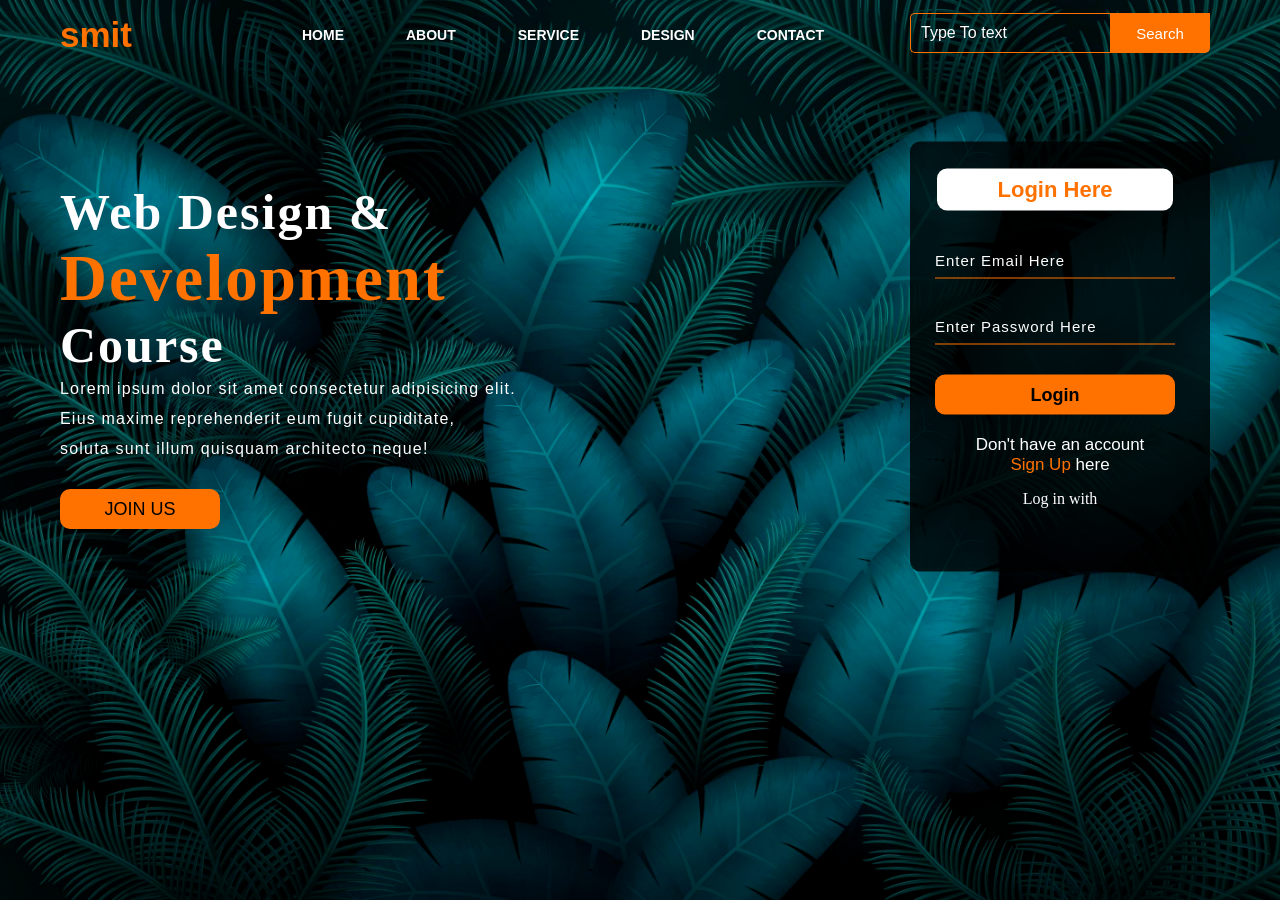
<file: web-template/html/in.html>
<!DOCTYPE html>
<html lang="en">

<head>
    <meta charset="UTF-8">
    <meta name="viewport" content="width=device-width, initial-scale=1.0">
    <title>Webpage Design</title>
    <link rel="stylesheet" href="sm.css">

</head>

<body>
    <div class="main">
        <div class="navbar">
            <div class="icon">
                <h2 class="logo">smit</h2>
            </div>
            <div class="menu">
                <ul>
                    <li><a href="#">HOME</a></li>
                    <li><a href="#">ABOUT</a></li>
                    <li><a href="#">SERVICE</a></li>
                    <li><a href="#">DESIGN</a></li>
                    <li><a href="#">CONTACT</a></li>
                </ul>
            </div>

            <div class="search">
                <input class="srch" type="search" name="" id="" placeholder="Type To text">
                <a href="#"><button class="btn">Search</button></a>
            </div>

        </div>
        <div class="content">
            <h1>Web Design & <br> <span>Development</span> <br> Course</h1>
            <p class="par">Lorem ipsum dolor sit amet consectetur adipisicing elit. <br> Eius maxime reprehenderit eum
                fugit
                cupiditate,<br> soluta sunt illum quisquam architecto neque!</p>

            <button class="cn"><a href="#">JOIN US</a></button>

            <div class="form">
                <h2>Login Here</h2>
                <input type="email" name="email" id="" placeholder="Enter Email Here">
                <input type="password" name="" id="" placeholder="Enter Password Here">
                <button class="btnn"><a href="#">Login</a></button>

                <p class="link">Don't have an account<br>
                    <a href="#">Sign Up</a> here
                </p>
                <p class="liw">Log in with</p>
            </div>
        </div>
    </div>
</body>

</html>
</file>
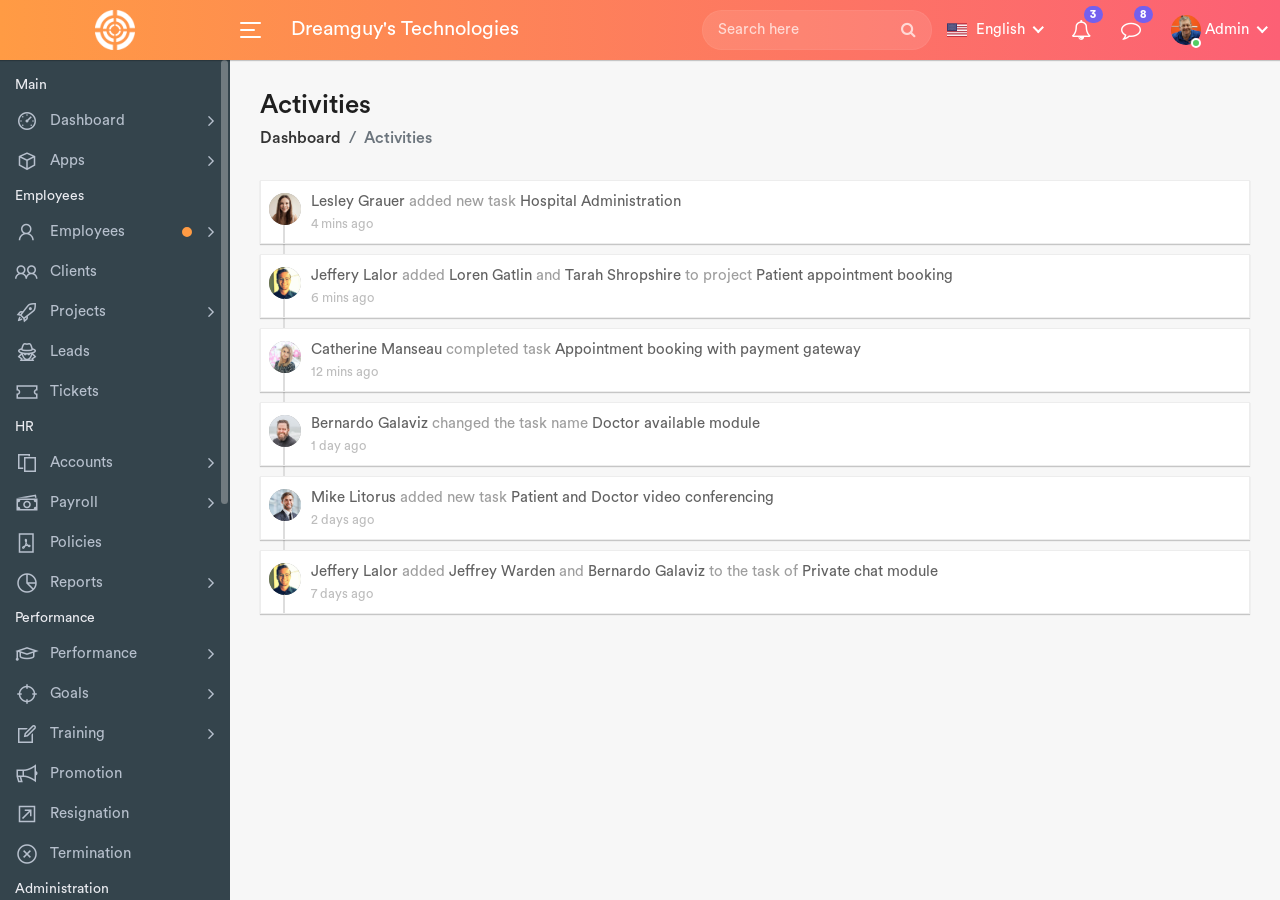
<file: web-template/orange/activities.html>
﻿<!DOCTYPE html>
<html lang="en">
    <head>
        <meta charset="utf-8">
        <meta name="viewport" content="width=device-width, initial-scale=1.0, user-scalable=0">
        <meta name="description" content="Smarthr - Bootstrap Admin Template">
		<meta name="keywords" content="admin, estimates, bootstrap, business, corporate, creative, management, minimal, modern, accounts, invoice, html5, responsive, CRM, Projects">
        <meta name="author" content="Dreamguys - Bootstrap Admin Template">
        <meta name="robots" content="noindex, nofollow">
        <title>Activities - HRMS admin template</title>
		
		<!-- Favicon -->
        <link rel="shortcut icon" type="image/x-icon" href="assets\img\favicon.png">
		
		<!-- Bootstrap CSS -->
        <link rel="stylesheet" href="assets\css\bootstrap.min.css">
		
		<!-- Fontawesome CSS -->
        <link rel="stylesheet" href="assets\css\font-awesome.min.css">
		
		<!-- Lineawesome CSS -->
        <link rel="stylesheet" href="assets\css\line-awesome.min.css">
		
		<!-- Main CSS -->
        <link rel="stylesheet" href="assets\css\style.css">
		
		<!-- HTML5 shim and Respond.js IE8 support of HTML5 elements and media queries -->
		<!--[if lt IE 9]>
			<script src="assets/js/html5shiv.min.js"></script>
			<script src="assets/js/respond.min.js"></script>
		<![endif]-->
    </head>
    <body>
	
		<!-- Main Wrapper -->
        <div class="main-wrapper">
		
			<!-- Header -->
            <div class="header">
			
				<!-- Logo -->
                <div class="header-left">
                    <a href="index.html" class="logo">
						<img src="assets\img\logo.png" width="40" height="40" alt="">
					</a>
                </div>
				<!-- /Logo -->
				
				<a id="toggle_btn" href="javascript:void(0);">
					<span class="bar-icon">
						<span></span>
						<span></span>
						<span></span>
					</span>
				</a>
				
				<!-- Header Title -->
                <div class="page-title-box">
					<h3>Dreamguy's Technologies</h3>
                </div>
				<!-- /Header Title -->
				
				<a id="mobile_btn" class="mobile_btn" href="#sidebar"><i class="fa fa-bars"></i></a>
				
				<!-- Header Menu -->
				<ul class="nav user-menu">
				
					<!-- Search -->
					<li class="nav-item">
						<div class="top-nav-search">
							<a href="javascript:void(0);" class="responsive-search">
								<i class="fa fa-search"></i>
						   </a>
							<form action="search.html">
								<input class="form-control" type="text" placeholder="Search here">
								<button class="btn" type="submit"><i class="fa fa-search"></i></button>
							</form>
						</div>
					</li>
					<!-- /Search -->
					
					<!-- Flag -->
					<li class="nav-item dropdown has-arrow flag-nav">
						<a class="nav-link dropdown-toggle" data-toggle="dropdown" href="#" role="button">
							<img src="assets\img\flags\us.png" alt="" height="20"> <span>English</span>
						</a>
						<div class="dropdown-menu dropdown-menu-right">
							<a href="javascript:void(0);" class="dropdown-item">
								<img src="assets\img\flags\us.png" alt="" height="16"> English
							</a>
							<a href="javascript:void(0);" class="dropdown-item">
								<img src="assets\img\flags\fr.png" alt="" height="16"> French
							</a>
							<a href="javascript:void(0);" class="dropdown-item">
								<img src="assets\img\flags\es.png" alt="" height="16"> Spanish
							</a>
							<a href="javascript:void(0);" class="dropdown-item">
								<img src="assets\img\flags\de.png" alt="" height="16"> German
							</a>
						</div>
					</li>
					<!-- /Flag -->
					
					<!-- Notifications -->
					<li class="nav-item dropdown">
						<a href="#" class="dropdown-toggle nav-link" data-toggle="dropdown">
							<i class="fa fa-bell-o"></i> <span class="badge badge-pill">3</span>
						</a>
						<div class="dropdown-menu notifications">
							<div class="topnav-dropdown-header">
								<span class="notification-title">Notifications</span>
								<a href="javascript:void(0)" class="clear-noti"> Clear All </a>
							</div>
							<div class="noti-content">
								<ul class="notification-list">
									<li class="notification-message">
										<a href="activities.html">
											<div class="media">
												<span class="avatar">
													<img alt="" src="assets\img\profiles\avatar-02.jpg">
												</span>
												<div class="media-body">
													<p class="noti-details"><span class="noti-title">John Doe</span> added new task <span class="noti-title">Patient appointment booking</span></p>
													<p class="noti-time"><span class="notification-time">4 mins ago</span></p>
												</div>
											</div>
										</a>
									</li>
									<li class="notification-message">
										<a href="activities.html">
											<div class="media">
												<span class="avatar">
													<img alt="" src="assets\img\profiles\avatar-03.jpg">
												</span>
												<div class="media-body">
													<p class="noti-details"><span class="noti-title">Tarah Shropshire</span> changed the task name <span class="noti-title">Appointment booking with payment gateway</span></p>
													<p class="noti-time"><span class="notification-time">6 mins ago</span></p>
												</div>
											</div>
										</a>
									</li>
									<li class="notification-message">
										<a href="activities.html">
											<div class="media">
												<span class="avatar">
													<img alt="" src="assets\img\profiles\avatar-06.jpg">
												</span>
												<div class="media-body">
													<p class="noti-details"><span class="noti-title">Misty Tison</span> added <span class="noti-title">Domenic Houston</span> and <span class="noti-title">Claire Mapes</span> to project <span class="noti-title">Doctor available module</span></p>
													<p class="noti-time"><span class="notification-time">8 mins ago</span></p>
												</div>
											</div>
										</a>
									</li>
									<li class="notification-message">
										<a href="activities.html">
											<div class="media">
												<span class="avatar">
													<img alt="" src="assets\img\profiles\avatar-17.jpg">
												</span>
												<div class="media-body">
													<p class="noti-details"><span class="noti-title">Rolland Webber</span> completed task <span class="noti-title">Patient and Doctor video conferencing</span></p>
													<p class="noti-time"><span class="notification-time">12 mins ago</span></p>
												</div>
											</div>
										</a>
									</li>
									<li class="notification-message">
										<a href="activities.html">
											<div class="media">
												<span class="avatar">
													<img alt="" src="assets\img\profiles\avatar-13.jpg">
												</span>
												<div class="media-body">
													<p class="noti-details"><span class="noti-title">Bernardo Galaviz</span> added new task <span class="noti-title">Private chat module</span></p>
													<p class="noti-time"><span class="notification-time">2 days ago</span></p>
												</div>
											</div>
										</a>
									</li>
								</ul>
							</div>
							<div class="topnav-dropdown-footer">
								<a href="activities.html">View all Notifications</a>
							</div>
						</div>
					</li>
					<!-- /Notifications -->
					
					<!-- Message Notifications -->
					<li class="nav-item dropdown">
						<a href="#" class="dropdown-toggle nav-link" data-toggle="dropdown">
							<i class="fa fa-comment-o"></i> <span class="badge badge-pill">8</span>
						</a>
						<div class="dropdown-menu notifications">
							<div class="topnav-dropdown-header">
								<span class="notification-title">Messages</span>
								<a href="javascript:void(0)" class="clear-noti"> Clear All </a>
							</div>
							<div class="noti-content">
								<ul class="notification-list">
									<li class="notification-message">
										<a href="chat.html">
											<div class="list-item">
												<div class="list-left">
													<span class="avatar">
														<img alt="" src="assets\img\profiles\avatar-09.jpg">
													</span>
												</div>
												<div class="list-body">
													<span class="message-author">Richard Miles </span>
													<span class="message-time">12:28 AM</span>
													<div class="clearfix"></div>
													<span class="message-content">Lorem ipsum dolor sit amet, consectetur adipiscing</span>
												</div>
											</div>
										</a>
									</li>
									<li class="notification-message">
										<a href="chat.html">
											<div class="list-item">
												<div class="list-left">
													<span class="avatar">
														<img alt="" src="assets\img\profiles\avatar-02.jpg">
													</span>
												</div>
												<div class="list-body">
													<span class="message-author">John Doe</span>
													<span class="message-time">6 Mar</span>
													<div class="clearfix"></div>
													<span class="message-content">Lorem ipsum dolor sit amet, consectetur adipiscing</span>
												</div>
											</div>
										</a>
									</li>
									<li class="notification-message">
										<a href="chat.html">
											<div class="list-item">
												<div class="list-left">
													<span class="avatar">
														<img alt="" src="assets\img\profiles\avatar-03.jpg">
													</span>
												</div>
												<div class="list-body">
													<span class="message-author"> Tarah Shropshire </span>
													<span class="message-time">5 Mar</span>
													<div class="clearfix"></div>
													<span class="message-content">Lorem ipsum dolor sit amet, consectetur adipiscing</span>
												</div>
											</div>
										</a>
									</li>
									<li class="notification-message">
										<a href="chat.html">
											<div class="list-item">
												<div class="list-left">
													<span class="avatar">
														<img alt="" src="assets\img\profiles\avatar-05.jpg">
													</span>
												</div>
												<div class="list-body">
													<span class="message-author">Mike Litorus</span>
													<span class="message-time">3 Mar</span>
													<div class="clearfix"></div>
													<span class="message-content">Lorem ipsum dolor sit amet, consectetur adipiscing</span>
												</div>
											</div>
										</a>
									</li>
									<li class="notification-message">
										<a href="chat.html">
											<div class="list-item">
												<div class="list-left">
													<span class="avatar">
														<img alt="" src="assets\img\profiles\avatar-08.jpg">
													</span>
												</div>
												<div class="list-body">
													<span class="message-author"> Catherine Manseau </span>
													<span class="message-time">27 Feb</span>
													<div class="clearfix"></div>
													<span class="message-content">Lorem ipsum dolor sit amet, consectetur adipiscing</span>
												</div>
											</div>
										</a>
									</li>
								</ul>
							</div>
							<div class="topnav-dropdown-footer">
								<a href="chat.html">View all Messages</a>
							</div>
						</div>
					</li>
					<!-- /Message Notifications -->

					<li class="nav-item dropdown has-arrow main-drop">
						<a href="#" class="dropdown-toggle nav-link" data-toggle="dropdown">
							<span class="user-img"><img src="assets\img\profiles\avatar-21.jpg" alt="">
							<span class="status online"></span></span>
							<span>Admin</span>
						</a>
						<div class="dropdown-menu">
							<a class="dropdown-item" href="profile.html">My Profile</a>
							<a class="dropdown-item" href="settings.html">Settings</a>
							<a class="dropdown-item" href="login.html">Logout</a>
						</div>
					</li>
				</ul>
				<!-- /Header Menu -->
				
				<!-- Mobile Menu -->
				<div class="dropdown mobile-user-menu">
					<a href="#" class="nav-link dropdown-toggle" data-toggle="dropdown" aria-expanded="false"><i class="fa fa-ellipsis-v"></i></a>
					<div class="dropdown-menu dropdown-menu-right">
						<a class="dropdown-item" href="profile.html">My Profile</a>
						<a class="dropdown-item" href="settings.html">Settings</a>
						<a class="dropdown-item" href="login.html">Logout</a>
					</div>
				</div>
				<!-- /Mobile Menu -->
				
            </div>
			<!-- /Header -->
			
			<!-- Sidebar -->
            <div class="sidebar" id="sidebar">
                <div class="sidebar-inner slimscroll">
					<div id="sidebar-menu" class="sidebar-menu">
						<ul>
							<li class="menu-title"> 
								<span>Main</span>
							</li>
							<li class="submenu">
								<a href="#"><i class="la la-dashboard"></i> <span> Dashboard</span> <span class="menu-arrow"></span></a>
								<ul style="display: none;">
									<li><a href="index.html">Admin Dashboard</a></li>
									<li><a href="employee-dashboard.html">Employee Dashboard</a></li>
								</ul>
							</li>
							<li class="submenu">
								<a href="#"><i class="la la-cube"></i> <span> Apps</span> <span class="menu-arrow"></span></a>
								<ul style="display: none;">
									<li><a href="chat.html">Chat</a></li>
									<li class="submenu">
										<a href="#"><span> Calls</span> <span class="menu-arrow"></span></a>
										<ul style="display: none;">
											<li><a href="voice-call.html">Voice Call</a></li>
											<li><a href="video-call.html">Video Call</a></li>
											<li><a href="outgoing-call.html">Outgoing Call</a></li>
											<li><a href="incoming-call.html">Incoming Call</a></li>
										</ul>
									</li>
									<li><a href="events.html">Calendar</a></li>
									<li><a href="contacts.html">Contacts</a></li>
									<li><a href="inbox.html">Email</a></li>
									<li><a href="file-manager.html">File Manager</a></li>
								</ul>
							</li>
							<li class="menu-title"> 
								<span>Employees</span>
							</li>
							<li class="submenu">
								<a href="#" class="noti-dot"><i class="la la-user"></i> <span> Employees</span> <span class="menu-arrow"></span></a>
								<ul style="display: none;">
									<li><a href="employees.html">All Employees</a></li>
									<li><a href="holidays.html">Holidays</a></li>
									<li><a href="leaves.html">Leaves (Admin) <span class="badge badge-pill bg-primary float-right">1</span></a></li>
									<li><a href="leaves-employee.html">Leaves (Employee)</a></li>
									<li><a href="leave-settings.html">Leave Settings</a></li>
									<li><a href="attendance.html">Attendance (Admin)</a></li>
									<li><a href="attendance-employee.html">Attendance (Employee)</a></li>
									<li><a href="departments.html">Departments</a></li>
									<li><a href="designations.html">Designations</a></li>
									<li><a href="timesheet.html">Timesheet</a></li>
									<li><a href="overtime.html">Overtime</a></li>
								</ul>
							</li>
							<li> 
								<a href="clients.html"><i class="la la-users"></i> <span>Clients</span></a>
							</li>
							<li class="submenu">
								<a href="#"><i class="la la-rocket"></i> <span> Projects</span> <span class="menu-arrow"></span></a>
								<ul style="display: none;">
									<li><a href="projects.html">Projects</a></li>
									<li><a href="tasks.html">Tasks</a></li>
									<li><a href="task-board.html">Task Board</a></li>
								</ul>
							</li>
							<li> 
								<a href="leads.html"><i class="la la-user-secret"></i> <span>Leads</span></a>
							</li>
							<li> 
								<a href="tickets.html"><i class="la la-ticket"></i> <span>Tickets</span></a>
							</li>
							<li class="menu-title"> 
								<span>HR</span>
							</li>
							<li class="submenu">
								<a href="#"><i class="la la-files-o"></i> <span> Accounts </span> <span class="menu-arrow"></span></a>
								<ul style="display: none;">
									<li><a href="estimates.html">Estimates</a></li>
									<li><a href="invoices.html">Invoices</a></li>
									<li><a href="payments.html">Payments</a></li>
									<li><a href="expenses.html">Expenses</a></li>
									<li><a href="provident-fund.html">Provident Fund</a></li>
									<li><a href="taxes.html">Taxes</a></li>
								</ul>
							</li>
							<li class="submenu">
								<a href="#"><i class="la la-money"></i> <span> Payroll </span> <span class="menu-arrow"></span></a>
								<ul style="display: none;">
									<li><a href="salary.html"> Employee Salary </a></li>
									<li><a href="salary-view.html"> Payslip </a></li>
									<li><a href="payroll-items.html"> Payroll Items </a></li>
								</ul>
							</li>
							<li> 
								<a href="policies.html"><i class="la la-file-pdf-o"></i> <span>Policies</span></a>
							</li>
							<li class="submenu">
								<a href="#"><i class="la la-pie-chart"></i> <span> Reports </span> <span class="menu-arrow"></span></a>
								<ul style="display: none;">
									<li><a href="expense-reports.html"> Expense Report </a></li>
									<li><a href="invoice-reports.html"> Invoice Report </a></li>
								</ul>
							</li>
							<li class="menu-title"> 
								<span>Performance</span>
							</li>
							<li class="submenu">
								<a href="#"><i class="la la-graduation-cap"></i> <span> Performance </span> <span class="menu-arrow"></span></a>
								<ul style="display: none;">
									<li><a href="performance-indicator.html"> Performance Indicator </a></li>
									<li><a href="performance.html"> Performance Review </a></li>
									<li><a href="performance-appraisal.html"> Performance Appraisal </a></li>
								</ul>
							</li>
							<li class="submenu">
								<a href="#"><i class="la la-crosshairs"></i> <span> Goals </span> <span class="menu-arrow"></span></a>
								<ul style="display: none;">
									<li><a href="goal-tracking.html"> Goal List </a></li>
									<li><a href="goal-type.html"> Goal Type </a></li>
								</ul>
							</li>
							<li class="submenu">
								<a href="#"><i class="la la-edit"></i> <span> Training </span> <span class="menu-arrow"></span></a>
								<ul style="display: none;">
									<li><a href="training.html"> Training List </a></li>
									<li><a href="trainers.html"> Trainers</a></li>
									<li><a href="training-type.html"> Training Type </a></li>
								</ul>
							</li>
							<li><a href="promotion.html"><i class="la la-bullhorn"></i> <span>Promotion</span></a></li>
							<li><a href="resignation.html"><i class="la la-external-link-square"></i> <span>Resignation</span></a></li>
							<li><a href="termination.html"><i class="la la-times-circle"></i> <span>Termination</span></a></li>
							<li class="menu-title"> 
								<span>Administration</span>
							</li>
							<li> 
								<a href="assets.html"><i class="la la-object-ungroup"></i> <span>Assets</span></a>
							</li>
							<li class="submenu">
								<a href="#"><i class="la la-briefcase"></i> <span> Jobs </span> <span class="menu-arrow"></span></a>
								<ul style="display: none;">
									<li><a href="jobs.html"> Manage Jobs </a></li>
									<li><a href="job-applicants.html"> Applied Candidates </a></li>
								</ul>
							</li>
							<li> 
								<a href="knowledgebase.html"><i class="la la-question"></i> <span>Knowledgebase</span></a>
							</li>
							<li class="active"> 
								<a href="activities.html"><i class="la la-bell"></i> <span>Activities</span></a>
							</li>
							<li> 
								<a href="users.html"><i class="la la-user-plus"></i> <span>Users</span></a>
							</li>
							<li> 
								<a href="settings.html"><i class="la la-cog"></i> <span>Settings</span></a>
							</li>
							<li class="menu-title"> 
								<span>Pages</span>
							</li>
							<li class="submenu">
								<a href="#"><i class="la la-user"></i> <span> Profile </span> <span class="menu-arrow"></span></a>
								<ul style="display: none;">
									<li><a href="profile.html"> Employee Profile </a></li>
									<li><a href="client-profile.html"> Client Profile </a></li>
								</ul>
							</li>
							<li class="submenu">
								<a href="#"><i class="la la-key"></i> <span> Authentication </span> <span class="menu-arrow"></span></a>
								<ul style="display: none;">
									<li><a href="login.html"> Login </a></li>
									<li><a href="register.html"> Register </a></li>
									<li><a href="forgot-password.html"> Forgot Password </a></li>
									<li><a href="otp.html"> OTP </a></li>
									<li><a href="lock-screen.html"> Lock Screen </a></li>
								</ul>
							</li>
							<li class="submenu">
								<a href="#"><i class="la la-exclamation-triangle"></i> <span> Error Pages </span> <span class="menu-arrow"></span></a>
								<ul style="display: none;">
									<li><a href="error-404.html">404 Error </a></li>
									<li><a href="error-500.html">500 Error </a></li>
								</ul>
							</li>
							<li class="submenu">
								<a href="#"><i class="la la-columns"></i> <span> Pages </span> <span class="menu-arrow"></span></a>
								<ul style="display: none;">
									<li><a href="search.html"> Search </a></li>
									<li><a href="faq.html"> FAQ </a></li>
									<li><a href="terms.html"> Terms </a></li>
									<li><a href="privacy-policy.html"> Privacy Policy </a></li>
									<li><a href="blank-page.html"> Blank Page </a></li>
								</ul>
							</li>
							<li class="menu-title"> 
								<span>UI Interface</span>
							</li>
							<li> 
								<a href="components.html"><i class="la la-puzzle-piece"></i> <span>Components</span></a>
							</li>
							<li class="submenu">
								<a href="#"><i class="la la-object-group"></i> <span> Forms </span> <span class="menu-arrow"></span></a>
								<ul style="display: none;">
									<li><a href="form-basic-inputs.html">Basic Inputs </a></li>
									<li><a href="form-input-groups.html">Input Groups </a></li>
									<li><a href="form-horizontal.html">Horizontal Form </a></li>
									<li><a href="form-vertical.html"> Vertical Form </a></li>
									<li><a href="form-mask.html"> Form Mask </a></li>
									<li><a href="form-validation.html"> Form Validation </a></li>
								</ul>
							</li>
							<li class="submenu">
								<a href="#"><i class="la la-table"></i> <span> Tables </span> <span class="menu-arrow"></span></a>
								<ul style="display: none;">
									<li><a href="tables-basic.html">Basic Tables </a></li>
									<li><a href="data-tables.html">Data Table </a></li>
								</ul>
							</li>
							<li class="menu-title"> 
								<span>Extras</span>
							</li>
							<li> 
								<a href="#"><i class="la la-file-text"></i> <span>Documentation</span></a>
							</li>
							<li> 
								<a href="javascript:void(0);"><i class="la la-info"></i> <span>Change Log</span> <span class="badge badge-primary ml-auto">v3.2</span></a>
							</li>
							<li class="submenu">
								<a href="javascript:void(0);"><i class="la la-share-alt"></i> <span>Multi Level</span> <span class="menu-arrow"></span></a>
								<ul style="display: none;">
									<li class="submenu">
										<a href="javascript:void(0);"> <span>Level 1</span> <span class="menu-arrow"></span></a>
										<ul style="display: none;">
											<li><a href="javascript:void(0);"><span>Level 2</span></a></li>
											<li class="submenu">
												<a href="javascript:void(0);"> <span> Level 2</span> <span class="menu-arrow"></span></a>
												<ul style="display: none;">
													<li><a href="javascript:void(0);">Level 3</a></li>
													<li><a href="javascript:void(0);">Level 3</a></li>
												</ul>
											</li>
											<li><a href="javascript:void(0);"> <span>Level 2</span></a></li>
										</ul>
									</li>
									<li>
										<a href="javascript:void(0);"> <span>Level 1</span></a>
									</li>
								</ul>
							</li>
						</ul>
					</div>
                </div>
            </div>
			<!-- /Sidebar -->
			
			<!-- Page Wrapper -->
            <div class="page-wrapper">
			
				<!-- Page Content -->
                <div class="content">
					
					<!-- Page Header -->
					<div class="page-header">
						<div class="row">
							<div class="col-sm-12">
								<h3 class="page-title">Activities</h3>
								<ul class="breadcrumb">
									<li class="breadcrumb-item"><a href="index.html">Dashboard</a></li>
									<li class="breadcrumb-item active">Activities</li>
								</ul>
							</div>
						</div>
					</div>
					<!-- /Page Header -->
					
					<div class="row">
						<div class="col-md-12">
							<div class="activity">
								<div class="activity-box">
									<ul class="activity-list">
										<li>
											<div class="activity-user">
												<a href="profile.html" title="Lesley Grauer" data-toggle="tooltip" class="avatar">
													<img src="assets\img\profiles\avatar-01.jpg" alt="">
												</a>
											</div>
											<div class="activity-content">
												<div class="timeline-content">
													<a href="profile.html" class="name">Lesley Grauer</a> added new task <a href="#">Hospital Administration</a>
													<span class="time">4 mins ago</span>
												</div>
											</div>
										</li>
										<li>
											<div class="activity-user">
												<a href="profile.html" class="avatar" title="Jeffery Lalor" data-toggle="tooltip">
													<img src="assets\img\profiles\avatar-16.jpg" alt="">
												</a>
											</div>
											<div class="activity-content">
												<div class="timeline-content">
													<a href="profile.html" class="name">Jeffery Lalor</a> added <a href="profile.html" class="name">Loren Gatlin</a> and <a href="profile.html" class="name">Tarah Shropshire</a> to project <a href="#">Patient appointment booking</a>
													<span class="time">6 mins ago</span>
												</div>
											</div>
										</li>
										<li>
											<div class="activity-user">
												<a href="profile.html" title="Catherine Manseau" data-toggle="tooltip" class="avatar">
													<img src="assets\img\profiles\avatar-08.jpg" alt="">
												</a>
											</div>
											<div class="activity-content">
												<div class="timeline-content">
													<a href="profile.html" class="name">Catherine Manseau</a> completed task <a href="#">Appointment booking with payment gateway</a>
													<span class="time">12 mins ago</span>
												</div>
											</div>
										</li>
										<li>
											<div class="activity-user">
												<a href="#" title="Bernardo Galaviz" data-toggle="tooltip" class="avatar">
													<img src="assets\img\profiles\avatar-13.jpg" alt="">
												</a>
											</div>
											<div class="activity-content">
												<div class="timeline-content">
													<a href="profile.html" class="name">Bernardo Galaviz</a> changed the task name <a href="#">Doctor available module</a>
													<span class="time">1 day ago</span>
												</div>
											</div>
										</li>
										<li>
											<div class="activity-user">
												<a href="profile.html" title="Mike Litorus" data-toggle="tooltip" class="avatar">
													<img src="assets\img\profiles\avatar-05.jpg" alt="">
												</a>
											</div>
											<div class="activity-content">
												<div class="timeline-content">
													<a href="profile.html" class="name">Mike Litorus</a> added new task <a href="#">Patient and Doctor video conferencing</a>
													<span class="time">2 days ago</span>
												</div>
											</div>
										</li>
										<li>
											<div class="activity-user">
												<a href="profile.html" title="Jeffery Lalor" data-toggle="tooltip" class="avatar">
													<img src="assets\img\profiles\avatar-16.jpg" alt="">
												</a>
											</div>
											<div class="activity-content">
												<div class="timeline-content">
													<a href="profile.html" class="name">Jeffery Lalor</a> added <a href="profile.html" class="name">Jeffrey Warden</a> and <a href="profile.html" class="name">Bernardo Galaviz</a> to the task of <a href="#">Private chat module</a>
													<span class="time">7 days ago</span>
												</div>
											</div>
										</li>
									</ul>
								</div>
							</div>
						</div>
					</div>
                </div>
				<!-- /Page Content -->

            </div>
			<!-- /Page Wrapper -->

        </div>
		<!-- /Main Wrapper -->

		<!-- jQuery -->
        <script src="assets\js\jquery-3.2.1.min.js"></script>

		<!-- Bootstrap Core JS -->
        <script src="assets\js\popper.min.js"></script>
        <script src="assets\js\bootstrap.min.js"></script>

		<!-- Slimscroll JS -->
		<script src="assets\js\jquery.slimscroll.min.js"></script>

		<!-- Custom JS -->
		<script src="assets\js\app.js"></script>

    </body>
</html>
</file>
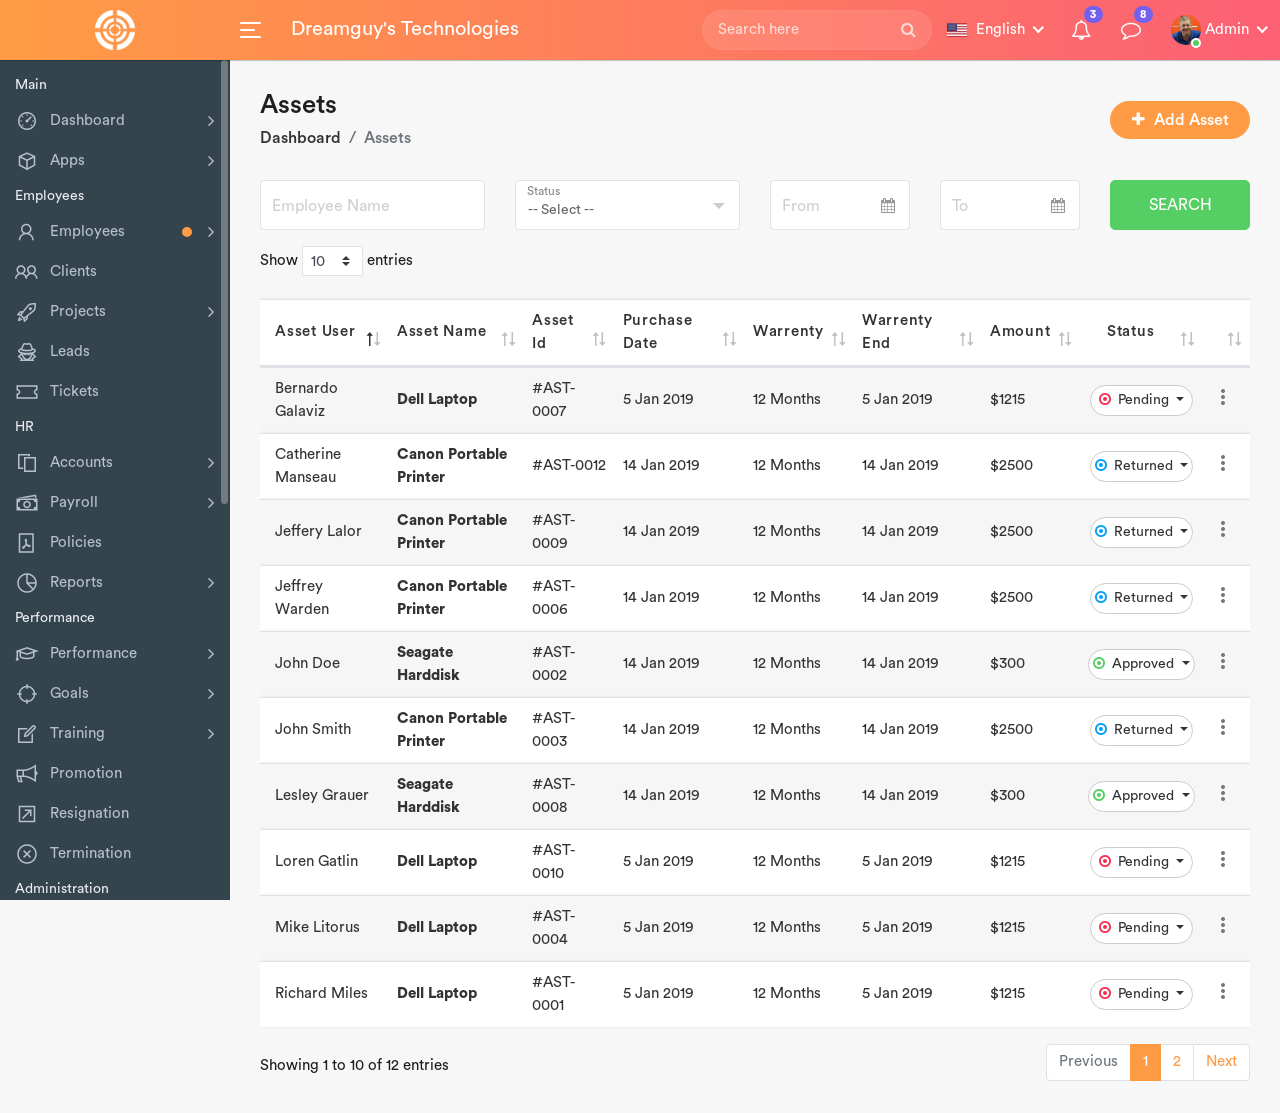
<file: web-template/orange/assets.html>
﻿<!DOCTYPE html>
<html lang="en">
    <head>
        <meta charset="utf-8">
        <meta name="viewport" content="width=device-width, initial-scale=1.0, user-scalable=0">
        <meta name="description" content="Smarthr - Bootstrap Admin Template">
		<meta name="keywords" content="admin, estimates, bootstrap, business, corporate, creative, management, minimal, modern, accounts, invoice, html5, responsive, CRM, Projects">
        <meta name="author" content="Dreamguys - Bootstrap Admin Template">
        <meta name="robots" content="noindex, nofollow">
        <title>Assets - HRMS admin template</title>
		
		<!-- Favicon -->
        <link rel="shortcut icon" type="image/x-icon" href="assets\img\favicon.png">
		
		<!-- Bootstrap CSS -->
        <link rel="stylesheet" href="assets\css\bootstrap.min.css">
		
		<!-- Fontawesome CSS -->
        <link rel="stylesheet" href="assets\css\font-awesome.min.css">
		
		<!-- Lineawesome CSS -->
		<link rel="stylesheet" href="assets\css\line-awesome.min.css">
		
		<!-- Datatable CSS -->
		<link rel="stylesheet" href="assets\css\dataTables.bootstrap4.min.css">
		
		<!-- Select2 CSS -->
		<link rel="stylesheet" href="assets\css\select2.min.css">
		
		<!-- Datetimepicker CSS -->
		<link rel="stylesheet" href="assets\css\bootstrap-datetimepicker.min.css">
		
		<!-- Main CSS -->
        <link rel="stylesheet" href="assets\css\style.css">
		
		<!-- HTML5 shim and Respond.js IE8 support of HTML5 elements and media queries -->
		<!--[if lt IE 9]>
			<script src="assets/js/html5shiv.min.js"></script>
			<script src="assets/js/respond.min.js"></script>
		<![endif]-->
    </head>
    <body>
		<!-- Main Wrapper -->
        <div class="main-wrapper">
		
			<!-- Header -->
            <div class="header">
			
				<!-- Logo -->
                <div class="header-left">
                    <a href="index.html" class="logo">
						<img src="assets\img\logo.png" width="40" height="40" alt="">
					</a>
                </div>
				<!-- /Logo -->
				
				<a id="toggle_btn" href="javascript:void(0);">
					<span class="bar-icon">
						<span></span>
						<span></span>
						<span></span>
					</span>
				</a>
				
				<!-- Header Title -->
                <div class="page-title-box">
					<h3>Dreamguy's Technologies</h3>
                </div>
				<!-- /Header Title -->
				
				<a id="mobile_btn" class="mobile_btn" href="#sidebar"><i class="fa fa-bars"></i></a>
				
				<!-- Header Menu -->
				<ul class="nav user-menu">
				
					<!-- Search -->
					<li class="nav-item">
						<div class="top-nav-search">
							<a href="javascript:void(0);" class="responsive-search">
								<i class="fa fa-search"></i>
						   </a>
							<form action="search.html">
								<input class="form-control" type="text" placeholder="Search here">
								<button class="btn" type="submit"><i class="fa fa-search"></i></button>
							</form>
						</div>
					</li>
					<!-- /Search -->
				
					<!-- Flag -->
					<li class="nav-item dropdown has-arrow flag-nav">
						<a class="nav-link dropdown-toggle" data-toggle="dropdown" href="#" role="button">
							<img src="assets\img\flags\us.png" alt="" height="20"> <span>English</span>
						</a>
						<div class="dropdown-menu dropdown-menu-right">
							<a href="javascript:void(0);" class="dropdown-item">
								<img src="assets\img\flags\us.png" alt="" height="16"> English
							</a>
							<a href="javascript:void(0);" class="dropdown-item">
								<img src="assets\img\flags\fr.png" alt="" height="16"> French
							</a>
							<a href="javascript:void(0);" class="dropdown-item">
								<img src="assets\img\flags\es.png" alt="" height="16"> Spanish
							</a>
							<a href="javascript:void(0);" class="dropdown-item">
								<img src="assets\img\flags\de.png" alt="" height="16"> German
							</a>
						</div>
					</li>
					<!-- /Flag -->
				
					<!-- Notifications -->
					<li class="nav-item dropdown">
						<a href="#" class="dropdown-toggle nav-link" data-toggle="dropdown">
							<i class="fa fa-bell-o"></i> <span class="badge badge-pill">3</span>
						</a>
						<div class="dropdown-menu notifications">
							<div class="topnav-dropdown-header">
								<span class="notification-title">Notifications</span>
								<a href="javascript:void(0)" class="clear-noti"> Clear All </a>
							</div>
							<div class="noti-content">
								<ul class="notification-list">
									<li class="notification-message">
										<a href="activities.html">
											<div class="media">
												<span class="avatar">
													<img alt="" src="assets\img\profiles\avatar-02.jpg">
												</span>
												<div class="media-body">
													<p class="noti-details"><span class="noti-title">John Doe</span> added new task <span class="noti-title">Patient appointment booking</span></p>
													<p class="noti-time"><span class="notification-time">4 mins ago</span></p>
												</div>
											</div>
										</a>
									</li>
									<li class="notification-message">
										<a href="activities.html">
											<div class="media">
												<span class="avatar">
													<img alt="" src="assets\img\profiles\avatar-03.jpg">
												</span>
												<div class="media-body">
													<p class="noti-details"><span class="noti-title">Tarah Shropshire</span> changed the task name <span class="noti-title">Appointment booking with payment gateway</span></p>
													<p class="noti-time"><span class="notification-time">6 mins ago</span></p>
												</div>
											</div>
										</a>
									</li>
									<li class="notification-message">
										<a href="activities.html">
											<div class="media">
												<span class="avatar">
													<img alt="" src="assets\img\profiles\avatar-06.jpg">
												</span>
												<div class="media-body">
													<p class="noti-details"><span class="noti-title">Misty Tison</span> added <span class="noti-title">Domenic Houston</span> and <span class="noti-title">Claire Mapes</span> to project <span class="noti-title">Doctor available module</span></p>
													<p class="noti-time"><span class="notification-time">8 mins ago</span></p>
												</div>
											</div>
										</a>
									</li>
									<li class="notification-message">
										<a href="activities.html">
											<div class="media">
												<span class="avatar">
													<img alt="" src="assets\img\profiles\avatar-17.jpg">
												</span>
												<div class="media-body">
													<p class="noti-details"><span class="noti-title">Rolland Webber</span> completed task <span class="noti-title">Patient and Doctor video conferencing</span></p>
													<p class="noti-time"><span class="notification-time">12 mins ago</span></p>
												</div>
											</div>
										</a>
									</li>
									<li class="notification-message">
										<a href="activities.html">
											<div class="media">
												<span class="avatar">
													<img alt="" src="assets\img\profiles\avatar-13.jpg">
												</span>
												<div class="media-body">
													<p class="noti-details"><span class="noti-title">Bernardo Galaviz</span> added new task <span class="noti-title">Private chat module</span></p>
													<p class="noti-time"><span class="notification-time">2 days ago</span></p>
												</div>
											</div>
										</a>
									</li>
								</ul>
							</div>
							<div class="topnav-dropdown-footer">
								<a href="activities.html">View all Notifications</a>
							</div>
						</div>
					</li>
					<!-- /Notifications -->
					
					<!-- Message Notifications -->
					<li class="nav-item dropdown">
						<a href="#" class="dropdown-toggle nav-link" data-toggle="dropdown">
							<i class="fa fa-comment-o"></i> <span class="badge badge-pill">8</span>
						</a>
						<div class="dropdown-menu notifications">
							<div class="topnav-dropdown-header">
								<span class="notification-title">Messages</span>
								<a href="javascript:void(0)" class="clear-noti"> Clear All </a>
							</div>
							<div class="noti-content">
								<ul class="notification-list">
									<li class="notification-message">
										<a href="chat.html">
											<div class="list-item">
												<div class="list-left">
													<span class="avatar">
														<img alt="" src="assets\img\profiles\avatar-09.jpg">
													</span>
												</div>
												<div class="list-body">
													<span class="message-author">Richard Miles </span>
													<span class="message-time">12:28 AM</span>
													<div class="clearfix"></div>
													<span class="message-content">Lorem ipsum dolor sit amet, consectetur adipiscing</span>
												</div>
											</div>
										</a>
									</li>
									<li class="notification-message">
										<a href="chat.html">
											<div class="list-item">
												<div class="list-left">
													<span class="avatar">
														<img alt="" src="assets\img\profiles\avatar-02.jpg">
													</span>
												</div>
												<div class="list-body">
													<span class="message-author">John Doe</span>
													<span class="message-time">6 Mar</span>
													<div class="clearfix"></div>
													<span class="message-content">Lorem ipsum dolor sit amet, consectetur adipiscing</span>
												</div>
											</div>
										</a>
									</li>
									<li class="notification-message">
										<a href="chat.html">
											<div class="list-item">
												<div class="list-left">
													<span class="avatar">
														<img alt="" src="assets\img\profiles\avatar-03.jpg">
													</span>
												</div>
												<div class="list-body">
													<span class="message-author"> Tarah Shropshire </span>
													<span class="message-time">5 Mar</span>
													<div class="clearfix"></div>
													<span class="message-content">Lorem ipsum dolor sit amet, consectetur adipiscing</span>
												</div>
											</div>
										</a>
									</li>
									<li class="notification-message">
										<a href="chat.html">
											<div class="list-item">
												<div class="list-left">
													<span class="avatar">
														<img alt="" src="assets\img\profiles\avatar-05.jpg">
													</span>
												</div>
												<div class="list-body">
													<span class="message-author">Mike Litorus</span>
													<span class="message-time">3 Mar</span>
													<div class="clearfix"></div>
													<span class="message-content">Lorem ipsum dolor sit amet, consectetur adipiscing</span>
												</div>
											</div>
										</a>
									</li>
									<li class="notification-message">
										<a href="chat.html">
											<div class="list-item">
												<div class="list-left">
													<span class="avatar">
														<img alt="" src="assets\img\profiles\avatar-08.jpg">
													</span>
												</div>
												<div class="list-body">
													<span class="message-author"> Catherine Manseau </span>
													<span class="message-time">27 Feb</span>
													<div class="clearfix"></div>
													<span class="message-content">Lorem ipsum dolor sit amet, consectetur adipiscing</span>
												</div>
											</div>
										</a>
									</li>
								</ul>
							</div>
							<div class="topnav-dropdown-footer">
								<a href="chat.html">View all Messages</a>
							</div>
						</div>
					</li>
					<!-- /Message Notifications -->

					<li class="nav-item dropdown has-arrow main-drop">
						<a href="#" class="dropdown-toggle nav-link" data-toggle="dropdown">
							<span class="user-img"><img src="assets\img\profiles\avatar-21.jpg" alt="">
							<span class="status online"></span></span>
							<span>Admin</span>
						</a>
						<div class="dropdown-menu">
							<a class="dropdown-item" href="profile.html">My Profile</a>
							<a class="dropdown-item" href="settings.html">Settings</a>
							<a class="dropdown-item" href="login.html">Logout</a>
						</div>
					</li>
				</ul>
				<!-- /Header Menu -->
				
				<!-- Mobile Menu -->
				<div class="dropdown mobile-user-menu">
					<a href="#" class="nav-link dropdown-toggle" data-toggle="dropdown" aria-expanded="false"><i class="fa fa-ellipsis-v"></i></a>
					<div class="dropdown-menu dropdown-menu-right">
						<a class="dropdown-item" href="profile.html">My Profile</a>
						<a class="dropdown-item" href="settings.html">Settings</a>
						<a class="dropdown-item" href="login.html">Logout</a>
					</div>
				</div>
				<!-- /Mobile Menu -->
				
            </div>
			<!-- /Header -->
			
			<!-- Sidebar -->
            <div class="sidebar" id="sidebar">
                <div class="sidebar-inner slimscroll">
					<div id="sidebar-menu" class="sidebar-menu">
						<ul>
							<li class="menu-title"> 
								<span>Main</span>
							</li>
							<li class="submenu">
								<a href="#"><i class="la la-dashboard"></i> <span> Dashboard</span> <span class="menu-arrow"></span></a>
								<ul style="display: none;">
									<li><a href="index.html">Admin Dashboard</a></li>
									<li><a href="employee-dashboard.html">Employee Dashboard</a></li>
								</ul>
							</li>
							<li class="submenu">
								<a href="#"><i class="la la-cube"></i> <span> Apps</span> <span class="menu-arrow"></span></a>
								<ul style="display: none;">
									<li><a href="chat.html">Chat</a></li>
									<li class="submenu">
										<a href="#"><span> Calls</span> <span class="menu-arrow"></span></a>
										<ul style="display: none;">
											<li><a href="voice-call.html">Voice Call</a></li>
											<li><a href="video-call.html">Video Call</a></li>
											<li><a href="outgoing-call.html">Outgoing Call</a></li>
											<li><a href="incoming-call.html">Incoming Call</a></li>
										</ul>
									</li>
									<li><a href="events.html">Calendar</a></li>
									<li><a href="contacts.html">Contacts</a></li>
									<li><a href="inbox.html">Email</a></li>
									<li><a href="file-manager.html">File Manager</a></li>
								</ul>
							</li>
							<li class="menu-title"> 
								<span>Employees</span>
							</li>
							<li class="submenu">
								<a href="#" class="noti-dot"><i class="la la-user"></i> <span> Employees</span> <span class="menu-arrow"></span></a>
								<ul style="display: none;">
									<li><a href="employees.html">All Employees</a></li>
									<li><a href="holidays.html">Holidays</a></li>
									<li><a href="leaves.html">Leaves (Admin) <span class="badge badge-pill bg-primary float-right">1</span></a></li>
									<li><a href="leaves-employee.html">Leaves (Employee)</a></li>
									<li><a href="leave-settings.html">Leave Settings</a></li>
									<li><a href="attendance.html">Attendance (Admin)</a></li>
									<li><a href="attendance-employee.html">Attendance (Employee)</a></li>
									<li><a href="departments.html">Departments</a></li>
									<li><a href="designations.html">Designations</a></li>
									<li><a href="timesheet.html">Timesheet</a></li>
									<li><a href="overtime.html">Overtime</a></li>
								</ul>
							</li>
							<li> 
								<a href="clients.html"><i class="la la-users"></i> <span>Clients</span></a>
							</li>
							<li class="submenu">
								<a href="#"><i class="la la-rocket"></i> <span> Projects</span> <span class="menu-arrow"></span></a>
								<ul style="display: none;">
									<li><a href="projects.html">Projects</a></li>
									<li><a href="tasks.html">Tasks</a></li>
									<li><a href="task-board.html">Task Board</a></li>
								</ul>
							</li>
							<li> 
								<a href="leads.html"><i class="la la-user-secret"></i> <span>Leads</span></a>
							</li>
							<li> 
								<a href="tickets.html"><i class="la la-ticket"></i> <span>Tickets</span></a>
							</li>
							<li class="menu-title"> 
								<span>HR</span>
							</li>
							<li class="submenu">
								<a href="#"><i class="la la-files-o"></i> <span> Accounts </span> <span class="menu-arrow"></span></a>
								<ul style="display: none;">
									<li><a href="estimates.html">Estimates</a></li>
									<li><a href="invoices.html">Invoices</a></li>
									<li><a href="payments.html">Payments</a></li>
									<li><a href="expenses.html">Expenses</a></li>
									<li><a href="provident-fund.html">Provident Fund</a></li>
									<li><a href="taxes.html">Taxes</a></li>
								</ul>
							</li>
							<li class="submenu">
								<a href="#"><i class="la la-money"></i> <span> Payroll </span> <span class="menu-arrow"></span></a>
								<ul style="display: none;">
									<li><a href="salary.html"> Employee Salary </a></li>
									<li><a href="salary-view.html"> Payslip </a></li>
									<li><a href="payroll-items.html"> Payroll Items </a></li>
								</ul>
							</li>
							<li> 
								<a href="policies.html"><i class="la la-file-pdf-o"></i> <span>Policies</span></a>
							</li>
							<li class="submenu">
								<a href="#"><i class="la la-pie-chart"></i> <span> Reports </span> <span class="menu-arrow"></span></a>
								<ul style="display: none;">
									<li><a href="expense-reports.html"> Expense Report </a></li>
									<li><a href="invoice-reports.html"> Invoice Report </a></li>
								</ul>
							</li>
							<li class="menu-title"> 
								<span>Performance</span>
							</li>
							<li class="submenu">
								<a href="#"><i class="la la-graduation-cap"></i> <span> Performance </span> <span class="menu-arrow"></span></a>
								<ul style="display: none;">
									<li><a href="performance-indicator.html"> Performance Indicator </a></li>
									<li><a href="performance.html"> Performance Review </a></li>
									<li><a href="performance-appraisal.html"> Performance Appraisal </a></li>
								</ul>
							</li>
							<li class="submenu">
								<a href="#"><i class="la la-crosshairs"></i> <span> Goals </span> <span class="menu-arrow"></span></a>
								<ul style="display: none;">
									<li><a href="goal-tracking.html"> Goal List </a></li>
									<li><a href="goal-type.html"> Goal Type </a></li>
								</ul>
							</li>
							<li class="submenu">
								<a href="#"><i class="la la-edit"></i> <span> Training </span> <span class="menu-arrow"></span></a>
								<ul style="display: none;">
									<li><a href="training.html"> Training List </a></li>
									<li><a href="trainers.html"> Trainers</a></li>
									<li><a href="training-type.html"> Training Type </a></li>
								</ul>
							</li>
							<li><a href="promotion.html"><i class="la la-bullhorn"></i> <span>Promotion</span></a></li>
							<li><a href="resignation.html"><i class="la la-external-link-square"></i> <span>Resignation</span></a></li>
							<li><a href="termination.html"><i class="la la-times-circle"></i> <span>Termination</span></a></li>
							<li class="menu-title"> 
								<span>Administration</span>
							</li>
							<li class="active"> 
								<a href="assets.html"><i class="la la-object-ungroup"></i> <span>Assets</span></a>
							</li>
							<li class="submenu">
								<a href="#"><i class="la la-briefcase"></i> <span> Jobs </span> <span class="menu-arrow"></span></a>
								<ul style="display: none;">
									<li><a href="jobs.html"> Manage Jobs </a></li>
									<li><a href="job-applicants.html"> Applied Candidates </a></li>
								</ul>
							</li>
							<li> 
								<a href="knowledgebase.html"><i class="la la-question"></i> <span>Knowledgebase</span></a>
							</li>
							<li> 
								<a href="activities.html"><i class="la la-bell"></i> <span>Activities</span></a>
							</li>
							<li> 
								<a href="users.html"><i class="la la-user-plus"></i> <span>Users</span></a>
							</li>
							<li> 
								<a href="settings.html"><i class="la la-cog"></i> <span>Settings</span></a>
							</li>
							<li class="menu-title"> 
								<span>Pages</span>
							</li>
							<li class="submenu">
								<a href="#"><i class="la la-user"></i> <span> Profile </span> <span class="menu-arrow"></span></a>
								<ul style="display: none;">
									<li><a href="profile.html"> Employee Profile </a></li>
									<li><a href="client-profile.html"> Client Profile </a></li>
								</ul>
							</li>
							<li class="submenu">
								<a href="#"><i class="la la-key"></i> <span> Authentication </span> <span class="menu-arrow"></span></a>
								<ul style="display: none;">
									<li><a href="login.html"> Login </a></li>
									<li><a href="register.html"> Register </a></li>
									<li><a href="forgot-password.html"> Forgot Password </a></li>
									<li><a href="otp.html"> OTP </a></li>
									<li><a href="lock-screen.html"> Lock Screen </a></li>
								</ul>
							</li>
							<li class="submenu">
								<a href="#"><i class="la la-exclamation-triangle"></i> <span> Error Pages </span> <span class="menu-arrow"></span></a>
								<ul style="display: none;">
									<li><a href="error-404.html">404 Error </a></li>
									<li><a href="error-500.html">500 Error </a></li>
								</ul>
							</li>
							<li class="submenu">
								<a href="#"><i class="la la-columns"></i> <span> Pages </span> <span class="menu-arrow"></span></a>
								<ul style="display: none;">
									<li><a href="search.html"> Search </a></li>
									<li><a href="faq.html"> FAQ </a></li>
									<li><a href="terms.html"> Terms </a></li>
									<li><a href="privacy-policy.html"> Privacy Policy </a></li>
									<li><a href="blank-page.html"> Blank Page </a></li>
								</ul>
							</li>
							<li class="menu-title"> 
								<span>UI Interface</span>
							</li>
							<li> 
								<a href="components.html"><i class="la la-puzzle-piece"></i> <span>Components</span></a>
							</li>
							<li class="submenu">
								<a href="#"><i class="la la-object-group"></i> <span> Forms </span> <span class="menu-arrow"></span></a>
								<ul style="display: none;">
									<li><a href="form-basic-inputs.html">Basic Inputs </a></li>
									<li><a href="form-input-groups.html">Input Groups </a></li>
									<li><a href="form-horizontal.html">Horizontal Form </a></li>
									<li><a href="form-vertical.html"> Vertical Form </a></li>
									<li><a href="form-mask.html"> Form Mask </a></li>
									<li><a href="form-validation.html"> Form Validation </a></li>
								</ul>
							</li>
							<li class="submenu">
								<a href="#"><i class="la la-table"></i> <span> Tables </span> <span class="menu-arrow"></span></a>
								<ul style="display: none;">
									<li><a href="tables-basic.html">Basic Tables </a></li>
									<li><a href="data-tables.html">Data Table </a></li>
								</ul>
							</li>
							<li class="menu-title"> 
								<span>Extras</span>
							</li>
							<li> 
								<a href="#"><i class="la la-file-text"></i> <span>Documentation</span></a>
							</li>
							<li> 
								<a href="javascript:void(0);"><i class="la la-info"></i> <span>Change Log</span> <span class="badge badge-primary ml-auto">v3.2</span></a>
							</li>
							<li class="submenu">
								<a href="javascript:void(0);"><i class="la la-share-alt"></i> <span>Multi Level</span> <span class="menu-arrow"></span></a>
								<ul style="display: none;">
									<li class="submenu">
										<a href="javascript:void(0);"> <span>Level 1</span> <span class="menu-arrow"></span></a>
										<ul style="display: none;">
											<li><a href="javascript:void(0);"><span>Level 2</span></a></li>
											<li class="submenu">
												<a href="javascript:void(0);"> <span> Level 2</span> <span class="menu-arrow"></span></a>
												<ul style="display: none;">
													<li><a href="javascript:void(0);">Level 3</a></li>
													<li><a href="javascript:void(0);">Level 3</a></li>
												</ul>
											</li>
											<li><a href="javascript:void(0);"> <span>Level 2</span></a></li>
										</ul>
									</li>
									<li>
										<a href="javascript:void(0);"> <span>Level 1</span></a>
									</li>
								</ul>
							</li>
						</ul>
					</div>
                </div>
            </div>
			<!-- /Sidebar -->
			
			<!-- Page Wrapper -->
            <div class="page-wrapper">
			
				<!-- Page Content -->
                <div class="content container-fluid">
				
					<!-- Page Header -->
					<div class="page-header">
						<div class="row align-items-center">
							<div class="col">
								<h3 class="page-title">Assets</h3>
								<ul class="breadcrumb">
									<li class="breadcrumb-item"><a href="index.html">Dashboard</a></li>
									<li class="breadcrumb-item active">Assets</li>
								</ul>
							</div>
							<div class="col-auto float-right ml-auto">
								<a href="#" class="btn add-btn" data-toggle="modal" data-target="#add_asset"><i class="fa fa-plus"></i> Add Asset</a>
							</div>
						</div>
					</div>
					<!-- /Page Header -->
					
					<!-- Search Filter -->
					<div class="row filter-row">
						<div class="col-sm-6 col-md-3">  
							<div class="form-group form-focus">
								<input type="text" class="form-control floating">
								<label class="focus-label">Employee Name</label>
							</div>
						</div>
						<div class="col-sm-6 col-md-3"> 
							<div class="form-group form-focus select-focus">
								<select class="select floating"> 
									<option value=""> -- Select -- </option>
									<option value="0"> Pending </option>
									<option value="1"> Approved </option>
									<option value="2"> Returned </option>
								</select>
								<label class="focus-label">Status</label>
							</div>
						</div>
						<div class="col-sm-12 col-md-4">  
						   <div class="row">  
							   <div class="col-md-6 col-sm-6">  
									<div class="form-group form-focus">
										<div class="cal-icon">
											<input class="form-control floating datetimepicker" type="text">
										</div>
										<label class="focus-label">From</label>
									</div>
								</div>
							   <div class="col-md-6 col-sm-6">  
									<div class="form-group form-focus">
										<div class="cal-icon">
											<input class="form-control floating datetimepicker" type="text">
										</div>
										<label class="focus-label">To</label>
									</div>
								</div>
							</div>
						</div>
						<div class="col-sm-6 col-md-2">  
							<a href="#" class="btn btn-success btn-block"> Search </a>  
						</div>     
                    </div>
					<!-- /Search Filter -->
					
					<div class="row">
						<div class="col-md-12">
							<div class="table-responsive">
								<table class="table table-striped custom-table mb-0 datatable">
									<thead>
										<tr>
											<th>Asset User</th>
											<th>Asset Name</th>
											<th>Asset Id</th>
											<th>Purchase Date</th>
											<th>Warrenty</th>
											<th>Warrenty End</th>
											<th>Amount</th>
											<th class="text-center">Status</th>
											<th class="text-right"></th>
										</tr>
									</thead>
									<tbody>
										<tr>
											<td>Richard Miles</td>
											<td>
												<strong>Dell Laptop</strong>
											</td>
											<td>#AST-0001</td>
											<td>5 Jan 2019</td>
											<td>12 Months</td>
											<td>5 Jan 2019</td>
											<td>$1215</td>
											<td class="text-center">
												<div class="dropdown action-label">
													<a class="btn btn-white btn-sm btn-rounded dropdown-toggle" href="#" data-toggle="dropdown" aria-expanded="false">
														<i class="fa fa-dot-circle-o text-danger"></i> Pending
													</a>
													<div class="dropdown-menu dropdown-menu-right">
														<a class="dropdown-item" href="#"><i class="fa fa-dot-circle-o text-danger"></i> Pending</a>
														<a class="dropdown-item" href="#"><i class="fa fa-dot-circle-o text-success"></i> Approved</a>
														<a class="dropdown-item" href="#"><i class="fa fa-dot-circle-o text-info"></i> Returned</a>
													</div>
												</div>
											</td>
											<td class="text-right">
												<div class="dropdown dropdown-action">
													<a href="#" class="action-icon dropdown-toggle" data-toggle="dropdown" aria-expanded="false"><i class="material-icons">more_vert</i></a>
													<div class="dropdown-menu dropdown-menu-right">
														<a class="dropdown-item" href="#" data-toggle="modal" data-target="#edit_asset"><i class="fa fa-pencil m-r-5"></i> Edit</a>
														<a class="dropdown-item" href="#" data-toggle="modal" data-target="#delete_asset"><i class="fa fa-trash-o m-r-5"></i> Delete</a>
													</div>
												</div>
											</td>
										</tr>
										<tr>
											<td>John Doe</td>
											<td>
												<strong>Seagate Harddisk</strong>
											</td>
											<td>#AST-0002</td>
											<td>14 Jan 2019</td>
											<td>12 Months</td>
											<td>14 Jan 2019</td>
											<td>$300</td>
											<td class="text-center">
												<div class="dropdown action-label">
													<a class="btn btn-white btn-sm btn-rounded dropdown-toggle" href="#" data-toggle="dropdown" aria-expanded="false">
														<i class="fa fa-dot-circle-o text-success"></i> Approved
													</a>
													<div class="dropdown-menu dropdown-menu-right">
														<a class="dropdown-item" href="#"><i class="fa fa-dot-circle-o text-danger"></i> Pending</a>
														<a class="dropdown-item" href="#"><i class="fa fa-dot-circle-o text-success"></i> Approved</a>
														<a class="dropdown-item" href="#"><i class="fa fa-dot-circle-o text-info"></i> Returned</a>
													</div>
												</div>
											</td>
											<td class="text-right">
												<div class="dropdown dropdown-action">
													<a href="#" class="action-icon dropdown-toggle" data-toggle="dropdown" aria-expanded="false"><i class="material-icons">more_vert</i></a>
													<div class="dropdown-menu dropdown-menu-right">
														<a class="dropdown-item" href="#" data-toggle="modal" data-target="#edit_asset"><i class="fa fa-pencil m-r-5"></i> Edit</a>
														<a class="dropdown-item" href="#" data-toggle="modal" data-target="#delete_asset"><i class="fa fa-trash-o m-r-5"></i> Delete</a>
													</div>
												</div>
											</td>
										</tr>
										<tr>
											<td>John Smith</td>
											<td>
												<strong>Canon Portable Printer</strong>
											</td>
											<td>#AST-0003</td>
											<td>14 Jan 2019</td>
											<td>12 Months</td>
											<td>14 Jan 2019</td>
											<td>$2500</td>
											<td class="text-center">
												<div class="dropdown action-label">
													<a class="btn btn-white btn-sm btn-rounded dropdown-toggle" href="#" data-toggle="dropdown" aria-expanded="false">
														<i class="fa fa-dot-circle-o text-info"></i> Returned
													</a>
													<div class="dropdown-menu dropdown-menu-right">
														<a class="dropdown-item" href="#"><i class="fa fa-dot-circle-o text-danger"></i> Pending</a>
														<a class="dropdown-item" href="#"><i class="fa fa-dot-circle-o text-success"></i> Approved</a>
														<a class="dropdown-item" href="#"><i class="fa fa-dot-circle-o text-info"></i> Returned</a>
													</div>
												</div>
											</td>
											<td class="text-right">
												<div class="dropdown dropdown-action">
													<a href="#" class="action-icon dropdown-toggle" data-toggle="dropdown" aria-expanded="false"><i class="material-icons">more_vert</i></a>
													<div class="dropdown-menu dropdown-menu-right">
														<a class="dropdown-item" href="#" data-toggle="modal" data-target="#edit_asset"><i class="fa fa-pencil m-r-5"></i> Edit</a>
														<a class="dropdown-item" href="#" data-toggle="modal" data-target="#delete_asset"><i class="fa fa-trash-o m-r-5"></i> Delete</a>
													</div>
												</div>
											</td>
										</tr>
										<tr>
											<td>Mike Litorus</td>
											<td>
												<strong>Dell Laptop</strong>
											</td>
											<td>#AST-0004</td>
											<td>5 Jan 2019</td>
											<td>12 Months</td>
											<td>5 Jan 2019</td>
											<td>$1215</td>
											<td class="text-center">
												<div class="dropdown action-label">
													<a class="btn btn-white btn-sm btn-rounded dropdown-toggle" href="#" data-toggle="dropdown" aria-expanded="false">
														<i class="fa fa-dot-circle-o text-danger"></i> Pending
													</a>
													<div class="dropdown-menu dropdown-menu-right">
														<a class="dropdown-item" href="#"><i class="fa fa-dot-circle-o text-danger"></i> Pending</a>
														<a class="dropdown-item" href="#"><i class="fa fa-dot-circle-o text-success"></i> Approved</a>
														<a class="dropdown-item" href="#"><i class="fa fa-dot-circle-o text-info"></i> Returned</a>
													</div>
												</div>
											</td>
											<td class="text-right">
												<div class="dropdown dropdown-action">
													<a href="#" class="action-icon dropdown-toggle" data-toggle="dropdown" aria-expanded="false"><i class="material-icons">more_vert</i></a>
													<div class="dropdown-menu dropdown-menu-right">
														<a class="dropdown-item" href="#" data-toggle="modal" data-target="#edit_asset"><i class="fa fa-pencil m-r-5"></i> Edit</a>
														<a class="dropdown-item" href="#" data-toggle="modal" data-target="#delete_asset"><i class="fa fa-trash-o m-r-5"></i> Delete</a>
													</div>
												</div>
											</td>
										</tr>
										<tr>
											<td>Wilmer Deluna</td>
											<td>
												<strong>Seagate Harddisk</strong>
											</td>
											<td>#AST-0005</td>
											<td>14 Jan 2019</td>
											<td>12 Months</td>
											<td>14 Jan 2019</td>
											<td>$300</td>
											<td class="text-center">
												<div class="dropdown action-label">
													<a class="btn btn-white btn-sm btn-rounded dropdown-toggle" href="#" data-toggle="dropdown" aria-expanded="false">
														<i class="fa fa-dot-circle-o text-success"></i> Approved
													</a>
													<div class="dropdown-menu dropdown-menu-right">
														<a class="dropdown-item" href="#"><i class="fa fa-dot-circle-o text-danger"></i> Pending</a>
														<a class="dropdown-item" href="#"><i class="fa fa-dot-circle-o text-success"></i> Approved</a>
														<a class="dropdown-item" href="#"><i class="fa fa-dot-circle-o text-info"></i> Returned</a>
													</div>
												</div>
											</td>
											<td class="text-right">
												<div class="dropdown dropdown-action">
													<a href="#" class="action-icon dropdown-toggle" data-toggle="dropdown" aria-expanded="false"><i class="material-icons">more_vert</i></a>
													<div class="dropdown-menu dropdown-menu-right">
														<a class="dropdown-item" href="#" data-toggle="modal" data-target="#edit_asset"><i class="fa fa-pencil m-r-5"></i> Edit</a>
														<a class="dropdown-item" href="#" data-toggle="modal" data-target="#delete_asset"><i class="fa fa-trash-o m-r-5"></i> Delete</a>
													</div>
												</div>
											</td>
										</tr>
										<tr>
											<td>Jeffrey Warden</td>
											<td>
												<strong>Canon Portable Printer</strong>
											</td>
											<td>#AST-0006</td>
											<td>14 Jan 2019</td>
											<td>12 Months</td>
											<td>14 Jan 2019</td>
											<td>$2500</td>
											<td class="text-center">
												<div class="dropdown action-label">
													<a class="btn btn-white btn-sm btn-rounded dropdown-toggle" href="#" data-toggle="dropdown" aria-expanded="false">
														<i class="fa fa-dot-circle-o text-info"></i> Returned
													</a>
													<div class="dropdown-menu dropdown-menu-right">
														<a class="dropdown-item" href="#"><i class="fa fa-dot-circle-o text-danger"></i> Pending</a>
														<a class="dropdown-item" href="#"><i class="fa fa-dot-circle-o text-success"></i> Approved</a>
														<a class="dropdown-item" href="#"><i class="fa fa-dot-circle-o text-info"></i> Returned</a>
													</div>
												</div>
											</td>
											<td class="text-right">
												<div class="dropdown dropdown-action">
													<a href="#" class="action-icon dropdown-toggle" data-toggle="dropdown" aria-expanded="false"><i class="material-icons">more_vert</i></a>
													<div class="dropdown-menu dropdown-menu-right">
														<a class="dropdown-item" href="#" data-toggle="modal" data-target="#edit_asset"><i class="fa fa-pencil m-r-5"></i> Edit</a>
														<a class="dropdown-item" href="#" data-toggle="modal" data-target="#delete_asset"><i class="fa fa-trash-o m-r-5"></i> Delete</a>
													</div>
												</div>
											</td>
										</tr>
										<tr>
											<td>Bernardo Galaviz</td>
											<td>
												<strong>Dell Laptop</strong>
											</td>
											<td>#AST-0007</td>
											<td>5 Jan 2019</td>
											<td>12 Months</td>
											<td>5 Jan 2019</td>
											<td>$1215</td>
											<td class="text-center">
												<div class="dropdown action-label">
													<a class="btn btn-white btn-sm btn-rounded dropdown-toggle" href="#" data-toggle="dropdown" aria-expanded="false">
														<i class="fa fa-dot-circle-o text-danger"></i> Pending
													</a>
													<div class="dropdown-menu dropdown-menu-right">
														<a class="dropdown-item" href="#"><i class="fa fa-dot-circle-o text-danger"></i> Pending</a>
														<a class="dropdown-item" href="#"><i class="fa fa-dot-circle-o text-success"></i> Approved</a>
														<a class="dropdown-item" href="#"><i class="fa fa-dot-circle-o text-info"></i> Returned</a>
													</div>
												</div>
											</td>
											<td class="text-right">
												<div class="dropdown dropdown-action">
													<a href="#" class="action-icon dropdown-toggle" data-toggle="dropdown" aria-expanded="false"><i class="material-icons">more_vert</i></a>
													<div class="dropdown-menu dropdown-menu-right">
														<a class="dropdown-item" href="#" data-toggle="modal" data-target="#edit_asset"><i class="fa fa-pencil m-r-5"></i> Edit</a>
														<a class="dropdown-item" href="#" data-toggle="modal" data-target="#delete_asset"><i class="fa fa-trash-o m-r-5"></i> Delete</a>
													</div>
												</div>
											</td>
										</tr>
										<tr>
											<td>Lesley Grauer</td>
											<td>
												<strong>Seagate Harddisk</strong>
											</td>
											<td>#AST-0008</td>
											<td>14 Jan 2019</td>
											<td>12 Months</td>
											<td>14 Jan 2019</td>
											<td>$300</td>
											<td class="text-center">
												<div class="dropdown action-label">
													<a class="btn btn-white btn-sm btn-rounded dropdown-toggle" href="#" data-toggle="dropdown" aria-expanded="false">
														<i class="fa fa-dot-circle-o text-success"></i> Approved
													</a>
													<div class="dropdown-menu dropdown-menu-right">
														<a class="dropdown-item" href="#"><i class="fa fa-dot-circle-o text-danger"></i> Pending</a>
														<a class="dropdown-item" href="#"><i class="fa fa-dot-circle-o text-success"></i> Approved</a>
														<a class="dropdown-item" href="#"><i class="fa fa-dot-circle-o text-info"></i> Returned</a>
													</div>
												</div>
											</td>
											<td class="text-right">
												<div class="dropdown dropdown-action">
													<a href="#" class="action-icon dropdown-toggle" data-toggle="dropdown" aria-expanded="false"><i class="material-icons">more_vert</i></a>
													<div class="dropdown-menu dropdown-menu-right">
														<a class="dropdown-item" href="#" data-toggle="modal" data-target="#edit_asset"><i class="fa fa-pencil m-r-5"></i> Edit</a>
														<a class="dropdown-item" href="#" data-toggle="modal" data-target="#delete_asset"><i class="fa fa-trash-o m-r-5"></i> Delete</a>
													</div>
												</div>
											</td>
										</tr>
										<tr>
											<td>Jeffery Lalor</td>
											<td>
												<strong>Canon Portable Printer</strong>
											</td>
											<td>#AST-0009</td>
											<td>14 Jan 2019</td>
											<td>12 Months</td>
											<td>14 Jan 2019</td>
											<td>$2500</td>
											<td class="text-center">
												<div class="dropdown action-label">
													<a class="btn btn-white btn-sm btn-rounded dropdown-toggle" href="#" data-toggle="dropdown" aria-expanded="false">
														<i class="fa fa-dot-circle-o text-info"></i> Returned
													</a>
													<div class="dropdown-menu dropdown-menu-right">
														<a class="dropdown-item" href="#"><i class="fa fa-dot-circle-o text-danger"></i> Pending</a>
														<a class="dropdown-item" href="#"><i class="fa fa-dot-circle-o text-success"></i> Approved</a>
														<a class="dropdown-item" href="#"><i class="fa fa-dot-circle-o text-info"></i> Returned</a>
													</div>
												</div>
											</td>
											<td class="text-right">
												<div class="dropdown dropdown-action">
													<a href="#" class="action-icon dropdown-toggle" data-toggle="dropdown" aria-expanded="false"><i class="material-icons">more_vert</i></a>
													<div class="dropdown-menu dropdown-menu-right">
														<a class="dropdown-item" href="#" data-toggle="modal" data-target="#edit_asset"><i class="fa fa-pencil m-r-5"></i> Edit</a>
														<a class="dropdown-item" href="#" data-toggle="modal" data-target="#delete_asset"><i class="fa fa-trash-o m-r-5"></i> Delete</a>
													</div>
												</div>
											</td>
										</tr>
										<tr>
											<td>Loren Gatlin</td>
											<td>
												<strong>Dell Laptop</strong>
											</td>
											<td>#AST-0010</td>
											<td>5 Jan 2019</td>
											<td>12 Months</td>
											<td>5 Jan 2019</td>
											<td>$1215</td>
											<td class="text-center">
												<div class="dropdown action-label">
													<a class="btn btn-white btn-sm btn-rounded dropdown-toggle" href="#" data-toggle="dropdown" aria-expanded="false">
														<i class="fa fa-dot-circle-o text-danger"></i> Pending
													</a>
													<div class="dropdown-menu dropdown-menu-right">
														<a class="dropdown-item" href="#"><i class="fa fa-dot-circle-o text-danger"></i> Pending</a>
														<a class="dropdown-item" href="#"><i class="fa fa-dot-circle-o text-success"></i> Approved</a>
														<a class="dropdown-item" href="#"><i class="fa fa-dot-circle-o text-info"></i> Returned</a>
													</div>
												</div>
											</td>
											<td class="text-right">
												<div class="dropdown dropdown-action">
													<a href="#" class="action-icon dropdown-toggle" data-toggle="dropdown" aria-expanded="false"><i class="material-icons">more_vert</i></a>
													<div class="dropdown-menu dropdown-menu-right">
														<a class="dropdown-item" href="#" data-toggle="modal" data-target="#edit_asset"><i class="fa fa-pencil m-r-5"></i> Edit</a>
														<a class="dropdown-item" href="#" data-toggle="modal" data-target="#delete_asset"><i class="fa fa-trash-o m-r-5"></i> Delete</a>
													</div>
												</div>
											</td>
										</tr>
										<tr>
											<td>Tarah Shropshire</td>
											<td>
												<strong>Seagate Harddisk</strong>
											</td>
											<td>#AST-0011</td>
											<td>14 Jan 2019</td>
											<td>12 Months</td>
											<td>14 Jan 2019</td>
											<td>$300</td>
											<td class="text-center">
												<div class="dropdown action-label">
													<a class="btn btn-white btn-sm btn-rounded dropdown-toggle" href="#" data-toggle="dropdown" aria-expanded="false">
														<i class="fa fa-dot-circle-o text-success"></i> Approved
													</a>
													<div class="dropdown-menu dropdown-menu-right">
														<a class="dropdown-item" href="#"><i class="fa fa-dot-circle-o text-danger"></i> Pending</a>
														<a class="dropdown-item" href="#"><i class="fa fa-dot-circle-o text-success"></i> Approved</a>
														<a class="dropdown-item" href="#"><i class="fa fa-dot-circle-o text-info"></i> Returned</a>
													</div>
												</div>
											</td>
											<td class="text-right">
												<div class="dropdown dropdown-action">
													<a href="#" class="action-icon dropdown-toggle" data-toggle="dropdown" aria-expanded="false"><i class="material-icons">more_vert</i></a>
													<div class="dropdown-menu dropdown-menu-right">
														<a class="dropdown-item" href="#" data-toggle="modal" data-target="#edit_asset"><i class="fa fa-pencil m-r-5"></i> Edit</a>
														<a class="dropdown-item" href="#" data-toggle="modal" data-target="#delete_asset"><i class="fa fa-trash-o m-r-5"></i> Delete</a>
													</div>
												</div>
											</td>
										</tr>
										<tr>
											<td>Catherine Manseau</td>
											<td>
												<strong>Canon Portable Printer</strong>
											</td>
											<td>#AST-0012</td>
											<td>14 Jan 2019</td>
											<td>12 Months</td>
											<td>14 Jan 2019</td>
											<td>$2500</td>
											<td class="text-center">
												<div class="dropdown action-label">
													<a class="btn btn-white btn-sm btn-rounded dropdown-toggle" href="#" data-toggle="dropdown" aria-expanded="false">
														<i class="fa fa-dot-circle-o text-info"></i> Returned
													</a>
													<div class="dropdown-menu dropdown-menu-right">
														<a class="dropdown-item" href="#"><i class="fa fa-dot-circle-o text-danger"></i> Pending</a>
														<a class="dropdown-item" href="#"><i class="fa fa-dot-circle-o text-success"></i> Approved</a>
														<a class="dropdown-item" href="#"><i class="fa fa-dot-circle-o text-info"></i> Returned</a>
													</div>
												</div>
											</td>
											<td class="text-right">
												<div class="dropdown dropdown-action">
													<a href="#" class="action-icon dropdown-toggle" data-toggle="dropdown" aria-expanded="false"><i class="material-icons">more_vert</i></a>
													<div class="dropdown-menu dropdown-menu-right">
														<a class="dropdown-item" href="#" data-toggle="modal" data-target="#edit_asset"><i class="fa fa-pencil m-r-5"></i> Edit</a>
														<a class="dropdown-item" href="#" data-toggle="modal" data-target="#delete_asset"><i class="fa fa-trash-o m-r-5"></i> Delete</a>
													</div>
												</div>
											</td>
										</tr>
									</tbody>
								</table>
							</div>
						</div>
					</div>
                </div>
				<!-- /Page Content -->
			
				<!-- Add Asset Modal -->
				<div id="add_asset" class="modal custom-modal fade" role="dialog">
					<div class="modal-dialog modal-md" role="document">
						<div class="modal-content">
							<div class="modal-header">
								<h5 class="modal-title">Add Asset</h5>
								<button type="button" class="close" data-dismiss="modal" aria-label="Close">
									<span aria-hidden="true">&times;</span>
								</button>
							</div>
							<div class="modal-body">
								<form>
									<div class="row">
										<div class="col-md-6">
											<div class="form-group">
												<label>Asset Name</label>
												<input class="form-control" type="text">
											</div>
										</div>
										<div class="col-md-6">
											<div class="form-group">
												<label>Asset Id</label>
												<input class="form-control" type="text">
											</div>
										</div>
									</div>
									<div class="row">
										<div class="col-md-6">
											<div class="form-group">
												<label>Purchase Date</label>
												<input class="form-control datetimepicker" type="text">
											</div>
										</div>
										<div class="col-md-6">
											<div class="form-group">
												<label>Purchase From</label>
												<input class="form-control" type="text">
											</div>
										</div>
									</div>
									<div class="row">
										<div class="col-md-6">
											<div class="form-group">
												<label>Manufacturer</label>
												<input class="form-control" type="text">
											</div>
										</div>
										<div class="col-md-6">
											<div class="form-group">
												<label>Model</label>
												<input class="form-control" type="text">
											</div>
										</div>
									</div>
									<div class="row">
										<div class="col-md-6">
											<div class="form-group">
												<label>Serial Number</label>
												<input class="form-control" type="text">
											</div>
										</div>
										<div class="col-md-6">
											<div class="form-group">
												<label>Supplier</label>
												<input class="form-control" type="text">
											</div>
										</div>
										<div class="col-md-6">
											<div class="form-group">
												<label>Condition</label>
												<input class="form-control" type="text">
											</div>
										</div>
										<div class="col-md-6">
											<div class="form-group">
												<label>Warranty</label>
												<input class="form-control" type="text" placeholder="In Months">
											</div>
										</div>
									</div>
									<div class="row">
										<div class="col-md-6">
											<div class="form-group">
												<label>Value</label>
												<input placeholder="$1800" class="form-control" type="text">
											</div>
										</div>
										<div class="col-md-6">
											<div class="form-group">
												<label>Asset User</label>
												<select class="select">
													<option>John Doe</option>
													<option>Richard Miles</option>
												</select>
											</div>
										</div>
										<div class="col-md-12">
											<div class="form-group">
												<label>Description</label>
												<textarea class="form-control"></textarea>
											</div>
										</div>
										<div class="col-md-6">
											<div class="form-group">
												<label>Status</label>
												<select class="select">
													<option>Pending</option>
													<option>Approved</option>
													<option>Deployed</option>
													<option>Damaged</option>
												</select>
											</div>
										</div>
									</div>
									<div class="submit-section">
										<button class="btn btn-primary submit-btn">Submit</button>
									</div>
								</form>
							</div>
						</div>
					</div>
				</div>
				<!-- /Add Asset Modal -->
				
				<!-- Edit Asset Modal -->
				<div id="edit_asset" class="modal custom-modal fade" role="dialog">
					<div class="modal-dialog modal-md" role="document">
						<div class="modal-content">
							<div class="modal-header">
								<h5 class="modal-title">Edit Asset</h5>
								<button type="button" class="close" data-dismiss="modal" aria-label="Close">
									<span aria-hidden="true">&times;</span>
								</button>
							</div>
							<div class="modal-body">
								<form>
									<div class="row">
										<div class="col-md-6">
											<div class="form-group">
												<label>Asset Name</label>
												<input class="form-control" type="text" value="Dell Laptop">
											</div>
										</div>
										<div class="col-md-6">
											<div class="form-group">
												<label>Asset Id</label>
												<input class="form-control" type="text" value="#AST-0001" readonly="">
											</div>
										</div>
									</div>
									<div class="row">
										<div class="col-md-6">
											<div class="form-group">
												<label>Purchase Date</label>
												<input class="form-control datetimepicker" type="text">
											</div>
										</div>
										<div class="col-md-6">
											<div class="form-group">
												<label>Purchase From</label>
												<input class="form-control" type="text">
											</div>
										</div>
									</div>
									<div class="row">
										<div class="col-md-6">
											<div class="form-group">
												<label>Manufacturer</label>
												<input class="form-control" type="text">
											</div>
										</div>
										<div class="col-md-6">
											<div class="form-group">
												<label>Model</label>
												<input class="form-control" type="text">
											</div>
										</div>
									</div>
									<div class="row">
										<div class="col-md-6">
											<div class="form-group">
												<label>Serial Number</label>
												<input class="form-control" type="text">
											</div>
										</div>
										<div class="col-md-6">
											<div class="form-group">
												<label>Supplier</label>
												<input class="form-control" type="text">
											</div>
										</div>
										<div class="col-md-6">
											<div class="form-group">
												<label>Condition</label>
												<input class="form-control" type="text">
											</div>
										</div>
										<div class="col-md-6">
											<div class="form-group">
												<label>Warranty</label>
												<input class="form-control" type="text" placeholder="In Months">
											</div>
										</div>
									</div>
									<div class="row">
										<div class="col-md-6">
											<div class="form-group">
												<label>Value</label>
												<input placeholder="$1800" class="form-control" type="text">
											</div>
										</div>
										<div class="col-md-6">
											<div class="form-group">
												<label>Asset User</label>
												<select class="select">
													<option>John Doe</option>
													<option>Richard Miles</option>
												</select>
											</div>
										</div>
										<div class="col-md-12">
											<div class="form-group">
												<label>Description</label>
												<textarea class="form-control"></textarea>
											</div>
										</div>
										<div class="col-md-6">
											<div class="form-group">
												<label>Status</label>
												<select class="select">
													<option>Pending</option>
													<option>Approved</option>
													<option>Deployed</option>
													<option>Damaged</option>
												</select>
											</div>
										</div>
									</div>
									<div class="submit-section">
										<button class="btn btn-primary submit-btn">Save</button>
									</div>
								</form>
							</div>
						</div>
					</div>
				</div>
				<!-- Edit Asset Modal -->
				
				<!-- Delete Asset Modal -->
				<div class="modal custom-modal fade" id="delete_asset" role="dialog">
					<div class="modal-dialog modal-dialog-centered">
						<div class="modal-content">
							<div class="modal-body">
								<div class="form-header">
									<h3>Delete Asset</h3>
									<p>Are you sure want to delete?</p>
								</div>
								<div class="modal-btn delete-action">
									<div class="row">
										<div class="col-6">
											<a href="javascript:void(0);" class="btn btn-primary continue-btn">Delete</a>
										</div>
										<div class="col-6">
											<a href="javascript:void(0);" data-dismiss="modal" class="btn btn-primary cancel-btn">Cancel</a>
										</div>
									</div>
								</div>
							</div>
						</div>
					</div>
				</div>
				<!-- /Delete Asset Modal -->
				
            </div>
			<!-- /Page Wrapper -->
			
        </div>
		<!-- /Main Wrapper -->
		
		<!-- jQuery -->
        <script src="assets\js\jquery-3.2.1.min.js"></script>
		
		<!-- Bootstrap Core JS -->
        <script src="assets\js\popper.min.js"></script>
        <script src="assets\js\bootstrap.min.js"></script>
		
		<!-- Slimscroll JS -->
		<script src="assets\js\jquery.slimscroll.min.js"></script>
		
		<!-- Datatable JS -->
		<script src="assets\js\jquery.dataTables.min.js"></script>
		<script src="assets\js\dataTables.bootstrap4.min.js"></script>
		
		<!-- Select2 JS -->
		<script src="assets\js\select2.min.js"></script>
		
		<!-- Datetimepicker JS -->
		<script src="assets\js\moment.min.js"></script>
		<script src="assets\js\bootstrap-datetimepicker.min.js"></script>
		
		<!-- Custom JS -->
		<script src="assets\js\app.js"></script>
		
    </body>
</html>
</file>
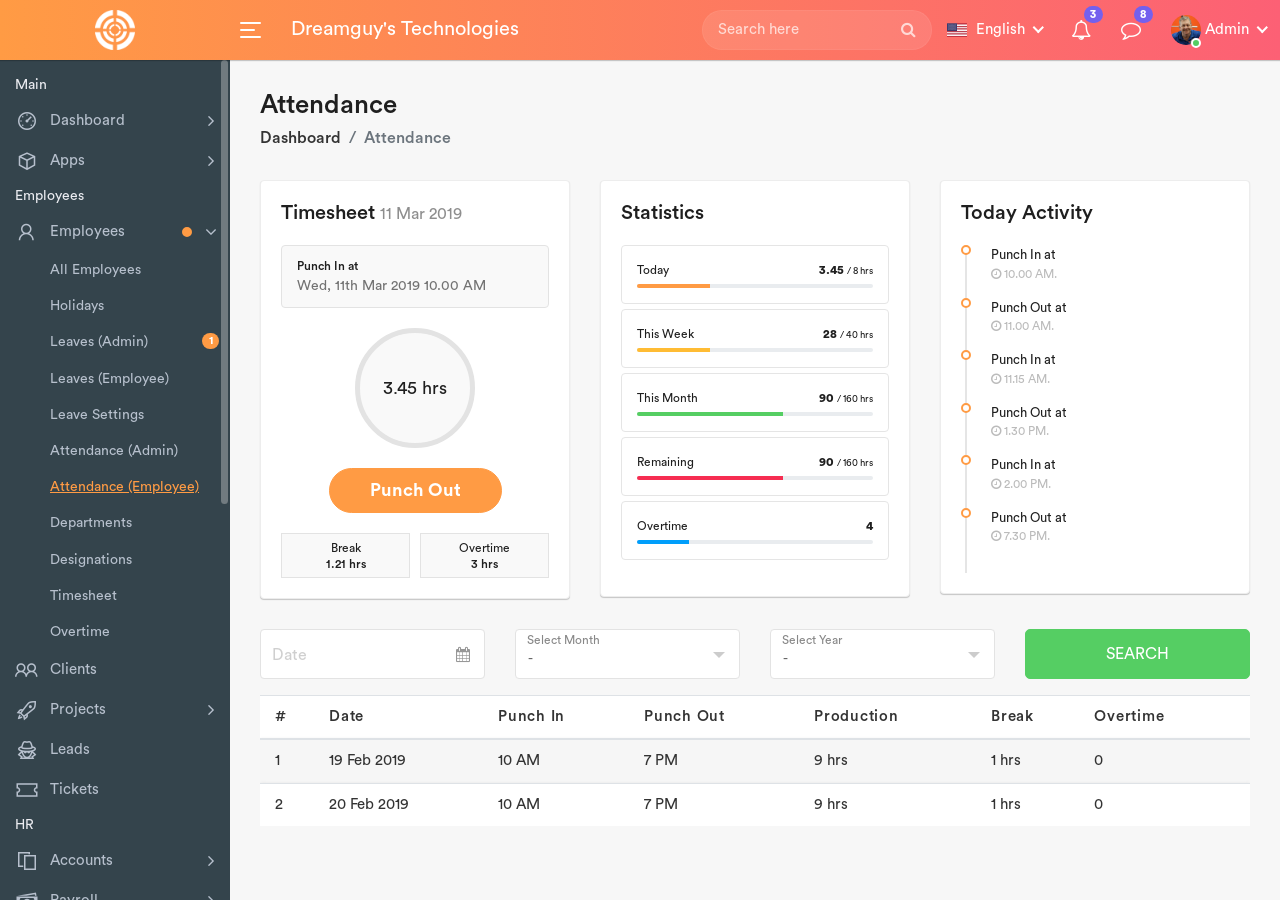
<file: web-template/orange/attendance-employee.html>
﻿<!DOCTYPE html>
<html lang="en">
    <head>
        <meta charset="utf-8">
        <meta name="viewport" content="width=device-width, initial-scale=1.0, user-scalable=0">
        <meta name="description" content="Smarthr - Bootstrap Admin Template">
		<meta name="keywords" content="admin, estimates, bootstrap, business, corporate, creative, management, minimal, modern, accounts, invoice, html5, responsive, CRM, Projects">
        <meta name="author" content="Dreamguys - Bootstrap Admin Template">
        <meta name="robots" content="noindex, nofollow">
        <title>Attendance - HRMS admin template</title>
		
		<!-- Favicon -->
        <link rel="shortcut icon" type="image/x-icon" href="assets\img\favicon.png">
		
		<!-- Bootstrap CSS -->
        <link rel="stylesheet" href="assets\css\bootstrap.min.css">
		
		<!-- Fontawesome CSS -->
        <link rel="stylesheet" href="assets\css\font-awesome.min.css">
		
		<!-- Lineawesome CSS -->
		<link rel="stylesheet" href="assets\css\line-awesome.min.css">
		
		<!-- Select2 CSS -->
		<link rel="stylesheet" href="assets\css\select2.min.css">
		
		<!-- Datetimepicker CSS -->
		<link rel="stylesheet" href="assets\css\bootstrap-datetimepicker.min.css">
		
		<!-- Main Stylesheet -->
        <link rel="stylesheet" href="assets\css\style.css">
		
		<!-- HTML5 shim and Respond.js IE8 support of HTML5 elements and media queries -->
		<!--[if lt IE 9]>
			<script src="assets/js/html5shiv.min.js"></script>
			<script src="assets/js/respond.min.js"></script>
		<![endif]-->
    </head>
    <body>
		<!-- Main Wrapper -->
        <div class="main-wrapper">
		
			<!-- Header -->
            <div class="header">
			
				<!-- Logo -->
                <div class="header-left">
                    <a href="index.html" class="logo">
						<img src="assets\img\logo.png" width="40" height="40" alt="">
					</a>
                </div>
				<!-- /Logo -->
				
				<a id="toggle_btn" href="javascript:void(0);">
					<span class="bar-icon">
						<span></span>
						<span></span>
						<span></span>
					</span>
				</a>
				
				<!-- Header Title -->
                <div class="page-title-box">
					<h3>Dreamguy's Technologies</h3>
                </div>
				<!-- /Header Title -->
				
				<a id="mobile_btn" class="mobile_btn" href="#sidebar"><i class="fa fa-bars"></i></a>
				
				<!-- Header Menu -->
				<ul class="nav user-menu">
				
					<!-- Search -->
					<li class="nav-item">
						<div class="top-nav-search">
							<a href="javascript:void(0);" class="responsive-search">
								<i class="fa fa-search"></i>
						   </a>
							<form action="search.html">
								<input class="form-control" type="text" placeholder="Search here">
								<button class="btn" type="submit"><i class="fa fa-search"></i></button>
							</form>
						</div>
					</li>
					<!-- /Search -->
				
					<!-- Flag -->
					<li class="nav-item dropdown has-arrow flag-nav">
						<a class="nav-link dropdown-toggle" data-toggle="dropdown" href="#" role="button">
							<img src="assets\img\flags\us.png" alt="" height="20"> <span>English</span>
						</a>
						<div class="dropdown-menu dropdown-menu-right">
							<a href="javascript:void(0);" class="dropdown-item">
								<img src="assets\img\flags\us.png" alt="" height="16"> English
							</a>
							<a href="javascript:void(0);" class="dropdown-item">
								<img src="assets\img\flags\fr.png" alt="" height="16"> French
							</a>
							<a href="javascript:void(0);" class="dropdown-item">
								<img src="assets\img\flags\es.png" alt="" height="16"> Spanish
							</a>
							<a href="javascript:void(0);" class="dropdown-item">
								<img src="assets\img\flags\de.png" alt="" height="16"> German
							</a>
						</div>
					</li>
					<!-- /Flag -->
				
					<!-- Notifications -->
					<li class="nav-item dropdown">
						<a href="#" class="dropdown-toggle nav-link" data-toggle="dropdown">
							<i class="fa fa-bell-o"></i> <span class="badge badge-pill">3</span>
						</a>
						<div class="dropdown-menu notifications">
							<div class="topnav-dropdown-header">
								<span class="notification-title">Notifications</span>
								<a href="javascript:void(0)" class="clear-noti"> Clear All </a>
							</div>
							<div class="noti-content">
								<ul class="notification-list">
									<li class="notification-message">
										<a href="activities.html">
											<div class="media">
												<span class="avatar">
													<img alt="" src="assets\img\profiles\avatar-02.jpg">
												</span>
												<div class="media-body">
													<p class="noti-details"><span class="noti-title">John Doe</span> added new task <span class="noti-title">Patient appointment booking</span></p>
													<p class="noti-time"><span class="notification-time">4 mins ago</span></p>
												</div>
											</div>
										</a>
									</li>
									<li class="notification-message">
										<a href="activities.html">
											<div class="media">
												<span class="avatar">
													<img alt="" src="assets\img\profiles\avatar-03.jpg">
												</span>
												<div class="media-body">
													<p class="noti-details"><span class="noti-title">Tarah Shropshire</span> changed the task name <span class="noti-title">Appointment booking with payment gateway</span></p>
													<p class="noti-time"><span class="notification-time">6 mins ago</span></p>
												</div>
											</div>
										</a>
									</li>
									<li class="notification-message">
										<a href="activities.html">
											<div class="media">
												<span class="avatar">
													<img alt="" src="assets\img\profiles\avatar-06.jpg">
												</span>
												<div class="media-body">
													<p class="noti-details"><span class="noti-title">Misty Tison</span> added <span class="noti-title">Domenic Houston</span> and <span class="noti-title">Claire Mapes</span> to project <span class="noti-title">Doctor available module</span></p>
													<p class="noti-time"><span class="notification-time">8 mins ago</span></p>
												</div>
											</div>
										</a>
									</li>
									<li class="notification-message">
										<a href="activities.html">
											<div class="media">
												<span class="avatar">
													<img alt="" src="assets\img\profiles\avatar-17.jpg">
												</span>
												<div class="media-body">
													<p class="noti-details"><span class="noti-title">Rolland Webber</span> completed task <span class="noti-title">Patient and Doctor video conferencing</span></p>
													<p class="noti-time"><span class="notification-time">12 mins ago</span></p>
												</div>
											</div>
										</a>
									</li>
									<li class="notification-message">
										<a href="activities.html">
											<div class="media">
												<span class="avatar">
													<img alt="" src="assets\img\profiles\avatar-13.jpg">
												</span>
												<div class="media-body">
													<p class="noti-details"><span class="noti-title">Bernardo Galaviz</span> added new task <span class="noti-title">Private chat module</span></p>
													<p class="noti-time"><span class="notification-time">2 days ago</span></p>
												</div>
											</div>
										</a>
									</li>
								</ul>
							</div>
							<div class="topnav-dropdown-footer">
								<a href="activities.html">View all Notifications</a>
							</div>
						</div>
					</li>
					<!-- /Notifications -->
					
					<!-- Message Notifications -->
					<li class="nav-item dropdown">
						<a href="#" class="dropdown-toggle nav-link" data-toggle="dropdown">
							<i class="fa fa-comment-o"></i> <span class="badge badge-pill">8</span>
						</a>
						<div class="dropdown-menu notifications">
							<div class="topnav-dropdown-header">
								<span class="notification-title">Messages</span>
								<a href="javascript:void(0)" class="clear-noti"> Clear All </a>
							</div>
							<div class="noti-content">
								<ul class="notification-list">
									<li class="notification-message">
										<a href="chat.html">
											<div class="list-item">
												<div class="list-left">
													<span class="avatar">
														<img alt="" src="assets\img\profiles\avatar-09.jpg">
													</span>
												</div>
												<div class="list-body">
													<span class="message-author">Richard Miles </span>
													<span class="message-time">12:28 AM</span>
													<div class="clearfix"></div>
													<span class="message-content">Lorem ipsum dolor sit amet, consectetur adipiscing</span>
												</div>
											</div>
										</a>
									</li>
									<li class="notification-message">
										<a href="chat.html">
											<div class="list-item">
												<div class="list-left">
													<span class="avatar">
														<img alt="" src="assets\img\profiles\avatar-02.jpg">
													</span>
												</div>
												<div class="list-body">
													<span class="message-author">John Doe</span>
													<span class="message-time">6 Mar</span>
													<div class="clearfix"></div>
													<span class="message-content">Lorem ipsum dolor sit amet, consectetur adipiscing</span>
												</div>
											</div>
										</a>
									</li>
									<li class="notification-message">
										<a href="chat.html">
											<div class="list-item">
												<div class="list-left">
													<span class="avatar">
														<img alt="" src="assets\img\profiles\avatar-03.jpg">
													</span>
												</div>
												<div class="list-body">
													<span class="message-author"> Tarah Shropshire </span>
													<span class="message-time">5 Mar</span>
													<div class="clearfix"></div>
													<span class="message-content">Lorem ipsum dolor sit amet, consectetur adipiscing</span>
												</div>
											</div>
										</a>
									</li>
									<li class="notification-message">
										<a href="chat.html">
											<div class="list-item">
												<div class="list-left">
													<span class="avatar">
														<img alt="" src="assets\img\profiles\avatar-05.jpg">
													</span>
												</div>
												<div class="list-body">
													<span class="message-author">Mike Litorus</span>
													<span class="message-time">3 Mar</span>
													<div class="clearfix"></div>
													<span class="message-content">Lorem ipsum dolor sit amet, consectetur adipiscing</span>
												</div>
											</div>
										</a>
									</li>
									<li class="notification-message">
										<a href="chat.html">
											<div class="list-item">
												<div class="list-left">
													<span class="avatar">
														<img alt="" src="assets\img\profiles\avatar-08.jpg">
													</span>
												</div>
												<div class="list-body">
													<span class="message-author"> Catherine Manseau </span>
													<span class="message-time">27 Feb</span>
													<div class="clearfix"></div>
													<span class="message-content">Lorem ipsum dolor sit amet, consectetur adipiscing</span>
												</div>
											</div>
										</a>
									</li>
								</ul>
							</div>
							<div class="topnav-dropdown-footer">
								<a href="chat.html">View all Messages</a>
							</div>
						</div>
					</li>
					<!-- /Message Notifications -->
	
					<li class="nav-item dropdown has-arrow main-drop">
						<a href="#" class="dropdown-toggle nav-link" data-toggle="dropdown">
							<span class="user-img"><img src="assets\img\profiles\avatar-21.jpg" alt="">
							<span class="status online"></span></span>
							<span>Admin</span>
						</a>
						<div class="dropdown-menu">
							<a class="dropdown-item" href="profile.html">My Profile</a>
							<a class="dropdown-item" href="settings.html">Settings</a>
							<a class="dropdown-item" href="login.html">Logout</a>
						</div>
					</li>
				</ul>
				<!-- /Header Menu -->
				
				<!-- Mobile Menu -->
				<div class="dropdown mobile-user-menu">
					<a href="#" class="nav-link dropdown-toggle" data-toggle="dropdown" aria-expanded="false"><i class="fa fa-ellipsis-v"></i></a>
					<div class="dropdown-menu dropdown-menu-right">
						<a class="dropdown-item" href="profile.html">My Profile</a>
						<a class="dropdown-item" href="settings.html">Settings</a>
						<a class="dropdown-item" href="login.html">Logout</a>
					</div>
				</div>
				<!-- /Mobile Menu -->
				
            </div>
			<!-- /Header -->
			
			<!-- Sidebar -->
            <div class="sidebar" id="sidebar">
                <div class="sidebar-inner slimscroll">
					<div id="sidebar-menu" class="sidebar-menu">
						<ul>
							<li class="menu-title"> 
								<span>Main</span>
							</li>
							<li class="submenu">
								<a href="#"><i class="la la-dashboard"></i> <span> Dashboard</span> <span class="menu-arrow"></span></a>
								<ul style="display: none;">
									<li><a href="index.html">Admin Dashboard</a></li>
									<li><a href="employee-dashboard.html">Employee Dashboard</a></li>
								</ul>
							</li>
							<li class="submenu">
								<a href="#"><i class="la la-cube"></i> <span> Apps</span> <span class="menu-arrow"></span></a>
								<ul style="display: none;">
									<li><a href="chat.html">Chat</a></li>
									<li class="submenu">
										<a href="#"><span> Calls</span> <span class="menu-arrow"></span></a>
										<ul style="display: none;">
											<li><a href="voice-call.html">Voice Call</a></li>
											<li><a href="video-call.html">Video Call</a></li>
											<li><a href="outgoing-call.html">Outgoing Call</a></li>
											<li><a href="incoming-call.html">Incoming Call</a></li>
										</ul>
									</li>
									<li><a href="events.html">Calendar</a></li>
									<li><a href="contacts.html">Contacts</a></li>
									<li><a href="inbox.html">Email</a></li>
									<li><a href="file-manager.html">File Manager</a></li>
								</ul>
							</li>
							<li class="menu-title"> 
								<span>Employees</span>
							</li>
							<li class="submenu">
								<a href="#" class="noti-dot"><i class="la la-user"></i> <span> Employees</span> <span class="menu-arrow"></span></a>
								<ul style="display: none;">
									<li><a href="employees.html">All Employees</a></li>
									<li><a href="holidays.html">Holidays</a></li>
									<li><a href="leaves.html">Leaves (Admin) <span class="badge badge-pill bg-primary float-right">1</span></a></li>
									<li><a href="leaves-employee.html">Leaves (Employee)</a></li>
									<li><a href="leave-settings.html">Leave Settings</a></li>
									<li><a href="attendance.html">Attendance (Admin)</a></li>
									<li><a class="active" href="attendance-employee.html">Attendance (Employee)</a></li>
									<li><a href="departments.html">Departments</a></li>
									<li><a href="designations.html">Designations</a></li>
									<li><a href="timesheet.html">Timesheet</a></li>
									<li><a href="overtime.html">Overtime</a></li>
								</ul>
							</li>
							<li> 
								<a href="clients.html"><i class="la la-users"></i> <span>Clients</span></a>
							</li>
							<li class="submenu">
								<a href="#"><i class="la la-rocket"></i> <span> Projects</span> <span class="menu-arrow"></span></a>
								<ul style="display: none;">
									<li><a href="projects.html">Projects</a></li>
									<li><a href="tasks.html">Tasks</a></li>
									<li><a href="task-board.html">Task Board</a></li>
								</ul>
							</li>
							<li> 
								<a href="leads.html"><i class="la la-user-secret"></i> <span>Leads</span></a>
							</li>
							<li> 
								<a href="tickets.html"><i class="la la-ticket"></i> <span>Tickets</span></a>
							</li>
							<li class="menu-title"> 
								<span>HR</span>
							</li>
							<li class="submenu">
								<a href="#"><i class="la la-files-o"></i> <span> Accounts </span> <span class="menu-arrow"></span></a>
								<ul style="display: none;">
									<li><a href="estimates.html">Estimates</a></li>
									<li><a href="invoices.html">Invoices</a></li>
									<li><a href="payments.html">Payments</a></li>
									<li><a href="expenses.html">Expenses</a></li>
									<li><a href="provident-fund.html">Provident Fund</a></li>
									<li><a href="taxes.html">Taxes</a></li>
								</ul>
							</li>
							<li class="submenu">
								<a href="#"><i class="la la-money"></i> <span> Payroll </span> <span class="menu-arrow"></span></a>
								<ul style="display: none;">
									<li><a href="salary.html"> Employee Salary </a></li>
									<li><a href="salary-view.html"> Payslip </a></li>
									<li><a href="payroll-items.html"> Payroll Items </a></li>
								</ul>
							</li>
							<li> 
								<a href="policies.html"><i class="la la-file-pdf-o"></i> <span>Policies</span></a>
							</li>
							<li class="submenu">
								<a href="#"><i class="la la-pie-chart"></i> <span> Reports </span> <span class="menu-arrow"></span></a>
								<ul style="display: none;">
									<li><a href="expense-reports.html"> Expense Report </a></li>
									<li><a href="invoice-reports.html"> Invoice Report </a></li>
								</ul>
							</li>
							<li class="menu-title"> 
								<span>Performance</span>
							</li>
							<li class="submenu">
								<a href="#"><i class="la la-graduation-cap"></i> <span> Performance </span> <span class="menu-arrow"></span></a>
								<ul style="display: none;">
									<li><a href="performance-indicator.html"> Performance Indicator </a></li>
									<li><a href="performance.html"> Performance Review </a></li>
									<li><a href="performance-appraisal.html"> Performance Appraisal </a></li>
								</ul>
							</li>
							<li class="submenu">
								<a href="#"><i class="la la-crosshairs"></i> <span> Goals </span> <span class="menu-arrow"></span></a>
								<ul style="display: none;">
									<li><a href="goal-tracking.html"> Goal List </a></li>
									<li><a href="goal-type.html"> Goal Type </a></li>
								</ul>
							</li>
							<li class="submenu">
								<a href="#"><i class="la la-edit"></i> <span> Training </span> <span class="menu-arrow"></span></a>
								<ul style="display: none;">
									<li><a href="training.html"> Training List </a></li>
									<li><a href="trainers.html"> Trainers</a></li>
									<li><a href="training-type.html"> Training Type </a></li>
								</ul>
							</li>
							<li><a href="promotion.html"><i class="la la-bullhorn"></i> <span>Promotion</span></a></li>
							<li><a href="resignation.html"><i class="la la-external-link-square"></i> <span>Resignation</span></a></li>
							<li><a href="termination.html"><i class="la la-times-circle"></i> <span>Termination</span></a></li>
							<li class="menu-title"> 
								<span>Administration</span>
							</li>
							<li> 
								<a href="assets.html"><i class="la la-object-ungroup"></i> <span>Assets</span></a>
							</li>
							<li class="submenu">
								<a href="#"><i class="la la-briefcase"></i> <span> Jobs </span> <span class="menu-arrow"></span></a>
								<ul style="display: none;">
									<li><a href="jobs.html"> Manage Jobs </a></li>
									<li><a href="job-applicants.html"> Applied Candidates </a></li>
								</ul>
							</li>
							<li> 
								<a href="knowledgebase.html"><i class="la la-question"></i> <span>Knowledgebase</span></a>
							</li>
							<li> 
								<a href="activities.html"><i class="la la-bell"></i> <span>Activities</span></a>
							</li>
							<li> 
								<a href="users.html"><i class="la la-user-plus"></i> <span>Users</span></a>
							</li>
							<li> 
								<a href="settings.html"><i class="la la-cog"></i> <span>Settings</span></a>
							</li>
							<li class="menu-title"> 
								<span>Pages</span>
							</li>
							<li class="submenu">
								<a href="#"><i class="la la-user"></i> <span> Profile </span> <span class="menu-arrow"></span></a>
								<ul style="display: none;">
									<li><a href="profile.html"> Employee Profile </a></li>
									<li><a href="client-profile.html"> Client Profile </a></li>
								</ul>
							</li>
							<li class="submenu">
								<a href="#"><i class="la la-key"></i> <span> Authentication </span> <span class="menu-arrow"></span></a>
								<ul style="display: none;">
									<li><a href="login.html"> Login </a></li>
									<li><a href="register.html"> Register </a></li>
									<li><a href="forgot-password.html"> Forgot Password </a></li>
									<li><a href="otp.html"> OTP </a></li>
									<li><a href="lock-screen.html"> Lock Screen </a></li>
								</ul>
							</li>
							<li class="submenu">
								<a href="#"><i class="la la-exclamation-triangle"></i> <span> Error Pages </span> <span class="menu-arrow"></span></a>
								<ul style="display: none;">
									<li><a href="error-404.html">404 Error </a></li>
									<li><a href="error-500.html">500 Error </a></li>
								</ul>
							</li>
							<li class="submenu">
								<a href="#"><i class="la la-columns"></i> <span> Pages </span> <span class="menu-arrow"></span></a>
								<ul style="display: none;">
									<li><a href="search.html"> Search </a></li>
									<li><a href="faq.html"> FAQ </a></li>
									<li><a href="terms.html"> Terms </a></li>
									<li><a href="privacy-policy.html"> Privacy Policy </a></li>
									<li><a href="blank-page.html"> Blank Page </a></li>
								</ul>
							</li>
							<li class="menu-title"> 
								<span>UI Interface</span>
							</li>
							<li> 
								<a href="components.html"><i class="la la-puzzle-piece"></i> <span>Components</span></a>
							</li>
							<li class="submenu">
								<a href="#"><i class="la la-object-group"></i> <span> Forms </span> <span class="menu-arrow"></span></a>
								<ul style="display: none;">
									<li><a href="form-basic-inputs.html">Basic Inputs </a></li>
									<li><a href="form-input-groups.html">Input Groups </a></li>
									<li><a href="form-horizontal.html">Horizontal Form </a></li>
									<li><a href="form-vertical.html"> Vertical Form </a></li>
									<li><a href="form-mask.html"> Form Mask </a></li>
									<li><a href="form-validation.html"> Form Validation </a></li>
								</ul>
							</li>
							<li class="submenu">
								<a href="#"><i class="la la-table"></i> <span> Tables </span> <span class="menu-arrow"></span></a>
								<ul style="display: none;">
									<li><a href="tables-basic.html">Basic Tables </a></li>
									<li><a href="data-tables.html">Data Table </a></li>
								</ul>
							</li>
							<li class="menu-title"> 
								<span>Extras</span>
							</li>
							<li> 
								<a href="#"><i class="la la-file-text"></i> <span>Documentation</span></a>
							</li>
							<li> 
								<a href="javascript:void(0);"><i class="la la-info"></i> <span>Change Log</span> <span class="badge badge-primary ml-auto">v3.2</span></a>
							</li>
							<li class="submenu">
								<a href="javascript:void(0);"><i class="la la-share-alt"></i> <span>Multi Level</span> <span class="menu-arrow"></span></a>
								<ul style="display: none;">
									<li class="submenu">
										<a href="javascript:void(0);"> <span>Level 1</span> <span class="menu-arrow"></span></a>
										<ul style="display: none;">
											<li><a href="javascript:void(0);"><span>Level 2</span></a></li>
											<li class="submenu">
												<a href="javascript:void(0);"> <span> Level 2</span> <span class="menu-arrow"></span></a>
												<ul style="display: none;">
													<li><a href="javascript:void(0);">Level 3</a></li>
													<li><a href="javascript:void(0);">Level 3</a></li>
												</ul>
											</li>
											<li><a href="javascript:void(0);"> <span>Level 2</span></a></li>
										</ul>
									</li>
									<li>
										<a href="javascript:void(0);"> <span>Level 1</span></a>
									</li>
								</ul>
							</li>
						</ul>
					</div>
                </div>
            </div>
			<!-- /Sidebar -->
			
			<!-- Page Wrapper -->
            <div class="page-wrapper">
                <div class="content container-fluid">
				
					<!-- Page Header -->
					<div class="page-header">
						<div class="row">
							<div class="col-sm-12">
								<h3 class="page-title">Attendance</h3>
								<ul class="breadcrumb">
									<li class="breadcrumb-item"><a href="index.html">Dashboard</a></li>
									<li class="breadcrumb-item active">Attendance</li>
								</ul>
							</div>
						</div>
					</div>
					<!-- /Page Header -->
					
					<div class="row">
						<div class="col-md-4">
							<div class="card punch-status">
								<div class="card-body">
									<h5 class="card-title">Timesheet <small class="text-muted">11 Mar 2019</small></h5>
									<div class="punch-det">
										<h6>Punch In at</h6>
										<p>Wed, 11th Mar 2019 10.00 AM</p>
									</div>
									<div class="punch-info">
										<div class="punch-hours">
											<span>3.45 hrs</span>
										</div>
									</div>
									<div class="punch-btn-section">
										<button type="button" class="btn btn-primary punch-btn">Punch Out</button>
									</div>
									<div class="statistics">
										<div class="row">
											<div class="col-md-6 col-6 text-center">
												<div class="stats-box">
													<p>Break</p>
													<h6>1.21 hrs</h6>
												</div>
											</div>
											<div class="col-md-6 col-6 text-center">
												<div class="stats-box">
													<p>Overtime</p>
													<h6>3 hrs</h6>
												</div>
											</div>
										</div>
									</div>
								</div>
							</div>
						</div>
						<div class="col-md-4">
							<div class="card att-statistics">
								<div class="card-body">
									<h5 class="card-title">Statistics</h5>
									<div class="stats-list">
										<div class="stats-info">
											<p>Today <strong>3.45 <small>/ 8 hrs</small></strong></p>
											<div class="progress">
												<div class="progress-bar bg-primary" role="progressbar" style="width: 31%" aria-valuenow="31" aria-valuemin="0" aria-valuemax="100"></div>
											</div>
										</div>
										<div class="stats-info">
											<p>This Week <strong>28 <small>/ 40 hrs</small></strong></p>
											<div class="progress">
												<div class="progress-bar bg-warning" role="progressbar" style="width: 31%" aria-valuenow="31" aria-valuemin="0" aria-valuemax="100"></div>
											</div>
										</div>
										<div class="stats-info">
											<p>This Month <strong>90 <small>/ 160 hrs</small></strong></p>
											<div class="progress">
												<div class="progress-bar bg-success" role="progressbar" style="width: 62%" aria-valuenow="62" aria-valuemin="0" aria-valuemax="100"></div>
											</div>
										</div>
										<div class="stats-info">
											<p>Remaining <strong>90 <small>/ 160 hrs</small></strong></p>
											<div class="progress">
												<div class="progress-bar bg-danger" role="progressbar" style="width: 62%" aria-valuenow="62" aria-valuemin="0" aria-valuemax="100"></div>
											</div>
										</div>
										<div class="stats-info">
											<p>Overtime <strong>4</strong></p>
											<div class="progress">
												<div class="progress-bar bg-info" role="progressbar" style="width: 22%" aria-valuenow="22" aria-valuemin="0" aria-valuemax="100"></div>
											</div>
										</div>
									</div>
								</div>
							</div>
						</div>
						<div class="col-md-4">
							<div class="card recent-activity">
								<div class="card-body">
									<h5 class="card-title">Today Activity</h5>
									<ul class="res-activity-list">
										<li>
											<p class="mb-0">Punch In at</p>
											<p class="res-activity-time">
												<i class="fa fa-clock-o"></i>
												10.00 AM.
											</p>
										</li>
										<li>
											<p class="mb-0">Punch Out at</p>
											<p class="res-activity-time">
												<i class="fa fa-clock-o"></i>
												11.00 AM.
											</p>
										</li>
										<li>
											<p class="mb-0">Punch In at</p>
											<p class="res-activity-time">
												<i class="fa fa-clock-o"></i>
												11.15 AM.
											</p>
										</li>
										<li>
											<p class="mb-0">Punch Out at</p>
											<p class="res-activity-time">
												<i class="fa fa-clock-o"></i>
												1.30 PM.
											</p>
										</li>
										<li>
											<p class="mb-0">Punch In at</p>
											<p class="res-activity-time">
												<i class="fa fa-clock-o"></i>
												2.00 PM.
											</p>
										</li>
										<li>
											<p class="mb-0">Punch Out at</p>
											<p class="res-activity-time">
												<i class="fa fa-clock-o"></i>
												7.30 PM.
											</p>
										</li>
									</ul>
								</div>
							</div>
						</div>
					</div>

					<!-- Search Filter -->
					<div class="row filter-row">
						<div class="col-sm-3">  
							<div class="form-group form-focus">
								<div class="cal-icon">
									<input type="text" class="form-control floating datetimepicker">
								</div>
								<label class="focus-label">Date</label>
							</div>
						</div>
						<div class="col-sm-3"> 
							<div class="form-group form-focus select-focus">
								<select class="select floating"> 
									<option>-</option>
									<option>Jan</option>
									<option>Feb</option>
									<option>Mar</option>
									<option>Apr</option>
									<option>May</option>
									<option>Jun</option>
									<option>Jul</option>
									<option>Aug</option>
									<option>Sep</option>
									<option>Oct</option>
									<option>Nov</option>
									<option>Dec</option>
								</select>
								<label class="focus-label">Select Month</label>
							</div>
						</div>
						<div class="col-sm-3"> 
							<div class="form-group form-focus select-focus">
								<select class="select floating"> 
									<option>-</option>
									<option>2019</option>
									<option>2018</option>
									<option>2017</option>
									<option>2016</option>
									<option>2015</option>
								</select>
								<label class="focus-label">Select Year</label>
							</div>
						</div>
						<div class="col-sm-3">  
							<a href="#" class="btn btn-success btn-block"> Search </a>  
						</div>     
                    </div>
					<!-- /Search Filter -->
					
                    <div class="row">
                        <div class="col-lg-12">
							<div class="table-responsive">
								<table class="table table-striped custom-table mb-0">
									<thead>
										<tr>
											<th>#</th>
											<th>Date </th>
											<th>Punch In</th>
											<th>Punch Out</th>
											<th>Production</th>
											<th>Break</th>
											<th>Overtime</th>
										</tr>
									</thead>
									<tbody>
										<tr>
											<td>1</td>
											<td>19 Feb 2019</td>
											<td>10 AM</td>
											<td>7 PM</td>
											<td>9 hrs</td>
											<td>1 hrs</td>
											<td>0</td>
										</tr>
										<tr>
											<td>2</td>
											<td>20 Feb 2019</td>
											<td>10 AM</td>
											<td>7 PM</td>
											<td>9 hrs</td>
											<td>1 hrs</td>
											<td>0</td>
										</tr>
									</tbody>
								</table>
							</div>
                        </div>
                    </div>
                </div>
				<!-- /Page Content -->
				
            </div>
			<!-- Page Wrapper -->
			
        </div>
		<!-- /Main Wrapper -->
		
		<!-- jQuery -->
        <script src="assets\js\jquery-3.2.1.min.js"></script>
		
		<!-- Bootstrap Core JS -->
        <script src="assets\js\popper.min.js"></script>
        <script src="assets\js\bootstrap.min.js"></script>
		
		<!-- Slimscroll JS -->
		<script src="assets\js\jquery.slimscroll.min.js"></script>
		
		<!-- Select2 JS -->
		<script src="assets\js\select2.min.js"></script>
		
		<!-- Datetimepicker JS -->
		<script src="assets\js\moment.min.js"></script>
		<script src="assets\js\bootstrap-datetimepicker.min.js"></script>
		
		<!-- Custom JS -->
		<script src="assets\js\app.js"></script>
		
    </body>
</html>
</file>
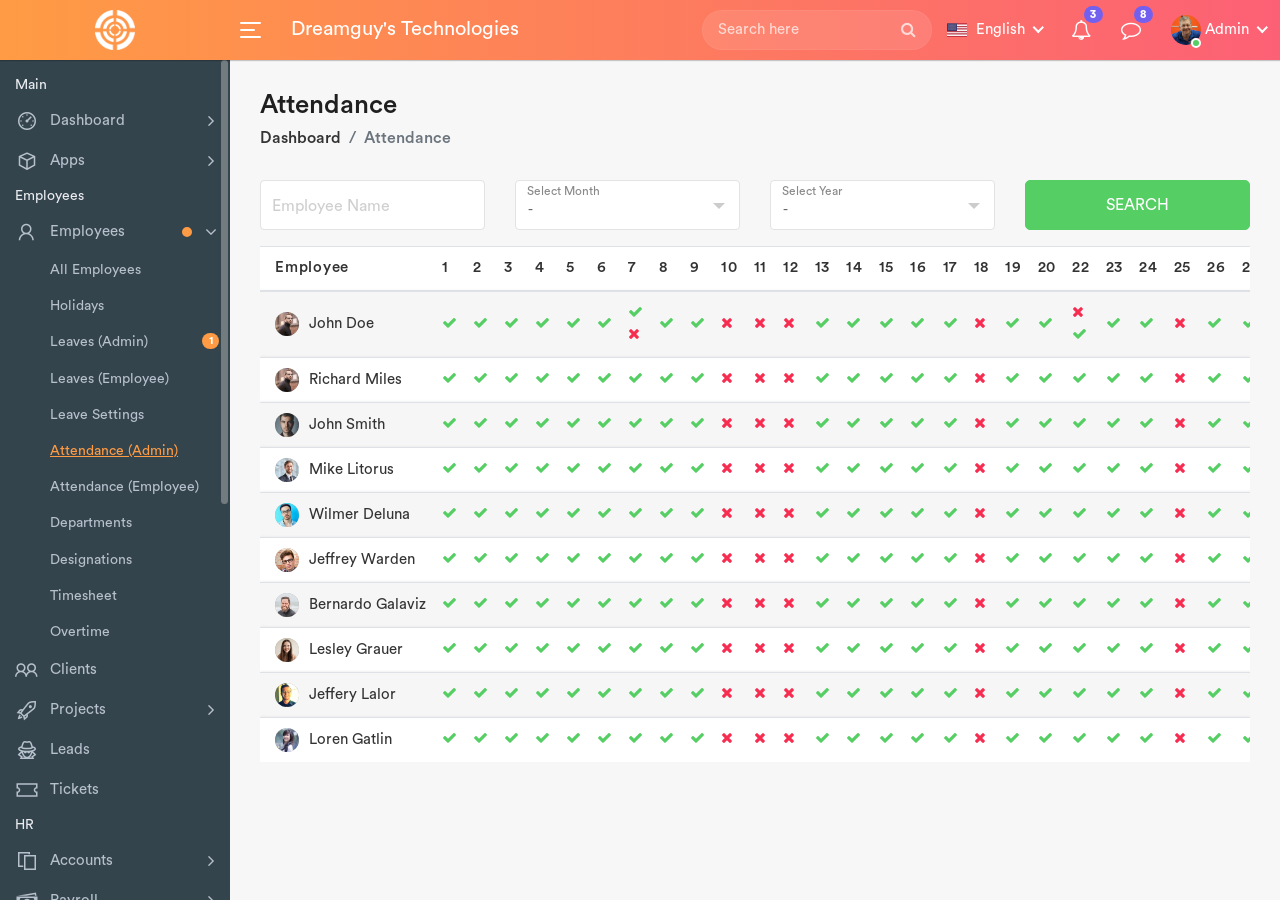
<file: web-template/orange/attendance.html>
﻿<!DOCTYPE html>
<html lang="en">
    <head>
        <meta charset="utf-8">
        <meta name="viewport" content="width=device-width, initial-scale=1.0, user-scalable=0">
        <meta name="description" content="Smarthr - Bootstrap Admin Template">
		<meta name="keywords" content="admin, estimates, bootstrap, business, corporate, creative, management, minimal, modern, accounts, invoice, html5, responsive, CRM, Projects">
        <meta name="author" content="Dreamguys - Bootstrap Admin Template">
        <meta name="robots" content="noindex, nofollow">
        <title>Attendance - HRMS admin template</title>
		
		<!-- Favicon -->
        <link rel="shortcut icon" type="image/x-icon" href="assets\img\favicon.png">
		
		<!-- Bootstrap CSS -->
        <link rel="stylesheet" href="assets\css\bootstrap.min.css">
		
		<!-- Fontawesome CSS -->
        <link rel="stylesheet" href="assets\css\font-awesome.min.css">
		
		<!-- Lineawesome CSS -->
		<link rel="stylesheet" href="assets\css\line-awesome.min.css">
		
		<!-- Select2 CSS -->
		<link rel="stylesheet" href="assets\css\select2.min.css">
		
		<!-- Datetimepicker CSS -->
		<link rel="stylesheet" href="assets\css\bootstrap-datetimepicker.min.css">
		
		<!-- Main CSS -->
        <link rel="stylesheet" href="assets\css\style.css">
		
		<!-- HTML5 shim and Respond.js IE8 support of HTML5 elements and media queries -->
		<!--[if lt IE 9]>
			<script src="assets/js/html5shiv.min.js"></script>
			<script src="assets/js/respond.min.js"></script>
		<![endif]-->
    </head>
    <body>
		<!-- Main Wrapper -->
        <div class="main-wrapper">
		
			<!-- Header -->
            <div class="header">
			
				<!-- Logo -->
                <div class="header-left">
                    <a href="index.html" class="logo">
						<img src="assets\img\logo.png" width="40" height="40" alt="">
					</a>
                </div>
				<!-- /Logo -->
				
				<a id="toggle_btn" href="javascript:void(0);">
					<span class="bar-icon">
						<span></span>
						<span></span>
						<span></span>
					</span>
				</a>
				
				<!-- Header Title -->
                <div class="page-title-box">
					<h3>Dreamguy's Technologies</h3>
                </div>
				<!-- /Header Title -->
				
				<a id="mobile_btn" class="mobile_btn" href="#sidebar"><i class="fa fa-bars"></i></a>
				
				<!-- Header Menu -->
				<ul class="nav user-menu">
				
					<!-- Search -->
					<li class="nav-item">
						<div class="top-nav-search">
							<a href="javascript:void(0);" class="responsive-search">
								<i class="fa fa-search"></i>
						   </a>
							<form action="search.html">
								<input class="form-control" type="text" placeholder="Search here">
								<button class="btn" type="submit"><i class="fa fa-search"></i></button>
							</form>
						</div>
					</li>
					<!-- /Search -->
				
					<!-- Flag -->
					<li class="nav-item dropdown has-arrow flag-nav">
						<a class="nav-link dropdown-toggle" data-toggle="dropdown" href="#" role="button">
							<img src="assets\img\flags\us.png" alt="" height="20"> <span>English</span>
						</a>
						<div class="dropdown-menu dropdown-menu-right">
							<a href="javascript:void(0);" class="dropdown-item">
								<img src="assets\img\flags\us.png" alt="" height="16"> English
							</a>
							<a href="javascript:void(0);" class="dropdown-item">
								<img src="assets\img\flags\fr.png" alt="" height="16"> French
							</a>
							<a href="javascript:void(0);" class="dropdown-item">
								<img src="assets\img\flags\es.png" alt="" height="16"> Spanish
							</a>
							<a href="javascript:void(0);" class="dropdown-item">
								<img src="assets\img\flags\de.png" alt="" height="16"> German
							</a>
						</div>
					</li>
					<!-- /Flag -->
				
					<!-- Notifications -->
					<li class="nav-item dropdown">
						<a href="#" class="dropdown-toggle nav-link" data-toggle="dropdown">
							<i class="fa fa-bell-o"></i> <span class="badge badge-pill">3</span>
						</a>
						<div class="dropdown-menu notifications">
							<div class="topnav-dropdown-header">
								<span class="notification-title">Notifications</span>
								<a href="javascript:void(0)" class="clear-noti"> Clear All </a>
							</div>
							<div class="noti-content">
								<ul class="notification-list">
									<li class="notification-message">
										<a href="activities.html">
											<div class="media">
												<span class="avatar">
													<img alt="" src="assets\img\profiles\avatar-02.jpg">
												</span>
												<div class="media-body">
													<p class="noti-details"><span class="noti-title">John Doe</span> added new task <span class="noti-title">Patient appointment booking</span></p>
													<p class="noti-time"><span class="notification-time">4 mins ago</span></p>
												</div>
											</div>
										</a>
									</li>
									<li class="notification-message">
										<a href="activities.html">
											<div class="media">
												<span class="avatar">
													<img alt="" src="assets\img\profiles\avatar-03.jpg">
												</span>
												<div class="media-body">
													<p class="noti-details"><span class="noti-title">Tarah Shropshire</span> changed the task name <span class="noti-title">Appointment booking with payment gateway</span></p>
													<p class="noti-time"><span class="notification-time">6 mins ago</span></p>
												</div>
											</div>
										</a>
									</li>
									<li class="notification-message">
										<a href="activities.html">
											<div class="media">
												<span class="avatar">
													<img alt="" src="assets\img\profiles\avatar-06.jpg">
												</span>
												<div class="media-body">
													<p class="noti-details"><span class="noti-title">Misty Tison</span> added <span class="noti-title">Domenic Houston</span> and <span class="noti-title">Claire Mapes</span> to project <span class="noti-title">Doctor available module</span></p>
													<p class="noti-time"><span class="notification-time">8 mins ago</span></p>
												</div>
											</div>
										</a>
									</li>
									<li class="notification-message">
										<a href="activities.html">
											<div class="media">
												<span class="avatar">
													<img alt="" src="assets\img\profiles\avatar-17.jpg">
												</span>
												<div class="media-body">
													<p class="noti-details"><span class="noti-title">Rolland Webber</span> completed task <span class="noti-title">Patient and Doctor video conferencing</span></p>
													<p class="noti-time"><span class="notification-time">12 mins ago</span></p>
												</div>
											</div>
										</a>
									</li>
									<li class="notification-message">
										<a href="activities.html">
											<div class="media">
												<span class="avatar">
													<img alt="" src="assets\img\profiles\avatar-13.jpg">
												</span>
												<div class="media-body">
													<p class="noti-details"><span class="noti-title">Bernardo Galaviz</span> added new task <span class="noti-title">Private chat module</span></p>
													<p class="noti-time"><span class="notification-time">2 days ago</span></p>
												</div>
											</div>
										</a>
									</li>
								</ul>
							</div>
							<div class="topnav-dropdown-footer">
								<a href="activities.html">View all Notifications</a>
							</div>
						</div>
					</li>
					<!-- /Notifications -->
					
					<!-- Message Notifications -->
					<li class="nav-item dropdown">
						<a href="#" class="dropdown-toggle nav-link" data-toggle="dropdown">
							<i class="fa fa-comment-o"></i> <span class="badge badge-pill">8</span>
						</a>
						<div class="dropdown-menu notifications">
							<div class="topnav-dropdown-header">
								<span class="notification-title">Messages</span>
								<a href="javascript:void(0)" class="clear-noti"> Clear All </a>
							</div>
							<div class="noti-content">
								<ul class="notification-list">
									<li class="notification-message">
										<a href="chat.html">
											<div class="list-item">
												<div class="list-left">
													<span class="avatar">
														<img alt="" src="assets\img\profiles\avatar-09.jpg">
													</span>
												</div>
												<div class="list-body">
													<span class="message-author">Richard Miles </span>
													<span class="message-time">12:28 AM</span>
													<div class="clearfix"></div>
													<span class="message-content">Lorem ipsum dolor sit amet, consectetur adipiscing</span>
												</div>
											</div>
										</a>
									</li>
									<li class="notification-message">
										<a href="chat.html">
											<div class="list-item">
												<div class="list-left">
													<span class="avatar">
														<img alt="" src="assets\img\profiles\avatar-02.jpg">
													</span>
												</div>
												<div class="list-body">
													<span class="message-author">John Doe</span>
													<span class="message-time">6 Mar</span>
													<div class="clearfix"></div>
													<span class="message-content">Lorem ipsum dolor sit amet, consectetur adipiscing</span>
												</div>
											</div>
										</a>
									</li>
									<li class="notification-message">
										<a href="chat.html">
											<div class="list-item">
												<div class="list-left">
													<span class="avatar">
														<img alt="" src="assets\img\profiles\avatar-03.jpg">
													</span>
												</div>
												<div class="list-body">
													<span class="message-author"> Tarah Shropshire </span>
													<span class="message-time">5 Mar</span>
													<div class="clearfix"></div>
													<span class="message-content">Lorem ipsum dolor sit amet, consectetur adipiscing</span>
												</div>
											</div>
										</a>
									</li>
									<li class="notification-message">
										<a href="chat.html">
											<div class="list-item">
												<div class="list-left">
													<span class="avatar">
														<img alt="" src="assets\img\profiles\avatar-05.jpg">
													</span>
												</div>
												<div class="list-body">
													<span class="message-author">Mike Litorus</span>
													<span class="message-time">3 Mar</span>
													<div class="clearfix"></div>
													<span class="message-content">Lorem ipsum dolor sit amet, consectetur adipiscing</span>
												</div>
											</div>
										</a>
									</li>
									<li class="notification-message">
										<a href="chat.html">
											<div class="list-item">
												<div class="list-left">
													<span class="avatar">
														<img alt="" src="assets\img\profiles\avatar-08.jpg">
													</span>
												</div>
												<div class="list-body">
													<span class="message-author"> Catherine Manseau </span>
													<span class="message-time">27 Feb</span>
													<div class="clearfix"></div>
													<span class="message-content">Lorem ipsum dolor sit amet, consectetur adipiscing</span>
												</div>
											</div>
										</a>
									</li>
								</ul>
							</div>
							<div class="topnav-dropdown-footer">
								<a href="chat.html">View all Messages</a>
							</div>
						</div>
					</li>
					<!-- /Message Notifications -->

					<li class="nav-item dropdown has-arrow main-drop">
						<a href="#" class="dropdown-toggle nav-link" data-toggle="dropdown">
							<span class="user-img"><img src="assets\img\profiles\avatar-21.jpg" alt="">
							<span class="status online"></span></span>
							<span>Admin</span>
						</a>
						<div class="dropdown-menu">
							<a class="dropdown-item" href="profile.html">My Profile</a>
							<a class="dropdown-item" href="settings.html">Settings</a>
							<a class="dropdown-item" href="login.html">Logout</a>
						</div>
					</li>
				</ul>
				<!-- /Header Menu -->
				
				<!-- Mobile Menu -->
				<div class="dropdown mobile-user-menu">
					<a href="#" class="nav-link dropdown-toggle" data-toggle="dropdown" aria-expanded="false"><i class="fa fa-ellipsis-v"></i></a>
					<div class="dropdown-menu dropdown-menu-right">
						<a class="dropdown-item" href="profile.html">My Profile</a>
						<a class="dropdown-item" href="settings.html">Settings</a>
						<a class="dropdown-item" href="login.html">Logout</a>
					</div>
				</div>
				<!-- /Mobile Menu -->
				
            </div>
			<!-- /Header -->
			
			<!-- Sidebar -->
            <div class="sidebar" id="sidebar">
                <div class="sidebar-inner slimscroll">
					<div id="sidebar-menu" class="sidebar-menu">
						<ul>
							<li class="menu-title"> 
								<span>Main</span>
							</li>
							<li class="submenu">
								<a href="#"><i class="la la-dashboard"></i> <span> Dashboard</span> <span class="menu-arrow"></span></a>
								<ul style="display: none;">
									<li><a href="index.html">Admin Dashboard</a></li>
									<li><a href="employee-dashboard.html">Employee Dashboard</a></li>
								</ul>
							</li>
							<li class="submenu">
								<a href="#"><i class="la la-cube"></i> <span> Apps</span> <span class="menu-arrow"></span></a>
								<ul style="display: none;">
									<li><a href="chat.html">Chat</a></li>
									<li class="submenu">
										<a href="#"><span> Calls</span> <span class="menu-arrow"></span></a>
										<ul style="display: none;">
											<li><a href="voice-call.html">Voice Call</a></li>
											<li><a href="video-call.html">Video Call</a></li>
											<li><a href="outgoing-call.html">Outgoing Call</a></li>
											<li><a href="incoming-call.html">Incoming Call</a></li>
										</ul>
									</li>
									<li><a href="events.html">Calendar</a></li>
									<li><a href="contacts.html">Contacts</a></li>
									<li><a href="inbox.html">Email</a></li>
									<li><a href="file-manager.html">File Manager</a></li>
								</ul>
							</li>
							<li class="menu-title"> 
								<span>Employees</span>
							</li>
							<li class="submenu">
								<a href="#" class="noti-dot"><i class="la la-user"></i> <span> Employees</span> <span class="menu-arrow"></span></a>
								<ul style="display: none;">
									<li><a href="employees.html">All Employees</a></li>
									<li><a href="holidays.html">Holidays</a></li>
									<li><a href="leaves.html">Leaves (Admin) <span class="badge badge-pill bg-primary float-right">1</span></a></li>
									<li><a href="leaves-employee.html">Leaves (Employee)</a></li>
									<li><a href="leave-settings.html">Leave Settings</a></li>
									<li><a class="active" href="attendance.html">Attendance (Admin)</a></li>
									<li><a href="attendance-employee.html">Attendance (Employee)</a></li>
									<li><a href="departments.html">Departments</a></li>
									<li><a href="designations.html">Designations</a></li>
									<li><a href="timesheet.html">Timesheet</a></li>
									<li><a href="overtime.html">Overtime</a></li>
								</ul>
							</li>
							<li> 
								<a href="clients.html"><i class="la la-users"></i> <span>Clients</span></a>
							</li>
							<li class="submenu">
								<a href="#"><i class="la la-rocket"></i> <span> Projects</span> <span class="menu-arrow"></span></a>
								<ul style="display: none;">
									<li><a href="projects.html">Projects</a></li>
									<li><a href="tasks.html">Tasks</a></li>
									<li><a href="task-board.html">Task Board</a></li>
								</ul>
							</li>
							<li> 
								<a href="leads.html"><i class="la la-user-secret"></i> <span>Leads</span></a>
							</li>
							<li> 
								<a href="tickets.html"><i class="la la-ticket"></i> <span>Tickets</span></a>
							</li>
							<li class="menu-title"> 
								<span>HR</span>
							</li>
							<li class="submenu">
								<a href="#"><i class="la la-files-o"></i> <span> Accounts </span> <span class="menu-arrow"></span></a>
								<ul style="display: none;">
									<li><a href="estimates.html">Estimates</a></li>
									<li><a href="invoices.html">Invoices</a></li>
									<li><a href="payments.html">Payments</a></li>
									<li><a href="expenses.html">Expenses</a></li>
									<li><a href="provident-fund.html">Provident Fund</a></li>
									<li><a href="taxes.html">Taxes</a></li>
								</ul>
							</li>
							<li class="submenu">
								<a href="#"><i class="la la-money"></i> <span> Payroll </span> <span class="menu-arrow"></span></a>
								<ul style="display: none;">
									<li><a href="salary.html"> Employee Salary </a></li>
									<li><a href="salary-view.html"> Payslip </a></li>
									<li><a href="payroll-items.html"> Payroll Items </a></li>
								</ul>
							</li>
							<li> 
								<a href="policies.html"><i class="la la-file-pdf-o"></i> <span>Policies</span></a>
							</li>
							<li class="submenu">
								<a href="#"><i class="la la-pie-chart"></i> <span> Reports </span> <span class="menu-arrow"></span></a>
								<ul style="display: none;">
									<li><a href="expense-reports.html"> Expense Report </a></li>
									<li><a href="invoice-reports.html"> Invoice Report </a></li>
								</ul>
							</li>
							<li class="menu-title"> 
								<span>Performance</span>
							</li>
							<li class="submenu">
								<a href="#"><i class="la la-graduation-cap"></i> <span> Performance </span> <span class="menu-arrow"></span></a>
								<ul style="display: none;">
									<li><a href="performance-indicator.html"> Performance Indicator </a></li>
									<li><a href="performance.html"> Performance Review </a></li>
									<li><a href="performance-appraisal.html"> Performance Appraisal </a></li>
								</ul>
							</li>
							<li class="submenu">
								<a href="#"><i class="la la-crosshairs"></i> <span> Goals </span> <span class="menu-arrow"></span></a>
								<ul style="display: none;">
									<li><a href="goal-tracking.html"> Goal List </a></li>
									<li><a href="goal-type.html"> Goal Type </a></li>
								</ul>
							</li>
							<li class="submenu">
								<a href="#"><i class="la la-edit"></i> <span> Training </span> <span class="menu-arrow"></span></a>
								<ul style="display: none;">
									<li><a href="training.html"> Training List </a></li>
									<li><a href="trainers.html"> Trainers</a></li>
									<li><a href="training-type.html"> Training Type </a></li>
								</ul>
							</li>
							<li><a href="promotion.html"><i class="la la-bullhorn"></i> <span>Promotion</span></a></li>
							<li><a href="resignation.html"><i class="la la-external-link-square"></i> <span>Resignation</span></a></li>
							<li><a href="termination.html"><i class="la la-times-circle"></i> <span>Termination</span></a></li>
							<li class="menu-title"> 
								<span>Administration</span>
							</li>
							<li> 
								<a href="assets.html"><i class="la la-object-ungroup"></i> <span>Assets</span></a>
							</li>
							<li class="submenu">
								<a href="#"><i class="la la-briefcase"></i> <span> Jobs </span> <span class="menu-arrow"></span></a>
								<ul style="display: none;">
									<li><a href="jobs.html"> Manage Jobs </a></li>
									<li><a href="job-applicants.html"> Applied Candidates </a></li>
								</ul>
							</li>
							<li> 
								<a href="knowledgebase.html"><i class="la la-question"></i> <span>Knowledgebase</span></a>
							</li>
							<li> 
								<a href="activities.html"><i class="la la-bell"></i> <span>Activities</span></a>
							</li>
							<li> 
								<a href="users.html"><i class="la la-user-plus"></i> <span>Users</span></a>
							</li>
							<li> 
								<a href="settings.html"><i class="la la-cog"></i> <span>Settings</span></a>
							</li>
							<li class="menu-title"> 
								<span>Pages</span>
							</li>
							<li class="submenu">
								<a href="#"><i class="la la-user"></i> <span> Profile </span> <span class="menu-arrow"></span></a>
								<ul style="display: none;">
									<li><a href="profile.html"> Employee Profile </a></li>
									<li><a href="client-profile.html"> Client Profile </a></li>
								</ul>
							</li>
							<li class="submenu">
								<a href="#"><i class="la la-key"></i> <span> Authentication </span> <span class="menu-arrow"></span></a>
								<ul style="display: none;">
									<li><a href="login.html"> Login </a></li>
									<li><a href="register.html"> Register </a></li>
									<li><a href="forgot-password.html"> Forgot Password </a></li>
									<li><a href="otp.html"> OTP </a></li>
									<li><a href="lock-screen.html"> Lock Screen </a></li>
								</ul>
							</li>
							<li class="submenu">
								<a href="#"><i class="la la-exclamation-triangle"></i> <span> Error Pages </span> <span class="menu-arrow"></span></a>
								<ul style="display: none;">
									<li><a href="error-404.html">404 Error </a></li>
									<li><a href="error-500.html">500 Error </a></li>
								</ul>
							</li>
							<li class="submenu">
								<a href="#"><i class="la la-columns"></i> <span> Pages </span> <span class="menu-arrow"></span></a>
								<ul style="display: none;">
									<li><a href="search.html"> Search </a></li>
									<li><a href="faq.html"> FAQ </a></li>
									<li><a href="terms.html"> Terms </a></li>
									<li><a href="privacy-policy.html"> Privacy Policy </a></li>
									<li><a href="blank-page.html"> Blank Page </a></li>
								</ul>
							</li>
							<li class="menu-title"> 
								<span>UI Interface</span>
							</li>
							<li> 
								<a href="components.html"><i class="la la-puzzle-piece"></i> <span>Components</span></a>
							</li>
							<li class="submenu">
								<a href="#"><i class="la la-object-group"></i> <span> Forms </span> <span class="menu-arrow"></span></a>
								<ul style="display: none;">
									<li><a href="form-basic-inputs.html">Basic Inputs </a></li>
									<li><a href="form-input-groups.html">Input Groups </a></li>
									<li><a href="form-horizontal.html">Horizontal Form </a></li>
									<li><a href="form-vertical.html"> Vertical Form </a></li>
									<li><a href="form-mask.html"> Form Mask </a></li>
									<li><a href="form-validation.html"> Form Validation </a></li>
								</ul>
							</li>
							<li class="submenu">
								<a href="#"><i class="la la-table"></i> <span> Tables </span> <span class="menu-arrow"></span></a>
								<ul style="display: none;">
									<li><a href="tables-basic.html">Basic Tables </a></li>
									<li><a href="data-tables.html">Data Table </a></li>
								</ul>
							</li>
							<li class="menu-title"> 
								<span>Extras</span>
							</li>
							<li> 
								<a href="#"><i class="la la-file-text"></i> <span>Documentation</span></a>
							</li>
							<li> 
								<a href="javascript:void(0);"><i class="la la-info"></i> <span>Change Log</span> <span class="badge badge-primary ml-auto">v3.2</span></a>
							</li>
							<li class="submenu">
								<a href="javascript:void(0);"><i class="la la-share-alt"></i> <span>Multi Level</span> <span class="menu-arrow"></span></a>
								<ul style="display: none;">
									<li class="submenu">
										<a href="javascript:void(0);"> <span>Level 1</span> <span class="menu-arrow"></span></a>
										<ul style="display: none;">
											<li><a href="javascript:void(0);"><span>Level 2</span></a></li>
											<li class="submenu">
												<a href="javascript:void(0);"> <span> Level 2</span> <span class="menu-arrow"></span></a>
												<ul style="display: none;">
													<li><a href="javascript:void(0);">Level 3</a></li>
													<li><a href="javascript:void(0);">Level 3</a></li>
												</ul>
											</li>
											<li><a href="javascript:void(0);"> <span>Level 2</span></a></li>
										</ul>
									</li>
									<li>
										<a href="javascript:void(0);"> <span>Level 1</span></a>
									</li>
								</ul>
							</li>
						</ul>
					</div>
                </div>
            </div>
			<!-- /Sidebar -->
			
			<!-- Page Wrapper -->
            <div class="page-wrapper">
                <div class="content container-fluid">
				
					<!-- Page Header -->
					<div class="page-header">
						<div class="row">
							<div class="col-sm-12">
								<h3 class="page-title">Attendance</h3>
								<ul class="breadcrumb">
									<li class="breadcrumb-item"><a href="index.html">Dashboard</a></li>
									<li class="breadcrumb-item active">Attendance</li>
								</ul>
							</div>
						</div>
					</div>
					<!-- /Page Header -->
					
					<!-- Search Filter -->
					<div class="row filter-row">
						<div class="col-sm-6 col-md-3">  
							<div class="form-group form-focus">
								<input type="text" class="form-control floating">
								<label class="focus-label">Employee Name</label>
							</div>
						</div>
						<div class="col-sm-6 col-md-3"> 
							<div class="form-group form-focus select-focus">
								<select class="select floating"> 
									<option>-</option>
									<option>Jan</option>
									<option>Feb</option>
									<option>Mar</option>
									<option>Apr</option>
									<option>May</option>
									<option>Jun</option>
									<option>Jul</option>
									<option>Aug</option>
									<option>Sep</option>
									<option>Oct</option>
									<option>Nov</option>
									<option>Dec</option>
								</select>
								<label class="focus-label">Select Month</label>
							</div>
						</div>
						<div class="col-sm-6 col-md-3"> 
							<div class="form-group form-focus select-focus">
								<select class="select floating"> 
									<option>-</option>
									<option>2019</option>
									<option>2018</option>
									<option>2017</option>
									<option>2016</option>
									<option>2015</option>
								</select>
								<label class="focus-label">Select Year</label>
							</div>
						</div>
						<div class="col-sm-6 col-md-3">  
							<a href="#" class="btn btn-success btn-block"> Search </a>  
						</div>     
                    </div>
					<!-- /Search Filter -->
					
                    <div class="row">
                        <div class="col-lg-12">
							<div class="table-responsive">
								<table class="table table-striped custom-table table-nowrap mb-0">
									<thead>
										<tr>
											<th>Employee</th>
											<th>1</th>
											<th>2</th>
											<th>3</th>
											<th>4</th>
											<th>5</th>
											<th>6</th>
											<th>7</th>
											<th>8</th>
											<th>9</th>
											<th>10</th>
											<th>11</th>
											<th>12</th>
											<th>13</th>
											<th>14</th>
											<th>15</th>
											<th>16</th>
											<th>17</th>
											<th>18</th>
											<th>19</th>
											<th>20</th>
											<th>22</th>
											<th>23</th>
											<th>24</th>
											<th>25</th>
											<th>26</th>
											<th>27</th>
											<th>28</th>
											<th>29</th>
											<th>30</th>
											<th>31</th>
										</tr>
									</thead>
									<tbody>
										<tr>
											<td>
												<h2 class="table-avatar">
													<a class="avatar avatar-xs" href="profile.html"><img alt="" src="assets\img\profiles\avatar-09.jpg"></a>
													<a href="profile.html">John Doe</a>
												</h2>
											</td>
											<td><a href="javascript:void(0);" data-toggle="modal" data-target="#attendance_info"><i class="fa fa-check text-success"></i></a></td>
											<td><a href="javascript:void(0);" data-toggle="modal" data-target="#attendance_info"><i class="fa fa-check text-success"></i></a></td>
											<td><a href="javascript:void(0);" data-toggle="modal" data-target="#attendance_info"><i class="fa fa-check text-success"></i></a></td>
											<td><a href="javascript:void(0);" data-toggle="modal" data-target="#attendance_info"><i class="fa fa-check text-success"></i></a></td>
											<td><a href="javascript:void(0);" data-toggle="modal" data-target="#attendance_info"><i class="fa fa-check text-success"></i></a></td>
											<td><a href="javascript:void(0);" data-toggle="modal" data-target="#attendance_info"><i class="fa fa-check text-success"></i></a></td>
											<td>
												<div class="half-day">
													<span class="first-off"><a href="javascript:void(0);" data-toggle="modal" data-target="#attendance_info"><i class="fa fa-check text-success"></i></a></span> 
													<span class="first-off"><i class="fa fa-close text-danger"></i></span>
												</div>
											</td>
											<td><a href="javascript:void(0);" data-toggle="modal" data-target="#attendance_info"><i class="fa fa-check text-success"></i></a></td>
											<td><a href="javascript:void(0);" data-toggle="modal" data-target="#attendance_info"><i class="fa fa-check text-success"></i></a></td>
											<td><i class="fa fa-close text-danger"></i> </td>
											<td><i class="fa fa-close text-danger"></i> </td>
											<td><i class="fa fa-close text-danger"></i> </td>
											<td><a href="javascript:void(0);" data-toggle="modal" data-target="#attendance_info"><i class="fa fa-check text-success"></i></a></td>
											<td><a href="javascript:void(0);" data-toggle="modal" data-target="#attendance_info"><i class="fa fa-check text-success"></i></a></td>
											<td><a href="javascript:void(0);" data-toggle="modal" data-target="#attendance_info"><i class="fa fa-check text-success"></i></a></td>
											<td><a href="javascript:void(0);" data-toggle="modal" data-target="#attendance_info"><i class="fa fa-check text-success"></i></a></td>
											<td><a href="javascript:void(0);" data-toggle="modal" data-target="#attendance_info"><i class="fa fa-check text-success"></i></a></td>
											<td><i class="fa fa-close text-danger"></i> </td>
											<td><a href="javascript:void(0);" data-toggle="modal" data-target="#attendance_info"><i class="fa fa-check text-success"></i></a></td>
											<td><a href="javascript:void(0);" data-toggle="modal" data-target="#attendance_info"><i class="fa fa-check text-success"></i></a></td>
											<td>
												<div class="half-day">
													<span class="first-off"><i class="fa fa-close text-danger"></i></span> 
													<span class="first-off"><a href="javascript:void(0);" data-toggle="modal" data-target="#attendance_info"><i class="fa fa-check text-success"></i></a></span>
												</div>
											</td>
											<td><a href="javascript:void(0);" data-toggle="modal" data-target="#attendance_info"><i class="fa fa-check text-success"></i></a></td>
											<td><a href="javascript:void(0);" data-toggle="modal" data-target="#attendance_info"><i class="fa fa-check text-success"></i></a></td>
											<td><i class="fa fa-close text-danger"></i> </td>
											<td><a href="javascript:void(0);" data-toggle="modal" data-target="#attendance_info"><i class="fa fa-check text-success"></i></a></td>
											<td><a href="javascript:void(0);" data-toggle="modal" data-target="#attendance_info"><i class="fa fa-check text-success"></i></a></td>
											<td><a href="javascript:void(0);" data-toggle="modal" data-target="#attendance_info"><i class="fa fa-check text-success"></i></a></td>
											<td><i class="fa fa-close text-danger"></i> </td>
											<td><a href="javascript:void(0);" data-toggle="modal" data-target="#attendance_info"><i class="fa fa-check text-success"></i></a></td>
											<td><a href="javascript:void(0);" data-toggle="modal" data-target="#attendance_info"><i class="fa fa-check text-success"></i></a></td>
										</tr>
										<tr>
											<td>
												<h2 class="table-avatar">
													<a class="avatar avatar-xs" href="profile.html"><img alt="" src="assets\img\profiles\avatar-09.jpg"></a>
													<a href="profile.html">Richard Miles</a>
												</h2>
											</td>
											<td><a href="javascript:void(0);" data-toggle="modal" data-target="#attendance_info"><i class="fa fa-check text-success"></i></a></td>
											<td><a href="javascript:void(0);" data-toggle="modal" data-target="#attendance_info"><i class="fa fa-check text-success"></i></a></td>
											<td><a href="javascript:void(0);" data-toggle="modal" data-target="#attendance_info"><i class="fa fa-check text-success"></i></a></td>
											<td><a href="javascript:void(0);" data-toggle="modal" data-target="#attendance_info"><i class="fa fa-check text-success"></i></a></td>
											<td><a href="javascript:void(0);" data-toggle="modal" data-target="#attendance_info"><i class="fa fa-check text-success"></i></a></td>
											<td><a href="javascript:void(0);" data-toggle="modal" data-target="#attendance_info"><i class="fa fa-check text-success"></i></a></td>
											<td><a href="javascript:void(0);" data-toggle="modal" data-target="#attendance_info"><i class="fa fa-check text-success"></i></a></td>
											<td><a href="javascript:void(0);" data-toggle="modal" data-target="#attendance_info"><i class="fa fa-check text-success"></i></a></td>
											<td><a href="javascript:void(0);" data-toggle="modal" data-target="#attendance_info"><i class="fa fa-check text-success"></i></a></td>
											<td><i class="fa fa-close text-danger"></i> </td>
											<td><i class="fa fa-close text-danger"></i> </td>
											<td><i class="fa fa-close text-danger"></i> </td>
											<td><a href="javascript:void(0);" data-toggle="modal" data-target="#attendance_info"><i class="fa fa-check text-success"></i></a></td>
											<td><a href="javascript:void(0);" data-toggle="modal" data-target="#attendance_info"><i class="fa fa-check text-success"></i></a></td>
											<td><a href="javascript:void(0);" data-toggle="modal" data-target="#attendance_info"><i class="fa fa-check text-success"></i></a></td>
											<td><a href="javascript:void(0);" data-toggle="modal" data-target="#attendance_info"><i class="fa fa-check text-success"></i></a></td>
											<td><a href="javascript:void(0);" data-toggle="modal" data-target="#attendance_info"><i class="fa fa-check text-success"></i></a></td>
											<td><i class="fa fa-close text-danger"></i> </td>
											<td><a href="javascript:void(0);" data-toggle="modal" data-target="#attendance_info"><i class="fa fa-check text-success"></i></a></td>
											<td><a href="javascript:void(0);" data-toggle="modal" data-target="#attendance_info"><i class="fa fa-check text-success"></i></a></td>
											<td><a href="javascript:void(0);" data-toggle="modal" data-target="#attendance_info"><i class="fa fa-check text-success"></i></a></td>
											<td><a href="javascript:void(0);" data-toggle="modal" data-target="#attendance_info"><i class="fa fa-check text-success"></i></a></td>
											<td><a href="javascript:void(0);" data-toggle="modal" data-target="#attendance_info"><i class="fa fa-check text-success"></i></a></td>
											<td><i class="fa fa-close text-danger"></i> </td>
											<td><a href="javascript:void(0);" data-toggle="modal" data-target="#attendance_info"><i class="fa fa-check text-success"></i></a></td>
											<td><a href="javascript:void(0);" data-toggle="modal" data-target="#attendance_info"><i class="fa fa-check text-success"></i></a></td>
											<td><a href="javascript:void(0);" data-toggle="modal" data-target="#attendance_info"><i class="fa fa-check text-success"></i></a></td>
											<td><i class="fa fa-close text-danger"></i> </td>
											<td><a href="javascript:void(0);" data-toggle="modal" data-target="#attendance_info"><i class="fa fa-check text-success"></i></a></td>
											<td><a href="javascript:void(0);" data-toggle="modal" data-target="#attendance_info"><i class="fa fa-check text-success"></i></a></td>
										</tr>
										<tr>
											<td>
												<h2 class="table-avatar">
													<a class="avatar avatar-xs" href="profile.html"><img alt="" src="assets\img\profiles\avatar-10.jpg"></a>
													<a href="profile.html">John Smith</a>
												</h2>
											</td>
											<td><a href="javascript:void(0);" data-toggle="modal" data-target="#attendance_info"><i class="fa fa-check text-success"></i></a></td>
											<td><a href="javascript:void(0);" data-toggle="modal" data-target="#attendance_info"><i class="fa fa-check text-success"></i></a></td>
											<td><a href="javascript:void(0);" data-toggle="modal" data-target="#attendance_info"><i class="fa fa-check text-success"></i></a></td>
											<td><a href="javascript:void(0);" data-toggle="modal" data-target="#attendance_info"><i class="fa fa-check text-success"></i></a></td>
											<td><a href="javascript:void(0);" data-toggle="modal" data-target="#attendance_info"><i class="fa fa-check text-success"></i></a></td>
											<td><a href="javascript:void(0);" data-toggle="modal" data-target="#attendance_info"><i class="fa fa-check text-success"></i></a></td>
											<td><a href="javascript:void(0);" data-toggle="modal" data-target="#attendance_info"><i class="fa fa-check text-success"></i></a></td>
											<td><a href="javascript:void(0);" data-toggle="modal" data-target="#attendance_info"><i class="fa fa-check text-success"></i></a></td>
											<td><a href="javascript:void(0);" data-toggle="modal" data-target="#attendance_info"><i class="fa fa-check text-success"></i></a></td>
											<td><i class="fa fa-close text-danger"></i> </td>
											<td><i class="fa fa-close text-danger"></i> </td>
											<td><i class="fa fa-close text-danger"></i> </td>
											<td><a href="javascript:void(0);" data-toggle="modal" data-target="#attendance_info"><i class="fa fa-check text-success"></i></a></td>
											<td><a href="javascript:void(0);" data-toggle="modal" data-target="#attendance_info"><i class="fa fa-check text-success"></i></a></td>
											<td><a href="javascript:void(0);" data-toggle="modal" data-target="#attendance_info"><i class="fa fa-check text-success"></i></a></td>
											<td><a href="javascript:void(0);" data-toggle="modal" data-target="#attendance_info"><i class="fa fa-check text-success"></i></a></td>
											<td><a href="javascript:void(0);" data-toggle="modal" data-target="#attendance_info"><i class="fa fa-check text-success"></i></a></td>
											<td><i class="fa fa-close text-danger"></i> </td>
											<td><a href="javascript:void(0);" data-toggle="modal" data-target="#attendance_info"><i class="fa fa-check text-success"></i></a></td>
											<td><a href="javascript:void(0);" data-toggle="modal" data-target="#attendance_info"><i class="fa fa-check text-success"></i></a></td>
											<td><a href="javascript:void(0);" data-toggle="modal" data-target="#attendance_info"><i class="fa fa-check text-success"></i></a></td>
											<td><a href="javascript:void(0);" data-toggle="modal" data-target="#attendance_info"><i class="fa fa-check text-success"></i></a></td>
											<td><a href="javascript:void(0);" data-toggle="modal" data-target="#attendance_info"><i class="fa fa-check text-success"></i></a></td>
											<td><i class="fa fa-close text-danger"></i> </td>
											<td><a href="javascript:void(0);" data-toggle="modal" data-target="#attendance_info"><i class="fa fa-check text-success"></i></a></td>
											<td><a href="javascript:void(0);" data-toggle="modal" data-target="#attendance_info"><i class="fa fa-check text-success"></i></a></td>
											<td><a href="javascript:void(0);" data-toggle="modal" data-target="#attendance_info"><i class="fa fa-check text-success"></i></a></td>
											<td><i class="fa fa-close text-danger"></i> </td>
											<td><a href="javascript:void(0);" data-toggle="modal" data-target="#attendance_info"><i class="fa fa-check text-success"></i></a></td>
											<td><a href="javascript:void(0);" data-toggle="modal" data-target="#attendance_info"><i class="fa fa-check text-success"></i></a></td>
										</tr>
										<tr>
											<td>
												<h2 class="table-avatar">
													<a class="avatar avatar-xs" href="profile.html"><img alt="" src="assets\img\profiles\avatar-05.jpg"></a>
													<a href="profile.html">Mike Litorus</a>
												</h2>
											</td>
											<td><a href="javascript:void(0);" data-toggle="modal" data-target="#attendance_info"><i class="fa fa-check text-success"></i></a></td>
											<td><a href="javascript:void(0);" data-toggle="modal" data-target="#attendance_info"><i class="fa fa-check text-success"></i></a></td>
											<td><a href="javascript:void(0);" data-toggle="modal" data-target="#attendance_info"><i class="fa fa-check text-success"></i></a></td>
											<td><a href="javascript:void(0);" data-toggle="modal" data-target="#attendance_info"><i class="fa fa-check text-success"></i></a></td>
											<td><a href="javascript:void(0);" data-toggle="modal" data-target="#attendance_info"><i class="fa fa-check text-success"></i></a></td>
											<td><a href="javascript:void(0);" data-toggle="modal" data-target="#attendance_info"><i class="fa fa-check text-success"></i></a></td>
											<td><a href="javascript:void(0);" data-toggle="modal" data-target="#attendance_info"><i class="fa fa-check text-success"></i></a></td>
											<td><a href="javascript:void(0);" data-toggle="modal" data-target="#attendance_info"><i class="fa fa-check text-success"></i></a></td>
											<td><a href="javascript:void(0);" data-toggle="modal" data-target="#attendance_info"><i class="fa fa-check text-success"></i></a></td>
											<td><i class="fa fa-close text-danger"></i> </td>
											<td><i class="fa fa-close text-danger"></i> </td>
											<td><i class="fa fa-close text-danger"></i> </td>
											<td><a href="javascript:void(0);" data-toggle="modal" data-target="#attendance_info"><i class="fa fa-check text-success"></i></a></td>
											<td><a href="javascript:void(0);" data-toggle="modal" data-target="#attendance_info"><i class="fa fa-check text-success"></i></a></td>
											<td><a href="javascript:void(0);" data-toggle="modal" data-target="#attendance_info"><i class="fa fa-check text-success"></i></a></td>
											<td><a href="javascript:void(0);" data-toggle="modal" data-target="#attendance_info"><i class="fa fa-check text-success"></i></a></td>
											<td><a href="javascript:void(0);" data-toggle="modal" data-target="#attendance_info"><i class="fa fa-check text-success"></i></a></td>
											<td><i class="fa fa-close text-danger"></i> </td>
											<td><a href="javascript:void(0);" data-toggle="modal" data-target="#attendance_info"><i class="fa fa-check text-success"></i></a></td>
											<td><a href="javascript:void(0);" data-toggle="modal" data-target="#attendance_info"><i class="fa fa-check text-success"></i></a></td>
											<td><a href="javascript:void(0);" data-toggle="modal" data-target="#attendance_info"><i class="fa fa-check text-success"></i></a></td>
											<td><a href="javascript:void(0);" data-toggle="modal" data-target="#attendance_info"><i class="fa fa-check text-success"></i></a></td>
											<td><a href="javascript:void(0);" data-toggle="modal" data-target="#attendance_info"><i class="fa fa-check text-success"></i></a></td>
											<td><i class="fa fa-close text-danger"></i> </td>
											<td><a href="javascript:void(0);" data-toggle="modal" data-target="#attendance_info"><i class="fa fa-check text-success"></i></a></td>
											<td><a href="javascript:void(0);" data-toggle="modal" data-target="#attendance_info"><i class="fa fa-check text-success"></i></a></td>
											<td><a href="javascript:void(0);" data-toggle="modal" data-target="#attendance_info"><i class="fa fa-check text-success"></i></a></td>
											<td><i class="fa fa-close text-danger"></i> </td>
											<td><a href="javascript:void(0);" data-toggle="modal" data-target="#attendance_info"><i class="fa fa-check text-success"></i></a></td>
											<td><a href="javascript:void(0);" data-toggle="modal" data-target="#attendance_info"><i class="fa fa-check text-success"></i></a></td>
										</tr>
										<tr>
											<td>
												<h2 class="table-avatar">
													<a class="avatar avatar-xs" href="profile.html"><img alt="" src="assets\img\profiles\avatar-11.jpg"></a>
													<a href="profile.html">Wilmer Deluna</a>
												</h2>
											</td>
											<td><a href="javascript:void(0);" data-toggle="modal" data-target="#attendance_info"><i class="fa fa-check text-success"></i></a></td>
											<td><a href="javascript:void(0);" data-toggle="modal" data-target="#attendance_info"><i class="fa fa-check text-success"></i></a></td>
											<td><a href="javascript:void(0);" data-toggle="modal" data-target="#attendance_info"><i class="fa fa-check text-success"></i></a></td>
											<td><a href="javascript:void(0);" data-toggle="modal" data-target="#attendance_info"><i class="fa fa-check text-success"></i></a></td>
											<td><a href="javascript:void(0);" data-toggle="modal" data-target="#attendance_info"><i class="fa fa-check text-success"></i></a></td>
											<td><a href="javascript:void(0);" data-toggle="modal" data-target="#attendance_info"><i class="fa fa-check text-success"></i></a></td>
											<td><a href="javascript:void(0);" data-toggle="modal" data-target="#attendance_info"><i class="fa fa-check text-success"></i></a></td>
											<td><a href="javascript:void(0);" data-toggle="modal" data-target="#attendance_info"><i class="fa fa-check text-success"></i></a></td>
											<td><a href="javascript:void(0);" data-toggle="modal" data-target="#attendance_info"><i class="fa fa-check text-success"></i></a></td>
											<td><i class="fa fa-close text-danger"></i> </td>
											<td><i class="fa fa-close text-danger"></i> </td>
											<td><i class="fa fa-close text-danger"></i> </td>
											<td><a href="javascript:void(0);" data-toggle="modal" data-target="#attendance_info"><i class="fa fa-check text-success"></i></a></td>
											<td><a href="javascript:void(0);" data-toggle="modal" data-target="#attendance_info"><i class="fa fa-check text-success"></i></a></td>
											<td><a href="javascript:void(0);" data-toggle="modal" data-target="#attendance_info"><i class="fa fa-check text-success"></i></a></td>
											<td><a href="javascript:void(0);" data-toggle="modal" data-target="#attendance_info"><i class="fa fa-check text-success"></i></a></td>
											<td><a href="javascript:void(0);" data-toggle="modal" data-target="#attendance_info"><i class="fa fa-check text-success"></i></a></td>
											<td><i class="fa fa-close text-danger"></i> </td>
											<td><a href="javascript:void(0);" data-toggle="modal" data-target="#attendance_info"><i class="fa fa-check text-success"></i></a></td>
											<td><a href="javascript:void(0);" data-toggle="modal" data-target="#attendance_info"><i class="fa fa-check text-success"></i></a></td>
											<td><a href="javascript:void(0);" data-toggle="modal" data-target="#attendance_info"><i class="fa fa-check text-success"></i></a></td>
											<td><a href="javascript:void(0);" data-toggle="modal" data-target="#attendance_info"><i class="fa fa-check text-success"></i></a></td>
											<td><a href="javascript:void(0);" data-toggle="modal" data-target="#attendance_info"><i class="fa fa-check text-success"></i></a></td>
											<td><i class="fa fa-close text-danger"></i> </td>
											<td><a href="javascript:void(0);" data-toggle="modal" data-target="#attendance_info"><i class="fa fa-check text-success"></i></a></td>
											<td><a href="javascript:void(0);" data-toggle="modal" data-target="#attendance_info"><i class="fa fa-check text-success"></i></a></td>
											<td><a href="javascript:void(0);" data-toggle="modal" data-target="#attendance_info"><i class="fa fa-check text-success"></i></a></td>
											<td><i class="fa fa-close text-danger"></i> </td>
											<td><a href="javascript:void(0);" data-toggle="modal" data-target="#attendance_info"><i class="fa fa-check text-success"></i></a></td>
											<td><a href="javascript:void(0);" data-toggle="modal" data-target="#attendance_info"><i class="fa fa-check text-success"></i></a></td>
										</tr>
										<tr>
											<td>
												<h2 class="table-avatar">
													<a class="avatar avatar-xs" href="profile.html"><img alt="" src="assets\img\profiles\avatar-12.jpg"></a>
													<a href="profile.html">Jeffrey Warden</a>
												</h2>
											</td>
											<td><a href="javascript:void(0);" data-toggle="modal" data-target="#attendance_info"><i class="fa fa-check text-success"></i></a></td>
											<td><a href="javascript:void(0);" data-toggle="modal" data-target="#attendance_info"><i class="fa fa-check text-success"></i></a></td>
											<td><a href="javascript:void(0);" data-toggle="modal" data-target="#attendance_info"><i class="fa fa-check text-success"></i></a></td>
											<td><a href="javascript:void(0);" data-toggle="modal" data-target="#attendance_info"><i class="fa fa-check text-success"></i></a></td>
											<td><a href="javascript:void(0);" data-toggle="modal" data-target="#attendance_info"><i class="fa fa-check text-success"></i></a></td>
											<td><a href="javascript:void(0);" data-toggle="modal" data-target="#attendance_info"><i class="fa fa-check text-success"></i></a></td>
											<td><a href="javascript:void(0);" data-toggle="modal" data-target="#attendance_info"><i class="fa fa-check text-success"></i></a></td>
											<td><a href="javascript:void(0);" data-toggle="modal" data-target="#attendance_info"><i class="fa fa-check text-success"></i></a></td>
											<td><a href="javascript:void(0);" data-toggle="modal" data-target="#attendance_info"><i class="fa fa-check text-success"></i></a></td>
											<td><i class="fa fa-close text-danger"></i> </td>
											<td><i class="fa fa-close text-danger"></i> </td>
											<td><i class="fa fa-close text-danger"></i> </td>
											<td><a href="javascript:void(0);" data-toggle="modal" data-target="#attendance_info"><i class="fa fa-check text-success"></i></a></td>
											<td><a href="javascript:void(0);" data-toggle="modal" data-target="#attendance_info"><i class="fa fa-check text-success"></i></a></td>
											<td><a href="javascript:void(0);" data-toggle="modal" data-target="#attendance_info"><i class="fa fa-check text-success"></i></a></td>
											<td><a href="javascript:void(0);" data-toggle="modal" data-target="#attendance_info"><i class="fa fa-check text-success"></i></a></td>
											<td><a href="javascript:void(0);" data-toggle="modal" data-target="#attendance_info"><i class="fa fa-check text-success"></i></a></td>
											<td><i class="fa fa-close text-danger"></i> </td>
											<td><a href="javascript:void(0);" data-toggle="modal" data-target="#attendance_info"><i class="fa fa-check text-success"></i></a></td>
											<td><a href="javascript:void(0);" data-toggle="modal" data-target="#attendance_info"><i class="fa fa-check text-success"></i></a></td>
											<td><a href="javascript:void(0);" data-toggle="modal" data-target="#attendance_info"><i class="fa fa-check text-success"></i></a></td>
											<td><a href="javascript:void(0);" data-toggle="modal" data-target="#attendance_info"><i class="fa fa-check text-success"></i></a></td>
											<td><a href="javascript:void(0);" data-toggle="modal" data-target="#attendance_info"><i class="fa fa-check text-success"></i></a></td>
											<td><i class="fa fa-close text-danger"></i> </td>
											<td><a href="javascript:void(0);" data-toggle="modal" data-target="#attendance_info"><i class="fa fa-check text-success"></i></a></td>
											<td><a href="javascript:void(0);" data-toggle="modal" data-target="#attendance_info"><i class="fa fa-check text-success"></i></a></td>
											<td><a href="javascript:void(0);" data-toggle="modal" data-target="#attendance_info"><i class="fa fa-check text-success"></i></a></td>
											<td><i class="fa fa-close text-danger"></i> </td>
											<td><a href="javascript:void(0);" data-toggle="modal" data-target="#attendance_info"><i class="fa fa-check text-success"></i></a></td>
											<td><a href="javascript:void(0);" data-toggle="modal" data-target="#attendance_info"><i class="fa fa-check text-success"></i></a></td>
										</tr>
										<tr>
											<td>
												<h2 class="table-avatar">
													<a class="avatar avatar-xs" href="profile.html"><img alt="" src="assets\img\profiles\avatar-13.jpg"></a>
													<a href="profile.html">Bernardo Galaviz</a>
												</h2>
											</td>
											<td><a href="javascript:void(0);" data-toggle="modal" data-target="#attendance_info"><i class="fa fa-check text-success"></i></a></td>
											<td><a href="javascript:void(0);" data-toggle="modal" data-target="#attendance_info"><i class="fa fa-check text-success"></i></a></td>
											<td><a href="javascript:void(0);" data-toggle="modal" data-target="#attendance_info"><i class="fa fa-check text-success"></i></a></td>
											<td><a href="javascript:void(0);" data-toggle="modal" data-target="#attendance_info"><i class="fa fa-check text-success"></i></a></td>
											<td><a href="javascript:void(0);" data-toggle="modal" data-target="#attendance_info"><i class="fa fa-check text-success"></i></a></td>
											<td><a href="javascript:void(0);" data-toggle="modal" data-target="#attendance_info"><i class="fa fa-check text-success"></i></a></td>
											<td><a href="javascript:void(0);" data-toggle="modal" data-target="#attendance_info"><i class="fa fa-check text-success"></i></a></td>
											<td><a href="javascript:void(0);" data-toggle="modal" data-target="#attendance_info"><i class="fa fa-check text-success"></i></a></td>
											<td><a href="javascript:void(0);" data-toggle="modal" data-target="#attendance_info"><i class="fa fa-check text-success"></i></a></td>
											<td><i class="fa fa-close text-danger"></i> </td>
											<td><i class="fa fa-close text-danger"></i> </td>
											<td><i class="fa fa-close text-danger"></i> </td>
											<td><a href="javascript:void(0);" data-toggle="modal" data-target="#attendance_info"><i class="fa fa-check text-success"></i></a></td>
											<td><a href="javascript:void(0);" data-toggle="modal" data-target="#attendance_info"><i class="fa fa-check text-success"></i></a></td>
											<td><a href="javascript:void(0);" data-toggle="modal" data-target="#attendance_info"><i class="fa fa-check text-success"></i></a></td>
											<td><a href="javascript:void(0);" data-toggle="modal" data-target="#attendance_info"><i class="fa fa-check text-success"></i></a></td>
											<td><a href="javascript:void(0);" data-toggle="modal" data-target="#attendance_info"><i class="fa fa-check text-success"></i></a></td>
											<td><i class="fa fa-close text-danger"></i> </td>
											<td><a href="javascript:void(0);" data-toggle="modal" data-target="#attendance_info"><i class="fa fa-check text-success"></i></a></td>
											<td><a href="javascript:void(0);" data-toggle="modal" data-target="#attendance_info"><i class="fa fa-check text-success"></i></a></td>
											<td><a href="javascript:void(0);" data-toggle="modal" data-target="#attendance_info"><i class="fa fa-check text-success"></i></a></td>
											<td><a href="javascript:void(0);" data-toggle="modal" data-target="#attendance_info"><i class="fa fa-check text-success"></i></a></td>
											<td><a href="javascript:void(0);" data-toggle="modal" data-target="#attendance_info"><i class="fa fa-check text-success"></i></a></td>
											<td><i class="fa fa-close text-danger"></i> </td>
											<td><a href="javascript:void(0);" data-toggle="modal" data-target="#attendance_info"><i class="fa fa-check text-success"></i></a></td>
											<td><a href="javascript:void(0);" data-toggle="modal" data-target="#attendance_info"><i class="fa fa-check text-success"></i></a></td>
											<td><a href="javascript:void(0);" data-toggle="modal" data-target="#attendance_info"><i class="fa fa-check text-success"></i></a></td>
											<td><i class="fa fa-close text-danger"></i> </td>
											<td><a href="javascript:void(0);" data-toggle="modal" data-target="#attendance_info"><i class="fa fa-check text-success"></i></a></td>
											<td><a href="javascript:void(0);" data-toggle="modal" data-target="#attendance_info"><i class="fa fa-check text-success"></i></a></td>
										</tr>
										<tr>
											<td>
												<h2 class="table-avatar">
													<a class="avatar avatar-xs" href="profile.html"><img alt="" src="assets\img\profiles\avatar-01.jpg"></a>
													<a href="profile.html">Lesley Grauer</a>
												</h2>
											</td>
											<td><a href="javascript:void(0);" data-toggle="modal" data-target="#attendance_info"><i class="fa fa-check text-success"></i></a></td>
											<td><a href="javascript:void(0);" data-toggle="modal" data-target="#attendance_info"><i class="fa fa-check text-success"></i></a></td>
											<td><a href="javascript:void(0);" data-toggle="modal" data-target="#attendance_info"><i class="fa fa-check text-success"></i></a></td>
											<td><a href="javascript:void(0);" data-toggle="modal" data-target="#attendance_info"><i class="fa fa-check text-success"></i></a></td>
											<td><a href="javascript:void(0);" data-toggle="modal" data-target="#attendance_info"><i class="fa fa-check text-success"></i></a></td>
											<td><a href="javascript:void(0);" data-toggle="modal" data-target="#attendance_info"><i class="fa fa-check text-success"></i></a></td>
											<td><a href="javascript:void(0);" data-toggle="modal" data-target="#attendance_info"><i class="fa fa-check text-success"></i></a></td>
											<td><a href="javascript:void(0);" data-toggle="modal" data-target="#attendance_info"><i class="fa fa-check text-success"></i></a></td>
											<td><a href="javascript:void(0);" data-toggle="modal" data-target="#attendance_info"><i class="fa fa-check text-success"></i></a></td>
											<td><i class="fa fa-close text-danger"></i> </td>
											<td><i class="fa fa-close text-danger"></i> </td>
											<td><i class="fa fa-close text-danger"></i> </td>
											<td><a href="javascript:void(0);" data-toggle="modal" data-target="#attendance_info"><i class="fa fa-check text-success"></i></a></td>
											<td><a href="javascript:void(0);" data-toggle="modal" data-target="#attendance_info"><i class="fa fa-check text-success"></i></a></td>
											<td><a href="javascript:void(0);" data-toggle="modal" data-target="#attendance_info"><i class="fa fa-check text-success"></i></a></td>
											<td><a href="javascript:void(0);" data-toggle="modal" data-target="#attendance_info"><i class="fa fa-check text-success"></i></a></td>
											<td><a href="javascript:void(0);" data-toggle="modal" data-target="#attendance_info"><i class="fa fa-check text-success"></i></a></td>
											<td><i class="fa fa-close text-danger"></i> </td>
											<td><a href="javascript:void(0);" data-toggle="modal" data-target="#attendance_info"><i class="fa fa-check text-success"></i></a></td>
											<td><a href="javascript:void(0);" data-toggle="modal" data-target="#attendance_info"><i class="fa fa-check text-success"></i></a></td>
											<td><a href="javascript:void(0);" data-toggle="modal" data-target="#attendance_info"><i class="fa fa-check text-success"></i></a></td>
											<td><a href="javascript:void(0);" data-toggle="modal" data-target="#attendance_info"><i class="fa fa-check text-success"></i></a></td>
											<td><a href="javascript:void(0);" data-toggle="modal" data-target="#attendance_info"><i class="fa fa-check text-success"></i></a></td>
											<td><i class="fa fa-close text-danger"></i> </td>
											<td><a href="javascript:void(0);" data-toggle="modal" data-target="#attendance_info"><i class="fa fa-check text-success"></i></a></td>
											<td><a href="javascript:void(0);" data-toggle="modal" data-target="#attendance_info"><i class="fa fa-check text-success"></i></a></td>
											<td><a href="javascript:void(0);" data-toggle="modal" data-target="#attendance_info"><i class="fa fa-check text-success"></i></a></td>
											<td><i class="fa fa-close text-danger"></i> </td>
											<td><a href="javascript:void(0);" data-toggle="modal" data-target="#attendance_info"><i class="fa fa-check text-success"></i></a></td>
											<td><a href="javascript:void(0);" data-toggle="modal" data-target="#attendance_info"><i class="fa fa-check text-success"></i></a></td>
										</tr>
										<tr>
											<td>
												<h2 class="table-avatar">
													<a class="avatar avatar-xs" href="profile.html"><img alt="" src="assets\img\profiles\avatar-16.jpg"></a>
													<a href="profile.html">Jeffery Lalor</a>
												</h2>
											</td>
											<td><a href="javascript:void(0);" data-toggle="modal" data-target="#attendance_info"><i class="fa fa-check text-success"></i></a></td>
											<td><a href="javascript:void(0);" data-toggle="modal" data-target="#attendance_info"><i class="fa fa-check text-success"></i></a></td>
											<td><a href="javascript:void(0);" data-toggle="modal" data-target="#attendance_info"><i class="fa fa-check text-success"></i></a></td>
											<td><a href="javascript:void(0);" data-toggle="modal" data-target="#attendance_info"><i class="fa fa-check text-success"></i></a></td>
											<td><a href="javascript:void(0);" data-toggle="modal" data-target="#attendance_info"><i class="fa fa-check text-success"></i></a></td>
											<td><a href="javascript:void(0);" data-toggle="modal" data-target="#attendance_info"><i class="fa fa-check text-success"></i></a></td>
											<td><a href="javascript:void(0);" data-toggle="modal" data-target="#attendance_info"><i class="fa fa-check text-success"></i></a></td>
											<td><a href="javascript:void(0);" data-toggle="modal" data-target="#attendance_info"><i class="fa fa-check text-success"></i></a></td>
											<td><a href="javascript:void(0);" data-toggle="modal" data-target="#attendance_info"><i class="fa fa-check text-success"></i></a></td>
											<td><i class="fa fa-close text-danger"></i> </td>
											<td><i class="fa fa-close text-danger"></i> </td>
											<td><i class="fa fa-close text-danger"></i> </td>
											<td><a href="javascript:void(0);" data-toggle="modal" data-target="#attendance_info"><i class="fa fa-check text-success"></i></a></td>
											<td><a href="javascript:void(0);" data-toggle="modal" data-target="#attendance_info"><i class="fa fa-check text-success"></i></a></td>
											<td><a href="javascript:void(0);" data-toggle="modal" data-target="#attendance_info"><i class="fa fa-check text-success"></i></a></td>
											<td><a href="javascript:void(0);" data-toggle="modal" data-target="#attendance_info"><i class="fa fa-check text-success"></i></a></td>
											<td><a href="javascript:void(0);" data-toggle="modal" data-target="#attendance_info"><i class="fa fa-check text-success"></i></a></td>
											<td><i class="fa fa-close text-danger"></i> </td>
											<td><a href="javascript:void(0);" data-toggle="modal" data-target="#attendance_info"><i class="fa fa-check text-success"></i></a></td>
											<td><a href="javascript:void(0);" data-toggle="modal" data-target="#attendance_info"><i class="fa fa-check text-success"></i></a></td>
											<td><a href="javascript:void(0);" data-toggle="modal" data-target="#attendance_info"><i class="fa fa-check text-success"></i></a></td>
											<td><a href="javascript:void(0);" data-toggle="modal" data-target="#attendance_info"><i class="fa fa-check text-success"></i></a></td>
											<td><a href="javascript:void(0);" data-toggle="modal" data-target="#attendance_info"><i class="fa fa-check text-success"></i></a></td>
											<td><i class="fa fa-close text-danger"></i> </td>
											<td><a href="javascript:void(0);" data-toggle="modal" data-target="#attendance_info"><i class="fa fa-check text-success"></i></a></td>
											<td><a href="javascript:void(0);" data-toggle="modal" data-target="#attendance_info"><i class="fa fa-check text-success"></i></a></td>
											<td><a href="javascript:void(0);" data-toggle="modal" data-target="#attendance_info"><i class="fa fa-check text-success"></i></a></td>
											<td><i class="fa fa-close text-danger"></i> </td>
											<td><a href="javascript:void(0);" data-toggle="modal" data-target="#attendance_info"><i class="fa fa-check text-success"></i></a></td>
											<td><a href="javascript:void(0);" data-toggle="modal" data-target="#attendance_info"><i class="fa fa-check text-success"></i></a></td>
										</tr>
										<tr>
											<td>
												<h2 class="table-avatar">
													<a class="avatar avatar-xs" href="profile.html"><img alt="" src="assets\img\profiles\avatar-04.jpg"></a>
													<a href="profile.html">Loren Gatlin</a>
												</h2>
											</td>
											<td><a href="javascript:void(0);" data-toggle="modal" data-target="#attendance_info"><i class="fa fa-check text-success"></i></a></td>
											<td><a href="javascript:void(0);" data-toggle="modal" data-target="#attendance_info"><i class="fa fa-check text-success"></i></a></td>
											<td><a href="javascript:void(0);" data-toggle="modal" data-target="#attendance_info"><i class="fa fa-check text-success"></i></a></td>
											<td><a href="javascript:void(0);" data-toggle="modal" data-target="#attendance_info"><i class="fa fa-check text-success"></i></a></td>
											<td><a href="javascript:void(0);" data-toggle="modal" data-target="#attendance_info"><i class="fa fa-check text-success"></i></a></td>
											<td><a href="javascript:void(0);" data-toggle="modal" data-target="#attendance_info"><i class="fa fa-check text-success"></i></a></td>
											<td><a href="javascript:void(0);" data-toggle="modal" data-target="#attendance_info"><i class="fa fa-check text-success"></i></a></td>
											<td><a href="javascript:void(0);" data-toggle="modal" data-target="#attendance_info"><i class="fa fa-check text-success"></i></a></td>
											<td><a href="javascript:void(0);" data-toggle="modal" data-target="#attendance_info"><i class="fa fa-check text-success"></i></a></td>
											<td><i class="fa fa-close text-danger"></i> </td>
											<td><i class="fa fa-close text-danger"></i> </td>
											<td><i class="fa fa-close text-danger"></i> </td>
											<td><a href="javascript:void(0);" data-toggle="modal" data-target="#attendance_info"><i class="fa fa-check text-success"></i></a></td>
											<td><a href="javascript:void(0);" data-toggle="modal" data-target="#attendance_info"><i class="fa fa-check text-success"></i></a></td>
											<td><a href="javascript:void(0);" data-toggle="modal" data-target="#attendance_info"><i class="fa fa-check text-success"></i></a></td>
											<td><a href="javascript:void(0);" data-toggle="modal" data-target="#attendance_info"><i class="fa fa-check text-success"></i></a></td>
											<td><a href="javascript:void(0);" data-toggle="modal" data-target="#attendance_info"><i class="fa fa-check text-success"></i></a></td>
											<td><i class="fa fa-close text-danger"></i> </td>
											<td><a href="javascript:void(0);" data-toggle="modal" data-target="#attendance_info"><i class="fa fa-check text-success"></i></a></td>
											<td><a href="javascript:void(0);" data-toggle="modal" data-target="#attendance_info"><i class="fa fa-check text-success"></i></a></td>
											<td><a href="javascript:void(0);" data-toggle="modal" data-target="#attendance_info"><i class="fa fa-check text-success"></i></a></td>
											<td><a href="javascript:void(0);" data-toggle="modal" data-target="#attendance_info"><i class="fa fa-check text-success"></i></a></td>
											<td><a href="javascript:void(0);" data-toggle="modal" data-target="#attendance_info"><i class="fa fa-check text-success"></i></a></td>
											<td><i class="fa fa-close text-danger"></i> </td>
											<td><a href="javascript:void(0);" data-toggle="modal" data-target="#attendance_info"><i class="fa fa-check text-success"></i></a></td>
											<td><a href="javascript:void(0);" data-toggle="modal" data-target="#attendance_info"><i class="fa fa-check text-success"></i></a></td>
											<td><a href="javascript:void(0);" data-toggle="modal" data-target="#attendance_info"><i class="fa fa-check text-success"></i></a></td>
											<td><i class="fa fa-close text-danger"></i> </td>
											<td><a href="javascript:void(0);" data-toggle="modal" data-target="#attendance_info"><i class="fa fa-check text-success"></i></a></td>
											<td><a href="javascript:void(0);" data-toggle="modal" data-target="#attendance_info"><i class="fa fa-check text-success"></i></a></td>
										</tr>
									</tbody>
								</table>
							</div>
                        </div>
                    </div>
                </div>
				<!-- /Page Content -->
				
				<!-- Attendance Modal -->
				<div class="modal custom-modal fade" id="attendance_info" role="dialog">
					<div class="modal-dialog modal-dialog-centered modal-lg" role="document">
						<div class="modal-content">
							<div class="modal-header">
								<h5 class="modal-title">Attendance Info</h5>
								<button type="button" class="close" data-dismiss="modal" aria-label="Close">
									<span aria-hidden="true">&times;</span>
								</button>
							</div>
							<div class="modal-body">
								<div class="row">
									<div class="col-md-6">
										<div class="card punch-status">
											<div class="card-body">
												<h5 class="card-title">Timesheet <small class="text-muted">11 Mar 2019</small></h5>
												<div class="punch-det">
													<h6>Punch In at</h6>
													<p>Wed, 11th Mar 2019 10.00 AM</p>
												</div>
												<div class="punch-info">
													<div class="punch-hours">
														<span>3.45 hrs</span>
													</div>
												</div>
												<div class="punch-det">
													<h6>Punch Out at</h6>
													<p>Wed, 20th Feb 2019 9.00 PM</p>
												</div>
												<div class="statistics">
													<div class="row">
														<div class="col-md-6 col-6 text-center">
															<div class="stats-box">
																<p>Break</p>
																<h6>1.21 hrs</h6>
															</div>
														</div>
														<div class="col-md-6 col-6 text-center">
															<div class="stats-box">
																<p>Overtime</p>
																<h6>3 hrs</h6>
															</div>
														</div>
													</div>
												</div>
											</div>
										</div>
									</div>
									<div class="col-md-6">
										<div class="card recent-activity">
											<div class="card-body">
												<h5 class="card-title">Activity</h5>
												<ul class="res-activity-list">
													<li>
														<p class="mb-0">Punch In at</p>
														<p class="res-activity-time">
															<i class="fa fa-clock-o"></i>
															10.00 AM.
														</p>
													</li>
													<li>
														<p class="mb-0">Punch Out at</p>
														<p class="res-activity-time">
															<i class="fa fa-clock-o"></i>
															11.00 AM.
														</p>
													</li>
													<li>
														<p class="mb-0">Punch In at</p>
														<p class="res-activity-time">
															<i class="fa fa-clock-o"></i>
															11.15 AM.
														</p>
													</li>
													<li>
														<p class="mb-0">Punch Out at</p>
														<p class="res-activity-time">
															<i class="fa fa-clock-o"></i>
															1.30 PM.
														</p>
													</li>
													<li>
														<p class="mb-0">Punch In at</p>
														<p class="res-activity-time">
															<i class="fa fa-clock-o"></i>
															2.00 PM.
														</p>
													</li>
													<li>
														<p class="mb-0">Punch Out at</p>
														<p class="res-activity-time">
															<i class="fa fa-clock-o"></i>
															7.30 PM.
														</p>
													</li>
												</ul>
											</div>
										</div>
									</div>
								</div>
							</div>
						</div>
					</div>
				</div>
				<!-- /Attendance Modal -->
				
            </div>
			<!-- Page Wrapper -->
			
        </div>
		<!-- /Main Wrapper -->
		
		<!-- jQuery -->
        <script src="assets\js\jquery-3.2.1.min.js"></script>
		
		<!-- Bootstrap Core JS -->
        <script src="assets\js\popper.min.js"></script>
        <script src="assets\js\bootstrap.min.js"></script>
		
		<!-- Slimscroll JS -->
		<script src="assets\js\jquery.slimscroll.min.js"></script>
		
		<!-- Select2 JS -->
		<script src="assets\js\select2.min.js"></script>
		
		<!-- Datetimepicker JS -->
		<script src="assets\js\moment.min.js"></script>
		<script src="assets\js\bootstrap-datetimepicker.min.js"></script>
		
		<!-- Custom JS -->
		<script src="assets\js\app.js"></script>
		
    </body>
</html>
</file>
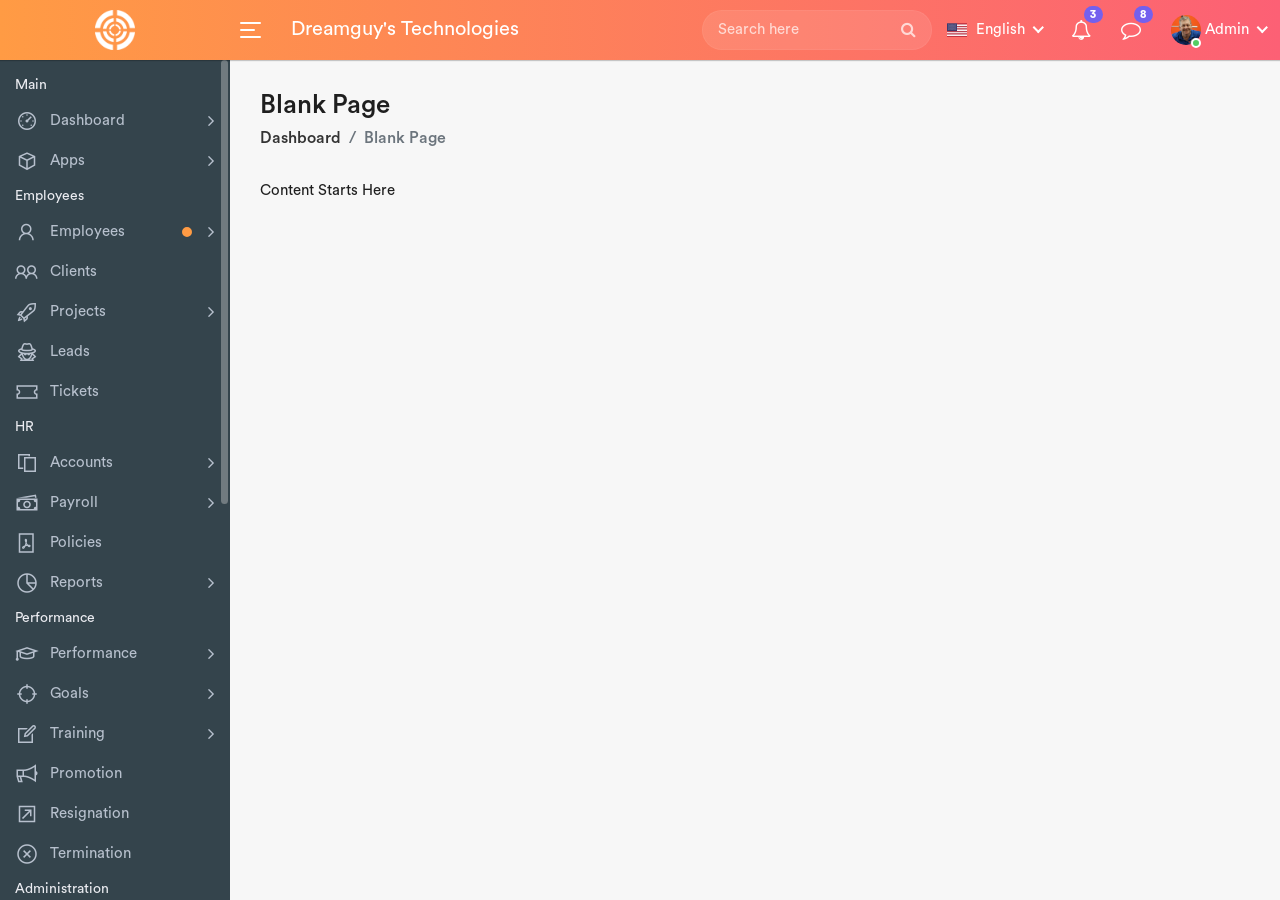
<file: web-template/orange/blank-page.html>
﻿<!DOCTYPE html>
<html lang="en">
    <head>
        <meta charset="utf-8">
        <meta name="viewport" content="width=device-width, initial-scale=1.0, user-scalable=0">
        <meta name="description" content="Smarthr - Bootstrap Admin Template">
		<meta name="keywords" content="admin, estimates, bootstrap, business, corporate, creative, management, minimal, modern, accounts, invoice, html5, responsive, CRM, Projects">
        <meta name="author" content="Dreamguys - Bootstrap Admin Template">
        <meta name="robots" content="noindex, nofollow">
        <title>Blank Page - HRMS admin template</title>
		
		<!-- Favicon -->
        <link rel="shortcut icon" type="image/x-icon" href="assets\img\favicon.png">
		
		<!-- Bootstrap CSS -->
        <link rel="stylesheet" href="assets\css\bootstrap.min.css">
		
		<!-- Fontawesome CSS -->
        <link rel="stylesheet" href="assets\css\font-awesome.min.css">
		
		<!-- Lineawesome CSS -->
        <link rel="stylesheet" href="assets\css\line-awesome.min.css">
		
		<!-- Main CSS -->
        <link rel="stylesheet" href="assets\css\style.css">
		
		<!-- HTML5 shim and Respond.js IE8 support of HTML5 elements and media queries -->
		<!--[if lt IE 9]>
			<script src="assets/js/html5shiv.min.js"></script>
			<script src="assets/js/respond.min.js"></script>
		<![endif]-->
    </head>
    <body>
		<!-- Main Wrapper -->
        <div class="main-wrapper">
		
			<!-- Header -->
            <div class="header">
			
				<!-- Logo -->
                <div class="header-left">
                    <a href="index.html" class="logo">
						<img src="assets\img\logo.png" width="40" height="40" alt="">
					</a>
                </div>
				<!-- /Logo -->
				
				<a id="toggle_btn" href="javascript:void(0);">
					<span class="bar-icon">
						<span></span>
						<span></span>
						<span></span>
					</span>
				</a>
				
				<!-- Header Title -->
                <div class="page-title-box">
					<h3>Dreamguy's Technologies</h3>
                </div>
				<!-- /Header Title -->
				
				<a id="mobile_btn" class="mobile_btn" href="#sidebar"><i class="fa fa-bars"></i></a>
				
				<!-- Header Menu -->
				<ul class="nav user-menu">
				
					<!-- Search -->
					<li class="nav-item">
						<div class="top-nav-search">
							<a href="javascript:void(0);" class="responsive-search">
								<i class="fa fa-search"></i>
						   </a>
							<form action="search.html">
								<input class="form-control" type="text" placeholder="Search here">
								<button class="btn" type="submit"><i class="fa fa-search"></i></button>
							</form>
						</div>
					</li>
					<!-- /Search -->
				
					<!-- Flag -->
					<li class="nav-item dropdown has-arrow flag-nav">
						<a class="nav-link dropdown-toggle" data-toggle="dropdown" href="#" role="button">
							<img src="assets\img\flags\us.png" alt="" height="20"> <span>English</span>
						</a>
						<div class="dropdown-menu dropdown-menu-right">
							<a href="javascript:void(0);" class="dropdown-item">
								<img src="assets\img\flags\us.png" alt="" height="16"> English
							</a>
							<a href="javascript:void(0);" class="dropdown-item">
								<img src="assets\img\flags\fr.png" alt="" height="16"> French
							</a>
							<a href="javascript:void(0);" class="dropdown-item">
								<img src="assets\img\flags\es.png" alt="" height="16"> Spanish
							</a>
							<a href="javascript:void(0);" class="dropdown-item">
								<img src="assets\img\flags\de.png" alt="" height="16"> German
							</a>
						</div>
					</li>
					<!-- /Flag -->
				
					<!-- Notifications -->
					<li class="nav-item dropdown">
						<a href="#" class="dropdown-toggle nav-link" data-toggle="dropdown">
							<i class="fa fa-bell-o"></i> <span class="badge badge-pill">3</span>
						</a>
						<div class="dropdown-menu notifications">
							<div class="topnav-dropdown-header">
								<span class="notification-title">Notifications</span>
								<a href="javascript:void(0)" class="clear-noti"> Clear All </a>
							</div>
							<div class="noti-content">
								<ul class="notification-list">
									<li class="notification-message">
										<a href="activities.html">
											<div class="media">
												<span class="avatar">
													<img alt="" src="assets\img\profiles\avatar-02.jpg">
												</span>
												<div class="media-body">
													<p class="noti-details"><span class="noti-title">John Doe</span> added new task <span class="noti-title">Patient appointment booking</span></p>
													<p class="noti-time"><span class="notification-time">4 mins ago</span></p>
												</div>
											</div>
										</a>
									</li>
									<li class="notification-message">
										<a href="activities.html">
											<div class="media">
												<span class="avatar">
													<img alt="" src="assets\img\profiles\avatar-03.jpg">
												</span>
												<div class="media-body">
													<p class="noti-details"><span class="noti-title">Tarah Shropshire</span> changed the task name <span class="noti-title">Appointment booking with payment gateway</span></p>
													<p class="noti-time"><span class="notification-time">6 mins ago</span></p>
												</div>
											</div>
										</a>
									</li>
									<li class="notification-message">
										<a href="activities.html">
											<div class="media">
												<span class="avatar">
													<img alt="" src="assets\img\profiles\avatar-06.jpg">
												</span>
												<div class="media-body">
													<p class="noti-details"><span class="noti-title">Misty Tison</span> added <span class="noti-title">Domenic Houston</span> and <span class="noti-title">Claire Mapes</span> to project <span class="noti-title">Doctor available module</span></p>
													<p class="noti-time"><span class="notification-time">8 mins ago</span></p>
												</div>
											</div>
										</a>
									</li>
									<li class="notification-message">
										<a href="activities.html">
											<div class="media">
												<span class="avatar">
													<img alt="" src="assets\img\profiles\avatar-17.jpg">
												</span>
												<div class="media-body">
													<p class="noti-details"><span class="noti-title">Rolland Webber</span> completed task <span class="noti-title">Patient and Doctor video conferencing</span></p>
													<p class="noti-time"><span class="notification-time">12 mins ago</span></p>
												</div>
											</div>
										</a>
									</li>
									<li class="notification-message">
										<a href="activities.html">
											<div class="media">
												<span class="avatar">
													<img alt="" src="assets\img\profiles\avatar-13.jpg">
												</span>
												<div class="media-body">
													<p class="noti-details"><span class="noti-title">Bernardo Galaviz</span> added new task <span class="noti-title">Private chat module</span></p>
													<p class="noti-time"><span class="notification-time">2 days ago</span></p>
												</div>
											</div>
										</a>
									</li>
								</ul>
							</div>
							<div class="topnav-dropdown-footer">
								<a href="activities.html">View all Notifications</a>
							</div>
						</div>
					</li>
					<!-- /Notifications -->
					
					<!-- Message Notifications -->
					<li class="nav-item dropdown">
						<a href="#" class="dropdown-toggle nav-link" data-toggle="dropdown">
							<i class="fa fa-comment-o"></i> <span class="badge badge-pill">8</span>
						</a>
						<div class="dropdown-menu notifications">
							<div class="topnav-dropdown-header">
								<span class="notification-title">Messages</span>
								<a href="javascript:void(0)" class="clear-noti"> Clear All </a>
							</div>
							<div class="noti-content">
								<ul class="notification-list">
									<li class="notification-message">
										<a href="chat.html">
											<div class="list-item">
												<div class="list-left">
													<span class="avatar">
														<img alt="" src="assets\img\profiles\avatar-09.jpg">
													</span>
												</div>
												<div class="list-body">
													<span class="message-author">Richard Miles </span>
													<span class="message-time">12:28 AM</span>
													<div class="clearfix"></div>
													<span class="message-content">Lorem ipsum dolor sit amet, consectetur adipiscing</span>
												</div>
											</div>
										</a>
									</li>
									<li class="notification-message">
										<a href="chat.html">
											<div class="list-item">
												<div class="list-left">
													<span class="avatar">
														<img alt="" src="assets\img\profiles\avatar-02.jpg">
													</span>
												</div>
												<div class="list-body">
													<span class="message-author">John Doe</span>
													<span class="message-time">6 Mar</span>
													<div class="clearfix"></div>
													<span class="message-content">Lorem ipsum dolor sit amet, consectetur adipiscing</span>
												</div>
											</div>
										</a>
									</li>
									<li class="notification-message">
										<a href="chat.html">
											<div class="list-item">
												<div class="list-left">
													<span class="avatar">
														<img alt="" src="assets\img\profiles\avatar-03.jpg">
													</span>
												</div>
												<div class="list-body">
													<span class="message-author"> Tarah Shropshire </span>
													<span class="message-time">5 Mar</span>
													<div class="clearfix"></div>
													<span class="message-content">Lorem ipsum dolor sit amet, consectetur adipiscing</span>
												</div>
											</div>
										</a>
									</li>
									<li class="notification-message">
										<a href="chat.html">
											<div class="list-item">
												<div class="list-left">
													<span class="avatar">
														<img alt="" src="assets\img\profiles\avatar-05.jpg">
													</span>
												</div>
												<div class="list-body">
													<span class="message-author">Mike Litorus</span>
													<span class="message-time">3 Mar</span>
													<div class="clearfix"></div>
													<span class="message-content">Lorem ipsum dolor sit amet, consectetur adipiscing</span>
												</div>
											</div>
										</a>
									</li>
									<li class="notification-message">
										<a href="chat.html">
											<div class="list-item">
												<div class="list-left">
													<span class="avatar">
														<img alt="" src="assets\img\profiles\avatar-08.jpg">
													</span>
												</div>
												<div class="list-body">
													<span class="message-author"> Catherine Manseau </span>
													<span class="message-time">27 Feb</span>
													<div class="clearfix"></div>
													<span class="message-content">Lorem ipsum dolor sit amet, consectetur adipiscing</span>
												</div>
											</div>
										</a>
									</li>
								</ul>
							</div>
							<div class="topnav-dropdown-footer">
								<a href="chat.html">View all Messages</a>
							</div>
						</div>
					</li>
					<!-- /Message Notifications -->

					<li class="nav-item dropdown has-arrow main-drop">
						<a href="#" class="dropdown-toggle nav-link" data-toggle="dropdown">
							<span class="user-img"><img src="assets\img\profiles\avatar-21.jpg" alt="">
							<span class="status online"></span></span>
							<span>Admin</span>
						</a>
						<div class="dropdown-menu">
							<a class="dropdown-item" href="profile.html">My Profile</a>
							<a class="dropdown-item" href="settings.html">Settings</a>
							<a class="dropdown-item" href="login.html">Logout</a>
						</div>
					</li>
				</ul>
				<!-- /Header Menu -->
				
				<!-- Mobile Menu -->
				<div class="dropdown mobile-user-menu">
					<a href="#" class="nav-link dropdown-toggle" data-toggle="dropdown" aria-expanded="false"><i class="fa fa-ellipsis-v"></i></a>
					<div class="dropdown-menu dropdown-menu-right">
						<a class="dropdown-item" href="profile.html">My Profile</a>
						<a class="dropdown-item" href="settings.html">Settings</a>
						<a class="dropdown-item" href="login.html">Logout</a>
					</div>
				</div>
				<!-- /Mobile Menu -->
				
            </div>
			<!-- /Header -->
			
			<!-- Sidebar -->
            <div class="sidebar" id="sidebar">
                <div class="sidebar-inner slimscroll">
					<div id="sidebar-menu" class="sidebar-menu">
						<ul>
							<li class="menu-title"> 
								<span>Main</span>
							</li>
							<li class="submenu">
								<a href="#"><i class="la la-dashboard"></i> <span> Dashboard</span> <span class="menu-arrow"></span></a>
								<ul style="display: none;">
									<li><a href="index.html">Admin Dashboard</a></li>
									<li><a href="employee-dashboard.html">Employee Dashboard</a></li>
								</ul>
							</li>
							<li class="submenu">
								<a href="#"><i class="la la-cube"></i> <span> Apps</span> <span class="menu-arrow"></span></a>
								<ul style="display: none;">
									<li><a href="chat.html">Chat</a></li>
									<li class="submenu">
										<a href="#"><span> Calls</span> <span class="menu-arrow"></span></a>
										<ul style="display: none;">
											<li><a href="voice-call.html">Voice Call</a></li>
											<li><a href="video-call.html">Video Call</a></li>
											<li><a href="outgoing-call.html">Outgoing Call</a></li>
											<li><a href="incoming-call.html">Incoming Call</a></li>
										</ul>
									</li>
									<li><a href="events.html">Calendar</a></li>
									<li><a href="contacts.html">Contacts</a></li>
									<li><a href="inbox.html">Email</a></li>
									<li><a href="file-manager.html">File Manager</a></li>
								</ul>
							</li>
							<li class="menu-title"> 
								<span>Employees</span>
							</li>
							<li class="submenu">
								<a href="#" class="noti-dot"><i class="la la-user"></i> <span> Employees</span> <span class="menu-arrow"></span></a>
								<ul style="display: none;">
									<li><a href="employees.html">All Employees</a></li>
									<li><a href="holidays.html">Holidays</a></li>
									<li><a href="leaves.html">Leaves (Admin) <span class="badge badge-pill bg-primary float-right">1</span></a></li>
									<li><a href="leaves-employee.html">Leaves (Employee)</a></li>
									<li><a href="leave-settings.html">Leave Settings</a></li>
									<li><a href="attendance.html">Attendance (Admin)</a></li>
									<li><a href="attendance-employee.html">Attendance (Employee)</a></li>
									<li><a href="departments.html">Departments</a></li>
									<li><a href="designations.html">Designations</a></li>
									<li><a href="timesheet.html">Timesheet</a></li>
									<li><a href="overtime.html">Overtime</a></li>
								</ul>
							</li>
							<li> 
								<a href="clients.html"><i class="la la-users"></i> <span>Clients</span></a>
							</li>
							<li class="submenu">
								<a href="#"><i class="la la-rocket"></i> <span> Projects</span> <span class="menu-arrow"></span></a>
								<ul style="display: none;">
									<li><a href="projects.html">Projects</a></li>
									<li><a href="tasks.html">Tasks</a></li>
									<li><a href="task-board.html">Task Board</a></li>
								</ul>
							</li>
							<li> 
								<a href="leads.html"><i class="la la-user-secret"></i> <span>Leads</span></a>
							</li>
							<li> 
								<a href="tickets.html"><i class="la la-ticket"></i> <span>Tickets</span></a>
							</li>
							<li class="menu-title"> 
								<span>HR</span>
							</li>
							<li class="submenu">
								<a href="#"><i class="la la-files-o"></i> <span> Accounts </span> <span class="menu-arrow"></span></a>
								<ul style="display: none;">
									<li><a href="estimates.html">Estimates</a></li>
									<li><a href="invoices.html">Invoices</a></li>
									<li><a href="payments.html">Payments</a></li>
									<li><a href="expenses.html">Expenses</a></li>
									<li><a href="provident-fund.html">Provident Fund</a></li>
									<li><a href="taxes.html">Taxes</a></li>
								</ul>
							</li>
							<li class="submenu">
								<a href="#"><i class="la la-money"></i> <span> Payroll </span> <span class="menu-arrow"></span></a>
								<ul style="display: none;">
									<li><a href="salary.html"> Employee Salary </a></li>
									<li><a href="salary-view.html"> Payslip </a></li>
									<li><a href="payroll-items.html"> Payroll Items </a></li>
								</ul>
							</li>
							<li> 
								<a href="policies.html"><i class="la la-file-pdf-o"></i> <span>Policies</span></a>
							</li>
							<li class="submenu">
								<a href="#"><i class="la la-pie-chart"></i> <span> Reports </span> <span class="menu-arrow"></span></a>
								<ul style="display: none;">
									<li><a href="expense-reports.html"> Expense Report </a></li>
									<li><a href="invoice-reports.html"> Invoice Report </a></li>
								</ul>
							</li>
							<li class="menu-title"> 
								<span>Performance</span>
							</li>
							<li class="submenu">
								<a href="#"><i class="la la-graduation-cap"></i> <span> Performance </span> <span class="menu-arrow"></span></a>
								<ul style="display: none;">
									<li><a href="performance-indicator.html"> Performance Indicator </a></li>
									<li><a href="performance.html"> Performance Review </a></li>
									<li><a href="performance-appraisal.html"> Performance Appraisal </a></li>
								</ul>
							</li>
							<li class="submenu">
								<a href="#"><i class="la la-crosshairs"></i> <span> Goals </span> <span class="menu-arrow"></span></a>
								<ul style="display: none;">
									<li><a href="goal-tracking.html"> Goal List </a></li>
									<li><a href="goal-type.html"> Goal Type </a></li>
								</ul>
							</li>
							<li class="submenu">
								<a href="#"><i class="la la-edit"></i> <span> Training </span> <span class="menu-arrow"></span></a>
								<ul style="display: none;">
									<li><a href="training.html"> Training List </a></li>
									<li><a href="trainers.html"> Trainers</a></li>
									<li><a href="training-type.html"> Training Type </a></li>
								</ul>
							</li>
							<li><a href="promotion.html"><i class="la la-bullhorn"></i> <span>Promotion</span></a></li>
							<li><a href="resignation.html"><i class="la la-external-link-square"></i> <span>Resignation</span></a></li>
							<li><a href="termination.html"><i class="la la-times-circle"></i> <span>Termination</span></a></li>
							<li class="menu-title"> 
								<span>Administration</span>
							</li>
							<li> 
								<a href="assets.html"><i class="la la-object-ungroup"></i> <span>Assets</span></a>
							</li>
							<li class="submenu">
								<a href="#"><i class="la la-briefcase"></i> <span> Jobs </span> <span class="menu-arrow"></span></a>
								<ul style="display: none;">
									<li><a href="jobs.html"> Manage Jobs </a></li>
									<li><a href="job-applicants.html"> Applied Candidates </a></li>
								</ul>
							</li>
							<li> 
								<a href="knowledgebase.html"><i class="la la-question"></i> <span>Knowledgebase</span></a>
							</li>
							<li> 
								<a href="activities.html"><i class="la la-bell"></i> <span>Activities</span></a>
							</li>
							<li> 
								<a href="users.html"><i class="la la-user-plus"></i> <span>Users</span></a>
							</li>
							<li> 
								<a href="settings.html"><i class="la la-cog"></i> <span>Settings</span></a>
							</li>
							<li class="menu-title"> 
								<span>Pages</span>
							</li>
							<li class="submenu">
								<a href="#"><i class="la la-user"></i> <span> Profile </span> <span class="menu-arrow"></span></a>
								<ul style="display: none;">
									<li><a href="profile.html"> Employee Profile </a></li>
									<li><a href="client-profile.html"> Client Profile </a></li>
								</ul>
							</li>
							<li class="submenu">
								<a href="#"><i class="la la-key"></i> <span> Authentication </span> <span class="menu-arrow"></span></a>
								<ul style="display: none;">
									<li><a href="login.html"> Login </a></li>
									<li><a href="register.html"> Register </a></li>
									<li><a href="forgot-password.html"> Forgot Password </a></li>
									<li><a href="otp.html"> OTP </a></li>
									<li><a href="lock-screen.html"> Lock Screen </a></li>
								</ul>
							</li>
							<li class="submenu">
								<a href="#"><i class="la la-exclamation-triangle"></i> <span> Error Pages </span> <span class="menu-arrow"></span></a>
								<ul style="display: none;">
									<li><a href="error-404.html">404 Error </a></li>
									<li><a href="error-500.html">500 Error </a></li>
								</ul>
							</li>
							<li class="submenu">
								<a href="#"><i class="la la-columns"></i> <span> Pages </span> <span class="menu-arrow"></span></a>
								<ul style="display: none;">
									<li><a href="search.html"> Search </a></li>
									<li><a href="faq.html"> FAQ </a></li>
									<li><a href="terms.html"> Terms </a></li>
									<li><a href="privacy-policy.html"> Privacy Policy </a></li>
									<li><a class="active" href="blank-page.html"> Blank Page </a></li>
								</ul>
							</li>
							<li class="menu-title"> 
								<span>UI Interface</span>
							</li>
							<li> 
								<a href="components.html"><i class="la la-puzzle-piece"></i> <span>Components</span></a>
							</li>
							<li class="submenu">
								<a href="#"><i class="la la-object-group"></i> <span> Forms </span> <span class="menu-arrow"></span></a>
								<ul style="display: none;">
									<li><a href="form-basic-inputs.html">Basic Inputs </a></li>
									<li><a href="form-input-groups.html">Input Groups </a></li>
									<li><a href="form-horizontal.html">Horizontal Form </a></li>
									<li><a href="form-vertical.html"> Vertical Form </a></li>
									<li><a href="form-mask.html"> Form Mask </a></li>
									<li><a href="form-validation.html"> Form Validation </a></li>
								</ul>
							</li>
							<li class="submenu">
								<a href="#"><i class="la la-table"></i> <span> Tables </span> <span class="menu-arrow"></span></a>
								<ul style="display: none;">
									<li><a href="tables-basic.html">Basic Tables </a></li>
									<li><a href="data-tables.html">Data Table </a></li>
								</ul>
							</li>
							<li class="menu-title"> 
								<span>Extras</span>
							</li>
							<li> 
								<a href="#"><i class="la la-file-text"></i> <span>Documentation</span></a>
							</li>
							<li> 
								<a href="javascript:void(0);"><i class="la la-info"></i> <span>Change Log</span> <span class="badge badge-primary ml-auto">v3.2</span></a>
							</li>
							<li class="submenu">
								<a href="javascript:void(0);"><i class="la la-share-alt"></i> <span>Multi Level</span> <span class="menu-arrow"></span></a>
								<ul style="display: none;">
									<li class="submenu">
										<a href="javascript:void(0);"> <span>Level 1</span> <span class="menu-arrow"></span></a>
										<ul style="display: none;">
											<li><a href="javascript:void(0);"><span>Level 2</span></a></li>
											<li class="submenu">
												<a href="javascript:void(0);"> <span> Level 2</span> <span class="menu-arrow"></span></a>
												<ul style="display: none;">
													<li><a href="javascript:void(0);">Level 3</a></li>
													<li><a href="javascript:void(0);">Level 3</a></li>
												</ul>
											</li>
											<li><a href="javascript:void(0);"> <span>Level 2</span></a></li>
										</ul>
									</li>
									<li>
										<a href="javascript:void(0);"> <span>Level 1</span></a>
									</li>
								</ul>
							</li>
						</ul>
					</div>
                </div>
            </div>
			<!-- /Sidebar -->
			
			<!-- Page Wrapper -->
            <div class="page-wrapper">
			
				<!-- Page Content -->
                <div class="content container-fluid">
					
					<!-- Page Header -->
					<div class="page-header">
						<div class="row">
							<div class="col-sm-12">
								<h3 class="page-title">Blank Page</h3>
								<ul class="breadcrumb">
									<li class="breadcrumb-item"><a href="index.html">Dashboard</a></li>
									<li class="breadcrumb-item active">Blank Page</li>
								</ul>
							</div>
						</div>
					</div>
					<!-- /Page Header -->
					
					<!-- Content Starts -->
						Content Starts Here
					<!-- /Content End -->
					
                </div>
				<!-- /Page Content -->
				
            </div>
			<!-- /Page Wrapper -->
			
        </div>
		<!-- /Main Wrapper -->
		
		<!-- jQuery -->
        <script src="assets\js\jquery-3.2.1.min.js"></script>
		
		<!-- Bootstrap Core JS -->
        <script src="assets\js\popper.min.js"></script>
        <script src="assets\js\bootstrap.min.js"></script>
		
		<!-- Slimscroll JS -->
		<script src="assets\js\jquery.slimscroll.min.js"></script>
		
		<!-- Custom JS -->
		<script src="assets\js\app.js"></script>
		
    </body>
</html>
</file>
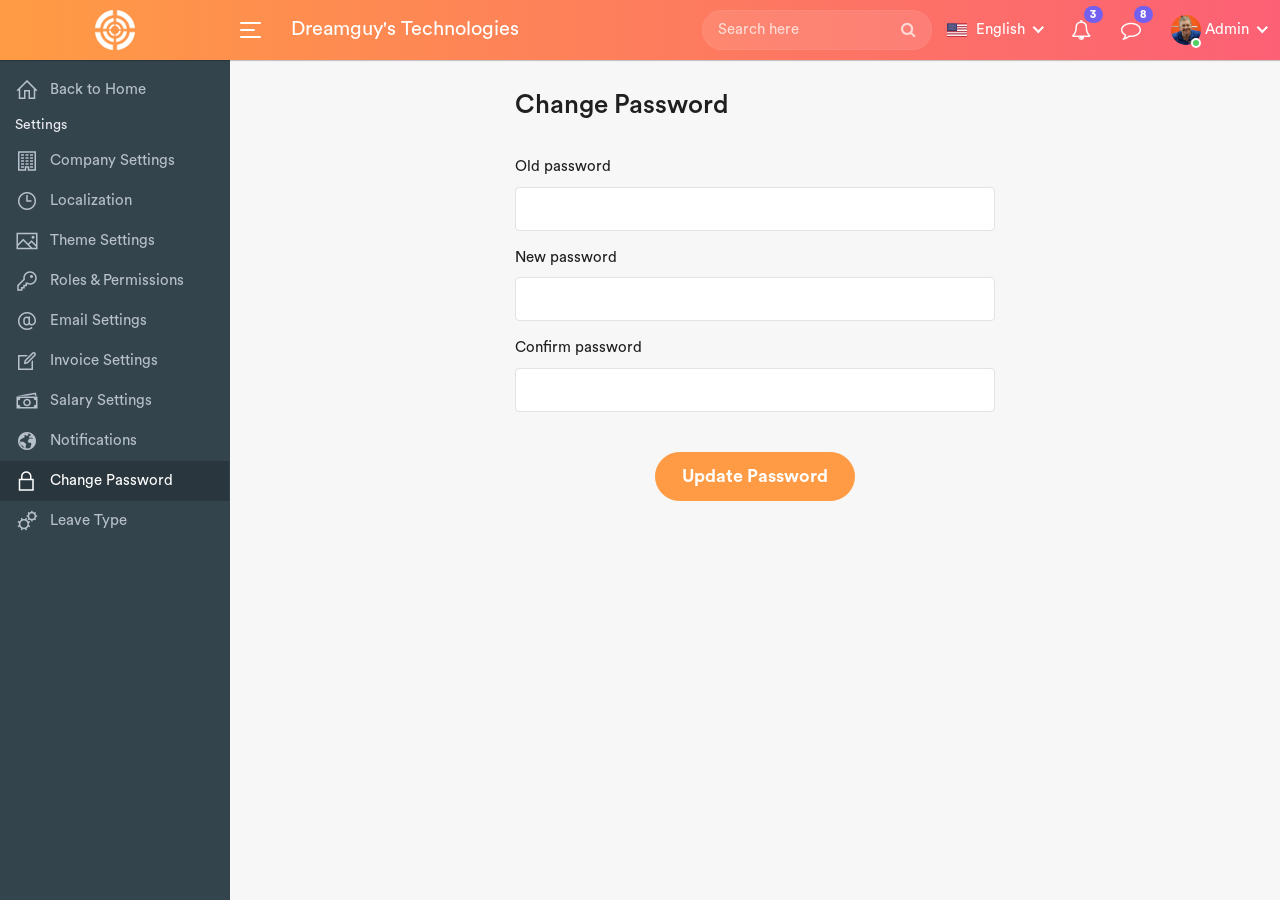
<file: web-template/orange/change-password.html>
﻿<!DOCTYPE html>
<html lang="en">
    <head>
        <meta charset="utf-8">
        <meta name="viewport" content="width=device-width, initial-scale=1.0, user-scalable=0">
        <meta name="description" content="Smarthr - Bootstrap Admin Template">
		<meta name="keywords" content="admin, estimates, bootstrap, business, corporate, creative, management, minimal, modern, accounts, invoice, html5, responsive, CRM, Projects">
        <meta name="author" content="Dreamguys - Bootstrap Admin Template">
        <meta name="robots" content="noindex, nofollow">
        <title>Change Password - HRMS admin template</title>
		
		<!-- Favicon -->
        <link rel="shortcut icon" type="image/x-icon" href="assets\img\favicon.png">
		
		<!-- Bootstrap CSS -->
        <link rel="stylesheet" href="assets\css\bootstrap.min.css">
		
		<!-- Fontawesome CSS -->
        <link rel="stylesheet" href="assets\css\font-awesome.min.css">
		
		<!-- Lineawesome CSS -->
		<link rel="stylesheet" href="assets\css\line-awesome.min.css">
		
		<!-- Main CSS -->
        <link rel="stylesheet" href="assets\css\style.css">
		
		<!-- HTML5 shim and Respond.js IE8 support of HTML5 elements and media queries -->
		<!--[if lt IE 9]>
			<script src="assets/js/html5shiv.min.js"></script>
			<script src="assets/js/respond.min.js"></script>
		<![endif]-->
    </head>
    <body>
		<!-- Main Wrapper -->
        <div class="main-wrapper">
		
			<!-- Header -->
            <div class="header">
			
				<!-- Logo -->
                <div class="header-left">
                    <a href="index.html" class="logo">
						<img src="assets\img\logo.png" width="40" height="40" alt="">
					</a>
                </div>
				<!-- /Logo -->
				
				<a id="toggle_btn" href="javascript:void(0);">
					<span class="bar-icon">
						<span></span>
						<span></span>
						<span></span>
					</span>
				</a>
				
				<!-- Header Title -->
                <div class="page-title-box">
					<h3>Dreamguy's Technologies</h3>
                </div>
				<!-- /Header Title -->
				
				<a id="mobile_btn" class="mobile_btn" href="#sidebar"><i class="fa fa-bars"></i></a>
				
				<!-- Header Menu -->
				<ul class="nav user-menu">
				
					<!-- Search -->
					<li class="nav-item">
						<div class="top-nav-search">
							<a href="javascript:void(0);" class="responsive-search">
								<i class="fa fa-search"></i>
						   </a>
							<form action="search.html">
								<input class="form-control" type="text" placeholder="Search here">
								<button class="btn" type="submit"><i class="fa fa-search"></i></button>
							</form>
						</div>
					</li>
					<!-- /Search -->
				
					<!-- Flag -->
					<li class="nav-item dropdown has-arrow flag-nav">
						<a class="nav-link dropdown-toggle" data-toggle="dropdown" href="#" role="button">
							<img src="assets\img\flags\us.png" alt="" height="20"> <span>English</span>
						</a>
						<div class="dropdown-menu dropdown-menu-right">
							<a href="javascript:void(0);" class="dropdown-item">
								<img src="assets\img\flags\us.png" alt="" height="16"> English
							</a>
							<a href="javascript:void(0);" class="dropdown-item">
								<img src="assets\img\flags\fr.png" alt="" height="16"> French
							</a>
							<a href="javascript:void(0);" class="dropdown-item">
								<img src="assets\img\flags\es.png" alt="" height="16"> Spanish
							</a>
							<a href="javascript:void(0);" class="dropdown-item">
								<img src="assets\img\flags\de.png" alt="" height="16"> German
							</a>
						</div>
					</li>
					<!-- /Flag -->
				
					<!-- Notifications -->
					<li class="nav-item dropdown">
						<a href="#" class="dropdown-toggle nav-link" data-toggle="dropdown">
							<i class="fa fa-bell-o"></i> <span class="badge badge-pill">3</span>
						</a>
						<div class="dropdown-menu notifications">
							<div class="topnav-dropdown-header">
								<span class="notification-title">Notifications</span>
								<a href="javascript:void(0)" class="clear-noti"> Clear All </a>
							</div>
							<div class="noti-content">
								<ul class="notification-list">
									<li class="notification-message">
										<a href="activities.html">
											<div class="media">
												<span class="avatar">
													<img alt="" src="assets\img\profiles\avatar-02.jpg">
												</span>
												<div class="media-body">
													<p class="noti-details"><span class="noti-title">John Doe</span> added new task <span class="noti-title">Patient appointment booking</span></p>
													<p class="noti-time"><span class="notification-time">4 mins ago</span></p>
												</div>
											</div>
										</a>
									</li>
									<li class="notification-message">
										<a href="activities.html">
											<div class="media">
												<span class="avatar">
													<img alt="" src="assets\img\profiles\avatar-03.jpg">
												</span>
												<div class="media-body">
													<p class="noti-details"><span class="noti-title">Tarah Shropshire</span> changed the task name <span class="noti-title">Appointment booking with payment gateway</span></p>
													<p class="noti-time"><span class="notification-time">6 mins ago</span></p>
												</div>
											</div>
										</a>
									</li>
									<li class="notification-message">
										<a href="activities.html">
											<div class="media">
												<span class="avatar">
													<img alt="" src="assets\img\profiles\avatar-06.jpg">
												</span>
												<div class="media-body">
													<p class="noti-details"><span class="noti-title">Misty Tison</span> added <span class="noti-title">Domenic Houston</span> and <span class="noti-title">Claire Mapes</span> to project <span class="noti-title">Doctor available module</span></p>
													<p class="noti-time"><span class="notification-time">8 mins ago</span></p>
												</div>
											</div>
										</a>
									</li>
									<li class="notification-message">
										<a href="activities.html">
											<div class="media">
												<span class="avatar">
													<img alt="" src="assets\img\profiles\avatar-17.jpg">
												</span>
												<div class="media-body">
													<p class="noti-details"><span class="noti-title">Rolland Webber</span> completed task <span class="noti-title">Patient and Doctor video conferencing</span></p>
													<p class="noti-time"><span class="notification-time">12 mins ago</span></p>
												</div>
											</div>
										</a>
									</li>
									<li class="notification-message">
										<a href="activities.html">
											<div class="media">
												<span class="avatar">
													<img alt="" src="assets\img\profiles\avatar-13.jpg">
												</span>
												<div class="media-body">
													<p class="noti-details"><span class="noti-title">Bernardo Galaviz</span> added new task <span class="noti-title">Private chat module</span></p>
													<p class="noti-time"><span class="notification-time">2 days ago</span></p>
												</div>
											</div>
										</a>
									</li>
								</ul>
							</div>
							<div class="topnav-dropdown-footer">
								<a href="activities.html">View all Notifications</a>
							</div>
						</div>
					</li>
					<!-- /Notifications -->
					
					<!-- Message Notifications -->
					<li class="nav-item dropdown">
						<a href="#" class="dropdown-toggle nav-link" data-toggle="dropdown">
							<i class="fa fa-comment-o"></i> <span class="badge badge-pill">8</span>
						</a>
						<div class="dropdown-menu notifications">
							<div class="topnav-dropdown-header">
								<span class="notification-title">Messages</span>
								<a href="javascript:void(0)" class="clear-noti"> Clear All </a>
							</div>
							<div class="noti-content">
								<ul class="notification-list">
									<li class="notification-message">
										<a href="chat.html">
											<div class="list-item">
												<div class="list-left">
													<span class="avatar">
														<img alt="" src="assets\img\profiles\avatar-09.jpg">
													</span>
												</div>
												<div class="list-body">
													<span class="message-author">Richard Miles </span>
													<span class="message-time">12:28 AM</span>
													<div class="clearfix"></div>
													<span class="message-content">Lorem ipsum dolor sit amet, consectetur adipiscing</span>
												</div>
											</div>
										</a>
									</li>
									<li class="notification-message">
										<a href="chat.html">
											<div class="list-item">
												<div class="list-left">
													<span class="avatar">
														<img alt="" src="assets\img\profiles\avatar-02.jpg">
													</span>
												</div>
												<div class="list-body">
													<span class="message-author">John Doe</span>
													<span class="message-time">6 Mar</span>
													<div class="clearfix"></div>
													<span class="message-content">Lorem ipsum dolor sit amet, consectetur adipiscing</span>
												</div>
											</div>
										</a>
									</li>
									<li class="notification-message">
										<a href="chat.html">
											<div class="list-item">
												<div class="list-left">
													<span class="avatar">
														<img alt="" src="assets\img\profiles\avatar-03.jpg">
													</span>
												</div>
												<div class="list-body">
													<span class="message-author"> Tarah Shropshire </span>
													<span class="message-time">5 Mar</span>
													<div class="clearfix"></div>
													<span class="message-content">Lorem ipsum dolor sit amet, consectetur adipiscing</span>
												</div>
											</div>
										</a>
									</li>
									<li class="notification-message">
										<a href="chat.html">
											<div class="list-item">
												<div class="list-left">
													<span class="avatar">
														<img alt="" src="assets\img\profiles\avatar-05.jpg">
													</span>
												</div>
												<div class="list-body">
													<span class="message-author">Mike Litorus</span>
													<span class="message-time">3 Mar</span>
													<div class="clearfix"></div>
													<span class="message-content">Lorem ipsum dolor sit amet, consectetur adipiscing</span>
												</div>
											</div>
										</a>
									</li>
									<li class="notification-message">
										<a href="chat.html">
											<div class="list-item">
												<div class="list-left">
													<span class="avatar">
														<img alt="" src="assets\img\profiles\avatar-08.jpg">
													</span>
												</div>
												<div class="list-body">
													<span class="message-author"> Catherine Manseau </span>
													<span class="message-time">27 Feb</span>
													<div class="clearfix"></div>
													<span class="message-content">Lorem ipsum dolor sit amet, consectetur adipiscing</span>
												</div>
											</div>
										</a>
									</li>
								</ul>
							</div>
							<div class="topnav-dropdown-footer">
								<a href="chat.html">View all Messages</a>
							</div>
						</div>
					</li>
					<!-- /Message Notifications -->

					<li class="nav-item dropdown has-arrow main-drop">
						<a href="#" class="dropdown-toggle nav-link" data-toggle="dropdown">
							<span class="user-img"><img src="assets\img\profiles\avatar-21.jpg" alt="">
							<span class="status online"></span></span>
							<span>Admin</span>
						</a>
						<div class="dropdown-menu">
							<a class="dropdown-item" href="profile.html">My Profile</a>
							<a class="dropdown-item" href="settings.html">Settings</a>
							<a class="dropdown-item" href="login.html">Logout</a>
						</div>
					</li>
				</ul>
				<!-- /Header Menu -->
				
				<!-- Mobile Menu -->
				<div class="dropdown mobile-user-menu">
					<a href="#" class="nav-link dropdown-toggle" data-toggle="dropdown" aria-expanded="false"><i class="fa fa-ellipsis-v"></i></a>
					<div class="dropdown-menu dropdown-menu-right">
						<a class="dropdown-item" href="profile.html">My Profile</a>
						<a class="dropdown-item" href="settings.html">Settings</a>
						<a class="dropdown-item" href="login.html">Logout</a>
					</div>
				</div>
				<!-- /Mobile Menu -->
				
            </div>
			<!-- /Header -->
			
			<!-- Sidebar -->
            <div class="sidebar" id="sidebar">
                <div class="sidebar-inner slimscroll">
					<div class="sidebar-menu">
						<ul>
							<li> 
								<a href="index.html"><i class="la la-home"></i> <span>Back to Home</span></a>
							</li>
							<li class="menu-title">Settings</li>
							<li> 
								<a href="settings.html"><i class="la la-building"></i> <span>Company Settings</span></a>
							</li>
							<li> 
								<a href="localization.html"><i class="la la-clock-o"></i> <span>Localization</span></a>
							</li>
							<li> 
								<a href="theme-settings.html"><i class="la la-photo"></i> <span>Theme Settings</span></a>
							</li>
							<li> 
								<a href="roles-permissions.html"><i class="la la-key"></i> <span>Roles & Permissions</span></a>
							</li>
							<li> 
								<a href="email-settings.html"><i class="la la-at"></i> <span>Email Settings</span></a>
							</li>
							<li> 
								<a href="invoice-settings.html"><i class="la la-pencil-square"></i> <span>Invoice Settings</span></a>
							</li>
							<li> 
								<a href="salary-settings.html"><i class="la la-money"></i> <span>Salary Settings</span></a>
							</li>
							<li> 
								<a href="notifications-settings.html"><i class="la la-globe"></i> <span>Notifications</span></a>
							</li>
							<li class="active"> 
								<a href="change-password.html"><i class="la la-lock"></i> <span>Change Password</span></a>
							</li>
							<li> 
								<a href="leave-type.html"><i class="la la-cogs"></i> <span>Leave Type</span></a>
							</li>
						</ul>
					</div>
                </div>
            </div>
			<!-- /Sidebar -->
			
			<!-- Page Wrapper -->
            <div class="page-wrapper">
                <div class="content container-fluid">
					<div class="row">
						<div class="col-md-6 offset-md-3">
						
							<!-- Page Header -->
							<div class="page-header">
								<div class="row">
									<div class="col-sm-12">
										<h3 class="page-title">Change Password</h3>
									</div>
								</div>
							</div>
							<!-- /Page Header -->
							
							<form>
								<div class="form-group">
									<label>Old password</label>
									<input type="password" class="form-control">
								</div>
								<div class="form-group">
									<label>New password</label>
									<input type="password" class="form-control">
								</div>
								<div class="form-group">
									<label>Confirm password</label>
									<input type="password" class="form-control">
								</div>
								<div class="submit-section">
									<button class="btn btn-primary submit-btn">Update Password</button>
								</div>
							</form>
						</div>
					</div>
				</div>
				<!-- /Page Content -->
				
			</div>
			<!-- /Page Wrapper -->
			
        </div>
		<!-- /Main Wrapper -->
		
		<!-- jQuery -->
        <script src="assets\js\jquery-3.2.1.min.js"></script>
		
		<!-- Bootstrap Core JS -->
        <script src="assets\js\popper.min.js"></script>
        <script src="assets\js\bootstrap.min.js"></script>
		
		<!-- Slimscroll JS -->
		<script src="assets\js\jquery.slimscroll.min.js"></script>
		
		<!-- Select2 JS -->
		<script src="assets\js\select2.min.js"></script>
		
		<!-- Custom JS -->
		<script src="assets\js\app.js"></script>

    </body>
</html>
</file>
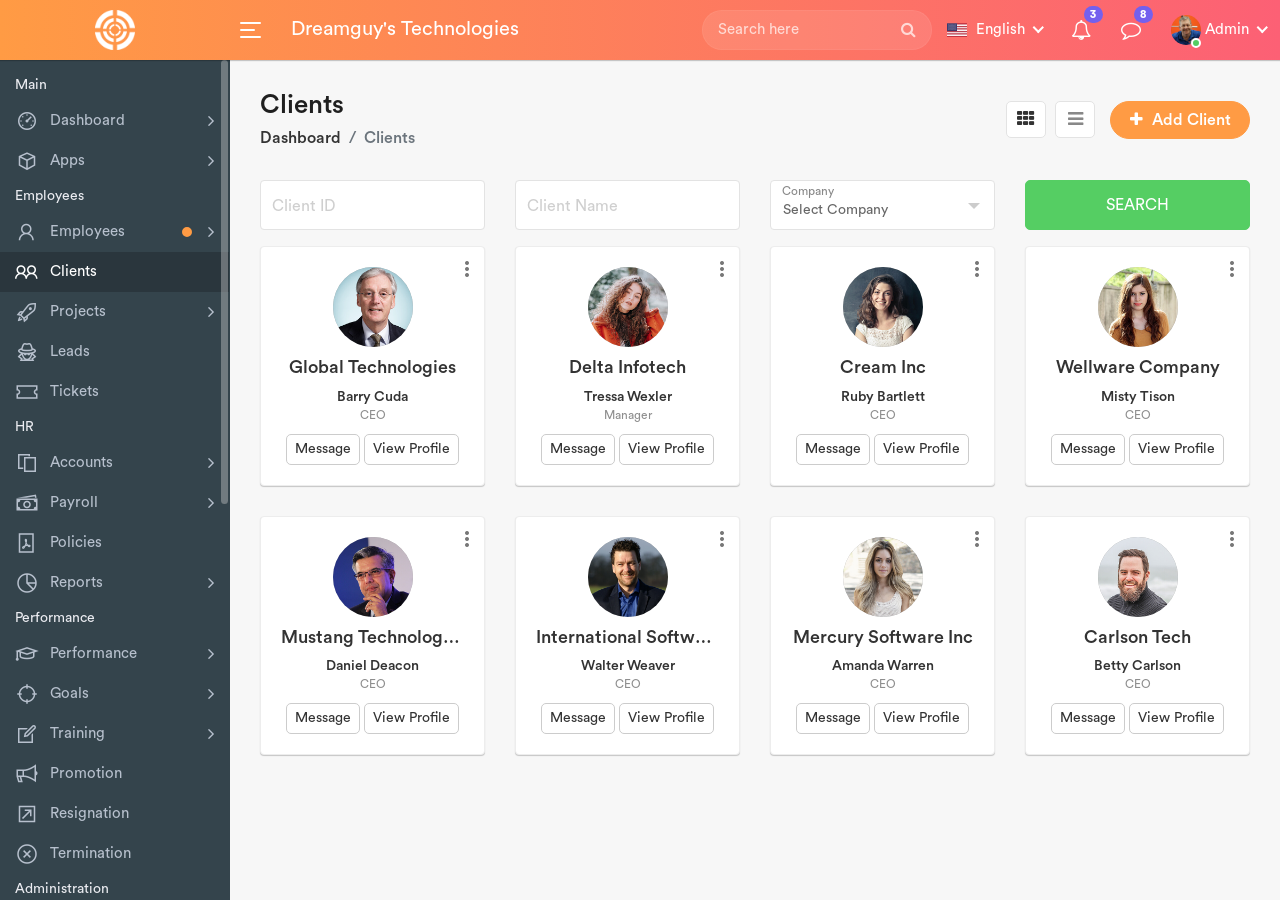
<file: web-template/orange/clients.html>
﻿<!DOCTYPE html>
<html lang="en">
    <head>
        <meta charset="utf-8">
        <meta name="viewport" content="width=device-width, initial-scale=1.0, user-scalable=0">
        <meta name="description" content="Smarthr - Bootstrap Admin Template">
		<meta name="keywords" content="admin, estimates, bootstrap, business, corporate, creative, management, minimal, modern, accounts, invoice, html5, responsive, CRM, Projects">
        <meta name="author" content="Dreamguys - Bootstrap Admin Template">
        <meta name="robots" content="noindex, nofollow">
        <title>Clients - HRMS admin template</title>
		
		<!-- Favicon -->
        <link rel="shortcut icon" type="image/x-icon" href="assets\img\favicon.png">
		
		<!-- Bootstrap CSS -->
        <link rel="stylesheet" href="assets\css\bootstrap.min.css">
		
		<!-- Fontawesome CSS -->
        <link rel="stylesheet" href="assets\css\font-awesome.min.css">
		
		<!-- Lineawesome CSS -->
		<link rel="stylesheet" href="assets\css\line-awesome.min.css">
		
		<!-- Select2 CSS -->
		<link rel="stylesheet" href="assets\css\select2.min.css">
		
		<!-- Main CSS -->
        <link rel="stylesheet" href="assets\css\style.css">
		
		<!-- HTML5 shim and Respond.js IE8 support of HTML5 elements and media queries -->
		<!--[if lt IE 9]>
			<script src="assets/js/html5shiv.min.js"></script>
			<script src="assets/js/respond.min.js"></script>
		<![endif]-->
    </head>
    <body>
		<!-- Main Wrapper -->
        <div class="main-wrapper">
		
			<!-- Header -->
            <div class="header">
			
				<!-- Logo -->
                <div class="header-left">
                    <a href="index.html" class="logo">
						<img src="assets\img\logo.png" width="40" height="40" alt="">
					</a>
                </div>
				<!-- /Logo -->
				
				<a id="toggle_btn" href="javascript:void(0);">
					<span class="bar-icon">
						<span></span>
						<span></span>
						<span></span>
					</span>
				</a>
				
				<!-- Header Title -->
                <div class="page-title-box">
					<h3>Dreamguy's Technologies</h3>
                </div>
				<!-- /Header Title -->
				
				<a id="mobile_btn" class="mobile_btn" href="#sidebar"><i class="fa fa-bars"></i></a>
				
				<!-- Header Menu -->
				<ul class="nav user-menu">
				
					<!-- Search -->
					<li class="nav-item">
						<div class="top-nav-search">
							<a href="javascript:void(0);" class="responsive-search">
								<i class="fa fa-search"></i>
						   </a>
							<form action="search.html">
								<input class="form-control" type="text" placeholder="Search here">
								<button class="btn" type="submit"><i class="fa fa-search"></i></button>
							</form>
						</div>
					</li>
					<!-- /Search -->
				
					<!-- Flag -->
					<li class="nav-item dropdown has-arrow flag-nav">
						<a class="nav-link dropdown-toggle" data-toggle="dropdown" href="#" role="button">
							<img src="assets\img\flags\us.png" alt="" height="20"> <span>English</span>
						</a>
						<div class="dropdown-menu dropdown-menu-right">
							<a href="javascript:void(0);" class="dropdown-item">
								<img src="assets\img\flags\us.png" alt="" height="16"> English
							</a>
							<a href="javascript:void(0);" class="dropdown-item">
								<img src="assets\img\flags\fr.png" alt="" height="16"> French
							</a>
							<a href="javascript:void(0);" class="dropdown-item">
								<img src="assets\img\flags\es.png" alt="" height="16"> Spanish
							</a>
							<a href="javascript:void(0);" class="dropdown-item">
								<img src="assets\img\flags\de.png" alt="" height="16"> German
							</a>
						</div>
					</li>
					<!-- /Flag -->
				
					<!-- Notifications -->
					<li class="nav-item dropdown">
						<a href="#" class="dropdown-toggle nav-link" data-toggle="dropdown">
							<i class="fa fa-bell-o"></i> <span class="badge badge-pill">3</span>
						</a>
						<div class="dropdown-menu notifications">
							<div class="topnav-dropdown-header">
								<span class="notification-title">Notifications</span>
								<a href="javascript:void(0)" class="clear-noti"> Clear All </a>
							</div>
							<div class="noti-content">
								<ul class="notification-list">
									<li class="notification-message">
										<a href="activities.html">
											<div class="media">
												<span class="avatar">
													<img alt="" src="assets\img\profiles\avatar-02.jpg">
												</span>
												<div class="media-body">
													<p class="noti-details"><span class="noti-title">John Doe</span> added new task <span class="noti-title">Patient appointment booking</span></p>
													<p class="noti-time"><span class="notification-time">4 mins ago</span></p>
												</div>
											</div>
										</a>
									</li>
									<li class="notification-message">
										<a href="activities.html">
											<div class="media">
												<span class="avatar">
													<img alt="" src="assets\img\profiles\avatar-03.jpg">
												</span>
												<div class="media-body">
													<p class="noti-details"><span class="noti-title">Tarah Shropshire</span> changed the task name <span class="noti-title">Appointment booking with payment gateway</span></p>
													<p class="noti-time"><span class="notification-time">6 mins ago</span></p>
												</div>
											</div>
										</a>
									</li>
									<li class="notification-message">
										<a href="activities.html">
											<div class="media">
												<span class="avatar">
													<img alt="" src="assets\img\profiles\avatar-06.jpg">
												</span>
												<div class="media-body">
													<p class="noti-details"><span class="noti-title">Misty Tison</span> added <span class="noti-title">Domenic Houston</span> and <span class="noti-title">Claire Mapes</span> to project <span class="noti-title">Doctor available module</span></p>
													<p class="noti-time"><span class="notification-time">8 mins ago</span></p>
												</div>
											</div>
										</a>
									</li>
									<li class="notification-message">
										<a href="activities.html">
											<div class="media">
												<span class="avatar">
													<img alt="" src="assets\img\profiles\avatar-17.jpg">
												</span>
												<div class="media-body">
													<p class="noti-details"><span class="noti-title">Rolland Webber</span> completed task <span class="noti-title">Patient and Doctor video conferencing</span></p>
													<p class="noti-time"><span class="notification-time">12 mins ago</span></p>
												</div>
											</div>
										</a>
									</li>
									<li class="notification-message">
										<a href="activities.html">
											<div class="media">
												<span class="avatar">
													<img alt="" src="assets\img\profiles\avatar-13.jpg">
												</span>
												<div class="media-body">
													<p class="noti-details"><span class="noti-title">Bernardo Galaviz</span> added new task <span class="noti-title">Private chat module</span></p>
													<p class="noti-time"><span class="notification-time">2 days ago</span></p>
												</div>
											</div>
										</a>
									</li>
								</ul>
							</div>
							<div class="topnav-dropdown-footer">
								<a href="activities.html">View all Notifications</a>
							</div>
						</div>
					</li>
					<!-- /Notifications -->
					
					<!-- Message Notifications -->
					<li class="nav-item dropdown">
						<a href="#" class="dropdown-toggle nav-link" data-toggle="dropdown">
							<i class="fa fa-comment-o"></i> <span class="badge badge-pill">8</span>
						</a>
						<div class="dropdown-menu notifications">
							<div class="topnav-dropdown-header">
								<span class="notification-title">Messages</span>
								<a href="javascript:void(0)" class="clear-noti"> Clear All </a>
							</div>
							<div class="noti-content">
								<ul class="notification-list">
									<li class="notification-message">
										<a href="chat.html">
											<div class="list-item">
												<div class="list-left">
													<span class="avatar">
														<img alt="" src="assets\img\profiles\avatar-09.jpg">
													</span>
												</div>
												<div class="list-body">
													<span class="message-author">Richard Miles </span>
													<span class="message-time">12:28 AM</span>
													<div class="clearfix"></div>
													<span class="message-content">Lorem ipsum dolor sit amet, consectetur adipiscing</span>
												</div>
											</div>
										</a>
									</li>
									<li class="notification-message">
										<a href="chat.html">
											<div class="list-item">
												<div class="list-left">
													<span class="avatar">
														<img alt="" src="assets\img\profiles\avatar-02.jpg">
													</span>
												</div>
												<div class="list-body">
													<span class="message-author">John Doe</span>
													<span class="message-time">6 Mar</span>
													<div class="clearfix"></div>
													<span class="message-content">Lorem ipsum dolor sit amet, consectetur adipiscing</span>
												</div>
											</div>
										</a>
									</li>
									<li class="notification-message">
										<a href="chat.html">
											<div class="list-item">
												<div class="list-left">
													<span class="avatar">
														<img alt="" src="assets\img\profiles\avatar-03.jpg">
													</span>
												</div>
												<div class="list-body">
													<span class="message-author"> Tarah Shropshire </span>
													<span class="message-time">5 Mar</span>
													<div class="clearfix"></div>
													<span class="message-content">Lorem ipsum dolor sit amet, consectetur adipiscing</span>
												</div>
											</div>
										</a>
									</li>
									<li class="notification-message">
										<a href="chat.html">
											<div class="list-item">
												<div class="list-left">
													<span class="avatar">
														<img alt="" src="assets\img\profiles\avatar-05.jpg">
													</span>
												</div>
												<div class="list-body">
													<span class="message-author">Mike Litorus</span>
													<span class="message-time">3 Mar</span>
													<div class="clearfix"></div>
													<span class="message-content">Lorem ipsum dolor sit amet, consectetur adipiscing</span>
												</div>
											</div>
										</a>
									</li>
									<li class="notification-message">
										<a href="chat.html">
											<div class="list-item">
												<div class="list-left">
													<span class="avatar">
														<img alt="" src="assets\img\profiles\avatar-08.jpg">
													</span>
												</div>
												<div class="list-body">
													<span class="message-author"> Catherine Manseau </span>
													<span class="message-time">27 Feb</span>
													<div class="clearfix"></div>
													<span class="message-content">Lorem ipsum dolor sit amet, consectetur adipiscing</span>
												</div>
											</div>
										</a>
									</li>
								</ul>
							</div>
							<div class="topnav-dropdown-footer">
								<a href="chat.html">View all Messages</a>
							</div>
						</div>
					</li>
					<!-- /Message Notifications -->
	
					<li class="nav-item dropdown has-arrow main-drop">
						<a href="#" class="dropdown-toggle nav-link" data-toggle="dropdown">
							<span class="user-img"><img src="assets\img\profiles\avatar-21.jpg" alt="">
							<span class="status online"></span></span>
							<span>Admin</span>
						</a>
						<div class="dropdown-menu">
							<a class="dropdown-item" href="profile.html">My Profile</a>
							<a class="dropdown-item" href="settings.html">Settings</a>
							<a class="dropdown-item" href="login.html">Logout</a>
						</div>
					</li>
				</ul>
				<!-- /Header Menu -->
				
				<!-- Mobile Menu -->
				<div class="dropdown mobile-user-menu">
					<a href="#" class="nav-link dropdown-toggle" data-toggle="dropdown" aria-expanded="false"><i class="fa fa-ellipsis-v"></i></a>
					<div class="dropdown-menu dropdown-menu-right">
						<a class="dropdown-item" href="profile.html">My Profile</a>
						<a class="dropdown-item" href="settings.html">Settings</a>
						<a class="dropdown-item" href="login.html">Logout</a>
					</div>
				</div>
				<!-- /Mobile Menu -->
				
            </div>
			<!-- /Header -->
			
			<!-- Sidebar -->
            <div class="sidebar" id="sidebar">
                <div class="sidebar-inner slimscroll">
					<div id="sidebar-menu" class="sidebar-menu">
						<ul>
							<li class="menu-title"> 
								<span>Main</span>
							</li>
							<li class="submenu">
								<a href="#"><i class="la la-dashboard"></i> <span> Dashboard</span> <span class="menu-arrow"></span></a>
								<ul style="display: none;">
									<li><a href="index.html">Admin Dashboard</a></li>
									<li><a href="employee-dashboard.html">Employee Dashboard</a></li>
								</ul>
							</li>
							<li class="submenu">
								<a href="#"><i class="la la-cube"></i> <span> Apps</span> <span class="menu-arrow"></span></a>
								<ul style="display: none;">
									<li><a href="chat.html">Chat</a></li>
									<li class="submenu">
										<a href="#"><span> Calls</span> <span class="menu-arrow"></span></a>
										<ul style="display: none;">
											<li><a href="voice-call.html">Voice Call</a></li>
											<li><a href="video-call.html">Video Call</a></li>
											<li><a href="outgoing-call.html">Outgoing Call</a></li>
											<li><a href="incoming-call.html">Incoming Call</a></li>
										</ul>
									</li>
									<li><a href="events.html">Calendar</a></li>
									<li><a href="contacts.html">Contacts</a></li>
									<li><a href="inbox.html">Email</a></li>
									<li><a href="file-manager.html">File Manager</a></li>
								</ul>
							</li>
							<li class="menu-title"> 
								<span>Employees</span>
							</li>
							<li class="submenu">
								<a href="#" class="noti-dot"><i class="la la-user"></i> <span> Employees</span> <span class="menu-arrow"></span></a>
								<ul style="display: none;">
									<li><a href="employees.html">All Employees</a></li>
									<li><a href="holidays.html">Holidays</a></li>
									<li><a href="leaves.html">Leaves (Admin) <span class="badge badge-pill bg-primary float-right">1</span></a></li>
									<li><a href="leaves-employee.html">Leaves (Employee)</a></li>
									<li><a href="leave-settings.html">Leave Settings</a></li>
									<li><a href="attendance.html">Attendance (Admin)</a></li>
									<li><a href="attendance-employee.html">Attendance (Employee)</a></li>
									<li><a href="departments.html">Departments</a></li>
									<li><a href="designations.html">Designations</a></li>
									<li><a href="timesheet.html">Timesheet</a></li>
									<li><a href="overtime.html">Overtime</a></li>
								</ul>
							</li>
							<li class="active"> 
								<a href="clients.html"><i class="la la-users"></i> <span>Clients</span></a>
							</li>
							<li class="submenu">
								<a href="#"><i class="la la-rocket"></i> <span> Projects</span> <span class="menu-arrow"></span></a>
								<ul style="display: none;">
									<li><a href="projects.html">Projects</a></li>
									<li><a href="tasks.html">Tasks</a></li>
									<li><a href="task-board.html">Task Board</a></li>
								</ul>
							</li>
							<li> 
								<a href="leads.html"><i class="la la-user-secret"></i> <span>Leads</span></a>
							</li>
							<li> 
								<a href="tickets.html"><i class="la la-ticket"></i> <span>Tickets</span></a>
							</li>
							<li class="menu-title"> 
								<span>HR</span>
							</li>
							<li class="submenu">
								<a href="#"><i class="la la-files-o"></i> <span> Accounts </span> <span class="menu-arrow"></span></a>
								<ul style="display: none;">
									<li><a href="estimates.html">Estimates</a></li>
									<li><a href="invoices.html">Invoices</a></li>
									<li><a href="payments.html">Payments</a></li>
									<li><a href="expenses.html">Expenses</a></li>
									<li><a href="provident-fund.html">Provident Fund</a></li>
									<li><a href="taxes.html">Taxes</a></li>
								</ul>
							</li>
							<li class="submenu">
								<a href="#"><i class="la la-money"></i> <span> Payroll </span> <span class="menu-arrow"></span></a>
								<ul style="display: none;">
									<li><a href="salary.html"> Employee Salary </a></li>
									<li><a href="salary-view.html"> Payslip </a></li>
									<li><a href="payroll-items.html"> Payroll Items </a></li>
								</ul>
							</li>
							<li> 
								<a href="policies.html"><i class="la la-file-pdf-o"></i> <span>Policies</span></a>
							</li>
							<li class="submenu">
								<a href="#"><i class="la la-pie-chart"></i> <span> Reports </span> <span class="menu-arrow"></span></a>
								<ul style="display: none;">
									<li><a href="expense-reports.html"> Expense Report </a></li>
									<li><a href="invoice-reports.html"> Invoice Report </a></li>
								</ul>
							</li>
							<li class="menu-title"> 
								<span>Performance</span>
							</li>
							<li class="submenu">
								<a href="#"><i class="la la-graduation-cap"></i> <span> Performance </span> <span class="menu-arrow"></span></a>
								<ul style="display: none;">
									<li><a href="performance-indicator.html"> Performance Indicator </a></li>
									<li><a href="performance.html"> Performance Review </a></li>
									<li><a href="performance-appraisal.html"> Performance Appraisal </a></li>
								</ul>
							</li>
							<li class="submenu">
								<a href="#"><i class="la la-crosshairs"></i> <span> Goals </span> <span class="menu-arrow"></span></a>
								<ul style="display: none;">
									<li><a href="goal-tracking.html"> Goal List </a></li>
									<li><a href="goal-type.html"> Goal Type </a></li>
								</ul>
							</li>
							<li class="submenu">
								<a href="#"><i class="la la-edit"></i> <span> Training </span> <span class="menu-arrow"></span></a>
								<ul style="display: none;">
									<li><a href="training.html"> Training List </a></li>
									<li><a href="trainers.html"> Trainers</a></li>
									<li><a href="training-type.html"> Training Type </a></li>
								</ul>
							</li>
							<li><a href="promotion.html"><i class="la la-bullhorn"></i> <span>Promotion</span></a></li>
							<li><a href="resignation.html"><i class="la la-external-link-square"></i> <span>Resignation</span></a></li>
							<li><a href="termination.html"><i class="la la-times-circle"></i> <span>Termination</span></a></li>
							<li class="menu-title"> 
								<span>Administration</span>
							</li>
							<li> 
								<a href="assets.html"><i class="la la-object-ungroup"></i> <span>Assets</span></a>
							</li>
							<li class="submenu">
								<a href="#"><i class="la la-briefcase"></i> <span> Jobs </span> <span class="menu-arrow"></span></a>
								<ul style="display: none;">
									<li><a href="jobs.html"> Manage Jobs </a></li>
									<li><a href="job-applicants.html"> Applied Candidates </a></li>
								</ul>
							</li>
							<li> 
								<a href="knowledgebase.html"><i class="la la-question"></i> <span>Knowledgebase</span></a>
							</li>
							<li> 
								<a href="activities.html"><i class="la la-bell"></i> <span>Activities</span></a>
							</li>
							<li> 
								<a href="users.html"><i class="la la-user-plus"></i> <span>Users</span></a>
							</li>
							<li> 
								<a href="settings.html"><i class="la la-cog"></i> <span>Settings</span></a>
							</li>
							<li class="menu-title"> 
								<span>Pages</span>
							</li>
							<li class="submenu">
								<a href="#"><i class="la la-user"></i> <span> Profile </span> <span class="menu-arrow"></span></a>
								<ul style="display: none;">
									<li><a href="profile.html"> Employee Profile </a></li>
									<li><a href="client-profile.html"> Client Profile </a></li>
								</ul>
							</li>
							<li class="submenu">
								<a href="#"><i class="la la-key"></i> <span> Authentication </span> <span class="menu-arrow"></span></a>
								<ul style="display: none;">
									<li><a href="login.html"> Login </a></li>
									<li><a href="register.html"> Register </a></li>
									<li><a href="forgot-password.html"> Forgot Password </a></li>
									<li><a href="otp.html"> OTP </a></li>
									<li><a href="lock-screen.html"> Lock Screen </a></li>
								</ul>
							</li>
							<li class="submenu">
								<a href="#"><i class="la la-exclamation-triangle"></i> <span> Error Pages </span> <span class="menu-arrow"></span></a>
								<ul style="display: none;">
									<li><a href="error-404.html">404 Error </a></li>
									<li><a href="error-500.html">500 Error </a></li>
								</ul>
							</li>
							<li class="submenu">
								<a href="#"><i class="la la-columns"></i> <span> Pages </span> <span class="menu-arrow"></span></a>
								<ul style="display: none;">
									<li><a href="search.html"> Search </a></li>
									<li><a href="faq.html"> FAQ </a></li>
									<li><a href="terms.html"> Terms </a></li>
									<li><a href="privacy-policy.html"> Privacy Policy </a></li>
									<li><a href="blank-page.html"> Blank Page </a></li>
								</ul>
							</li>
							<li class="menu-title"> 
								<span>UI Interface</span>
							</li>
							<li> 
								<a href="components.html"><i class="la la-puzzle-piece"></i> <span>Components</span></a>
							</li>
							<li class="submenu">
								<a href="#"><i class="la la-object-group"></i> <span> Forms </span> <span class="menu-arrow"></span></a>
								<ul style="display: none;">
									<li><a href="form-basic-inputs.html">Basic Inputs </a></li>
									<li><a href="form-input-groups.html">Input Groups </a></li>
									<li><a href="form-horizontal.html">Horizontal Form </a></li>
									<li><a href="form-vertical.html"> Vertical Form </a></li>
									<li><a href="form-mask.html"> Form Mask </a></li>
									<li><a href="form-validation.html"> Form Validation </a></li>
								</ul>
							</li>
							<li class="submenu">
								<a href="#"><i class="la la-table"></i> <span> Tables </span> <span class="menu-arrow"></span></a>
								<ul style="display: none;">
									<li><a href="tables-basic.html">Basic Tables </a></li>
									<li><a href="data-tables.html">Data Table </a></li>
								</ul>
							</li>
							<li class="menu-title"> 
								<span>Extras</span>
							</li>
							<li> 
								<a href="#"><i class="la la-file-text"></i> <span>Documentation</span></a>
							</li>
							<li> 
								<a href="javascript:void(0);"><i class="la la-info"></i> <span>Change Log</span> <span class="badge badge-primary ml-auto">v3.2</span></a>
							</li>
							<li class="submenu">
								<a href="javascript:void(0);"><i class="la la-share-alt"></i> <span>Multi Level</span> <span class="menu-arrow"></span></a>
								<ul style="display: none;">
									<li class="submenu">
										<a href="javascript:void(0);"> <span>Level 1</span> <span class="menu-arrow"></span></a>
										<ul style="display: none;">
											<li><a href="javascript:void(0);"><span>Level 2</span></a></li>
											<li class="submenu">
												<a href="javascript:void(0);"> <span> Level 2</span> <span class="menu-arrow"></span></a>
												<ul style="display: none;">
													<li><a href="javascript:void(0);">Level 3</a></li>
													<li><a href="javascript:void(0);">Level 3</a></li>
												</ul>
											</li>
											<li><a href="javascript:void(0);"> <span>Level 2</span></a></li>
										</ul>
									</li>
									<li>
										<a href="javascript:void(0);"> <span>Level 1</span></a>
									</li>
								</ul>
							</li>
						</ul>
					</div>
                </div>
            </div>
			<!-- /Sidebar -->
			
			<!-- Page Wrapper -->
            <div class="page-wrapper">
			
				<!-- Page Content -->
                <div class="content container-fluid">
				
					<!-- Page Header -->
					<div class="page-header">
						<div class="row align-items-center">
							<div class="col">
								<h3 class="page-title">Clients</h3>
								<ul class="breadcrumb">
									<li class="breadcrumb-item"><a href="index.html">Dashboard</a></li>
									<li class="breadcrumb-item active">Clients</li>
								</ul>
							</div>
							<div class="col-auto float-right ml-auto">
								<a href="#" class="btn add-btn" data-toggle="modal" data-target="#add_client"><i class="fa fa-plus"></i> Add Client</a>
								<div class="view-icons">
									<a href="clients.html" class="grid-view btn btn-link active"><i class="fa fa-th"></i></a>
									<a href="clients-list.html" class="list-view btn btn-link"><i class="fa fa-bars"></i></a>
								</div>
							</div>
						</div>
					</div>
					<!-- /Page Header -->
					
					<!-- Search Filter -->
					<div class="row filter-row">
						<div class="col-sm-6 col-md-3">  
							<div class="form-group form-focus">
								<input type="text" class="form-control floating">
								<label class="focus-label">Client ID</label>
							</div>
						</div>
						<div class="col-sm-6 col-md-3">  
							<div class="form-group form-focus">
								<input type="text" class="form-control floating">
								<label class="focus-label">Client Name</label>
							</div>
						</div>
						<div class="col-sm-6 col-md-3"> 
							<div class="form-group form-focus select-focus">
								<select class="select floating"> 
									<option>Select Company</option>
									<option>Global Technologies</option>
									<option>Delta Infotech</option>
								</select>
								<label class="focus-label">Company</label>
							</div>
						</div>
						<div class="col-sm-6 col-md-3">  
							<a href="#" class="btn btn-success btn-block"> Search </a>  
						</div>     
                    </div>
					<!-- Search Filter -->
					
					<div class="row staff-grid-row">
						<div class="col-md-4 col-sm-6 col-12 col-lg-4 col-xl-3">
							<div class="profile-widget">
								<div class="profile-img">
									<a href="client-profile.html" class="avatar"><img alt="" src="assets\img\profiles\avatar-19.jpg"></a>
								</div>
								<div class="dropdown profile-action">
									<a href="#" class="action-icon dropdown-toggle" data-toggle="dropdown" aria-expanded="false"><i class="material-icons">more_vert</i></a>
                                <div class="dropdown-menu dropdown-menu-right">
                                    <a class="dropdown-item" href="#" data-toggle="modal" data-target="#edit_client"><i class="fa fa-pencil m-r-5"></i> Edit</a>
                                    <a class="dropdown-item" href="#" data-toggle="modal" data-target="#delete_client"><i class="fa fa-trash-o m-r-5"></i> Delete</a>
                                </div>
								</div>
								<h4 class="user-name m-t-10 mb-0 text-ellipsis"><a href="client-profile.html">Global Technologies</a></h4>
								<h5 class="user-name m-t-10 mb-0 text-ellipsis"><a href="client-profile.html">Barry Cuda</a></h5>
								<div class="small text-muted">CEO</div>
								<a href="chat.html" class="btn btn-white btn-sm m-t-10">Message</a>
								<a href="client-profile.html" class="btn btn-white btn-sm m-t-10">View Profile</a>
							</div>
						</div>
						<div class="col-md-4 col-sm-6 col-12 col-lg-4 col-xl-3">
							<div class="profile-widget">
								<div class="profile-img">
									<a href="client-profile.html" class="avatar"><img alt="" src="assets\img\profiles\avatar-29.jpg"></a>
								</div>
								<div class="dropdown profile-action">
									<a href="#" class="action-icon dropdown-toggle" data-toggle="dropdown" aria-expanded="false"><i class="material-icons">more_vert</i></a>
                                <div class="dropdown-menu dropdown-menu-right">
                                    <a class="dropdown-item" href="#" data-toggle="modal" data-target="#edit_client"><i class="fa fa-pencil m-r-5"></i> Edit</a>
                                    <a class="dropdown-item" href="#" data-toggle="modal" data-target="#delete_client"><i class="fa fa-trash-o m-r-5"></i> Delete</a>
                                </div>
								</div>
								<h4 class="user-name m-t-10 mb-0 text-ellipsis"><a href="client-profile.html">Delta Infotech</a></h4>
								<h5 class="user-name m-t-10 mb-0 text-ellipsis"><a href="client-profile.html">Tressa Wexler</a></h5>
								<div class="small text-muted">Manager</div>
								<a href="chat.html" class="btn btn-white btn-sm m-t-10">Message</a>
								<a href="client-profile.html" class="btn btn-white btn-sm m-t-10">View Profile</a>
							</div>
						</div>
						<div class="col-md-4 col-sm-6 col-12 col-lg-4 col-xl-3">
							<div class="profile-widget">
								<div class="profile-img">
									<a href="client-profile.html" class="avatar"><img src="assets\img\profiles\avatar-07.jpg" alt=""></a>
								</div>
								<div class="dropdown profile-action">
									<a href="#" class="action-icon dropdown-toggle" data-toggle="dropdown" aria-expanded="false"><i class="material-icons">more_vert</i></a>
                                <div class="dropdown-menu dropdown-menu-right">
                                    <a class="dropdown-item" href="#" data-toggle="modal" data-target="#edit_client"><i class="fa fa-pencil m-r-5"></i> Edit</a>
                                    <a class="dropdown-item" href="#" data-toggle="modal" data-target="#delete_client"><i class="fa fa-trash-o m-r-5"></i> Delete</a>
                                </div>
								</div>
								<h4 class="user-name m-t-10 mb-0 text-ellipsis"><a href="client-profile.html">Cream Inc</a></h4>
								<h5 class="user-name m-t-10 mb-0 text-ellipsis"><a href="client-profile.html">Ruby Bartlett</a></h5>
								<div class="small text-muted">CEO</div>
								<a href="chat.html" class="btn btn-white btn-sm m-t-10">Message</a>
								<a href="client-profile.html" class="btn btn-white btn-sm m-t-10">View Profile</a>
							</div>
						</div>
						<div class="col-md-4 col-sm-6 col-12 col-lg-4 col-xl-3">
							<div class="profile-widget">
								<div class="profile-img">
									<a href="client-profile.html" class="avatar"><img src="assets\img\profiles\avatar-06.jpg" alt=""></a>
								</div>
								<div class="dropdown profile-action">
									<a href="#" class="action-icon dropdown-toggle" data-toggle="dropdown" aria-expanded="false"><i class="material-icons">more_vert</i></a>
                                <div class="dropdown-menu dropdown-menu-right">
                                    <a class="dropdown-item" href="#" data-toggle="modal" data-target="#edit_client"><i class="fa fa-pencil m-r-5"></i> Edit</a>
                                    <a class="dropdown-item" href="#" data-toggle="modal" data-target="#delete_client"><i class="fa fa-trash-o m-r-5"></i> Delete</a>
                                </div>
								</div>
								<h4 class="user-name m-t-10 mb-0 text-ellipsis"><a href="client-profile.html">Wellware Company</a></h4>
								<h5 class="user-name m-t-10 mb-0 text-ellipsis"><a href="client-profile.html">Misty Tison</a></h5>
								<div class="small text-muted">CEO</div>
								<a href="chat.html" class="btn btn-white btn-sm m-t-10">Message</a>
								<a href="client-profile.html" class="btn btn-white btn-sm m-t-10">View Profile</a>
							</div>
						</div>
						<div class="col-md-4 col-sm-6 col-12 col-lg-4 col-xl-3">
							<div class="profile-widget">
								<div class="profile-img">
									<a href="client-profile.html" class="avatar"><img alt="" src="assets\img\profiles\avatar-14.jpg"></a>
								</div>
								<div class="dropdown profile-action">
									<a href="#" class="action-icon dropdown-toggle" data-toggle="dropdown" aria-expanded="false"><i class="material-icons">more_vert</i></a>
                                <div class="dropdown-menu dropdown-menu-right">
                                    <a class="dropdown-item" href="#" data-toggle="modal" data-target="#edit_client"><i class="fa fa-pencil m-r-5"></i> Edit</a>
                                    <a class="dropdown-item" href="#" data-toggle="modal" data-target="#delete_client"><i class="fa fa-trash-o m-r-5"></i> Delete</a>
                                </div>
								</div>
								<h4 class="user-name m-t-10 mb-0 text-ellipsis"><a href="client-profile.html">Mustang Technologies</a></h4>
								<h5 class="user-name m-t-10 mb-0 text-ellipsis"><a href="client-profile.html">Daniel Deacon</a></h5>
								<div class="small text-muted">CEO</div>
								<a href="chat.html" class="btn btn-white btn-sm m-t-10">Message</a>
								<a href="client-profile.html" class="btn btn-white btn-sm m-t-10">View Profile</a>
							</div>
						</div>
						<div class="col-md-4 col-sm-6 col-12 col-lg-4 col-xl-3">
							<div class="profile-widget">
								<div class="profile-img">
									<a href="client-profile.html" class="avatar"><img alt="" src="assets\img\profiles\avatar-18.jpg"></a>
								</div>
								<div class="dropdown profile-action">
									<a href="#" class="action-icon dropdown-toggle" data-toggle="dropdown" aria-expanded="false"><i class="material-icons">more_vert</i></a>
                                <div class="dropdown-menu dropdown-menu-right">
                                    <a class="dropdown-item" href="#" data-toggle="modal" data-target="#edit_client"><i class="fa fa-pencil m-r-5"></i> Edit</a>
                                    <a class="dropdown-item" href="#" data-toggle="modal" data-target="#delete_client"><i class="fa fa-trash-o m-r-5"></i> Delete</a>
                                </div>
								</div>
								<h4 class="user-name m-t-10 mb-0 text-ellipsis"><a href="client-profile.html">International Software Inc</a></h4>
								<h5 class="user-name m-t-10 mb-0 text-ellipsis"><a href="client-profile.html">Walter Weaver</a></h5>
								<div class="small text-muted">CEO</div>
								<a href="chat.html" class="btn btn-white btn-sm m-t-10">Message</a>
								<a href="client-profile.html" class="btn btn-white btn-sm m-t-10">View Profile</a>
							</div>
						</div>
						<div class="col-md-4 col-sm-6 col-12 col-lg-4 col-xl-3">
							<div class="profile-widget">
								<div class="profile-img">
									<a href="client-profile.html" class="avatar"><img alt="" src="assets\img\profiles\avatar-28.jpg"></a>
								</div>
								<div class="dropdown profile-action">
									<a href="#" class="action-icon dropdown-toggle" data-toggle="dropdown" aria-expanded="false"><i class="material-icons">more_vert</i></a>
                                <div class="dropdown-menu dropdown-menu-right">
                                    <a class="dropdown-item" href="#" data-toggle="modal" data-target="#edit_client"><i class="fa fa-pencil m-r-5"></i> Edit</a>
                                    <a class="dropdown-item" href="#" data-toggle="modal" data-target="#delete_client"><i class="fa fa-trash-o m-r-5"></i> Delete</a>
                                </div>
								</div>
								<h4 class="user-name m-t-10 mb-0 text-ellipsis"><a href="client-profile.html">Mercury Software Inc</a></h4>
								<h5 class="user-name m-t-10 mb-0 text-ellipsis"><a href="client-profile.html">Amanda Warren</a></h5>
								<div class="small text-muted">CEO</div>
								<a href="chat.html" class="btn btn-white btn-sm m-t-10">Message</a>
								<a href="client-profile.html" class="btn btn-white btn-sm m-t-10">View Profile</a>
							</div>
						</div>
						<div class="col-md-4 col-sm-6 col-12 col-lg-4 col-xl-3">
							<div class="profile-widget">
								<div class="profile-img">
									<a href="client-profile.html" class="avatar"><img alt="" src="assets\img\profiles\avatar-13.jpg"></a>
								</div>
								<div class="dropdown profile-action">
									<a href="#" class="action-icon dropdown-toggle" data-toggle="dropdown" aria-expanded="false"><i class="material-icons">more_vert</i></a>
                                <div class="dropdown-menu dropdown-menu-right">
                                    <a class="dropdown-item" href="#" data-toggle="modal" data-target="#edit_client"><i class="fa fa-pencil m-r-5"></i> Edit</a>
                                    <a class="dropdown-item" href="#" data-toggle="modal" data-target="#delete_client"><i class="fa fa-trash-o m-r-5"></i> Delete</a>
                                </div>
								</div>
								<h4 class="user-name m-t-10 mb-0 text-ellipsis"><a href="client-profile.html">Carlson Tech</a></h4>
								<h5 class="user-name m-t-10 mb-0 text-ellipsis"><a href="client-profile.html">Betty Carlson</a></h5>
								<div class="small text-muted">CEO</div>
								<a href="chat.html" class="btn btn-white btn-sm m-t-10">Message</a>
								<a href="client-profile.html" class="btn btn-white btn-sm m-t-10">View Profile</a>
							</div>
						</div>
					</div>
                </div>
				<!-- /Page Content -->
			
				<!-- Add Client Modal -->
				<div id="add_client" class="modal custom-modal fade" role="dialog">
					<div class="modal-dialog modal-dialog-centered modal-lg" role="document">
						<div class="modal-content">
							<div class="modal-header">
								<h5 class="modal-title">Add Client</h5>
								<button type="button" class="close" data-dismiss="modal" aria-label="Close">
									<span aria-hidden="true">&times;</span>
								</button>
							</div>
							<div class="modal-body">
								<form>
									<div class="row">
										<div class="col-md-6">
											<div class="form-group">
												<label class="col-form-label">First Name <span class="text-danger">*</span></label>
												<input class="form-control" type="text">
											</div>
										</div>
										<div class="col-md-6">
											<div class="form-group">
												<label class="col-form-label">Last Name</label>
												<input class="form-control" type="text">
											</div>
										</div>
										<div class="col-md-6">
											<div class="form-group">
												<label class="col-form-label">Username <span class="text-danger">*</span></label>
												<input class="form-control" type="text">
											</div>
										</div>
										<div class="col-md-6">
											<div class="form-group">
												<label class="col-form-label">Email <span class="text-danger">*</span></label>
												<input class="form-control floating" type="email">
											</div>
										</div>
										<div class="col-md-6">
											<div class="form-group">
												<label class="col-form-label">Password</label>
												<input class="form-control" type="password">
											</div>
										</div>
										<div class="col-md-6">
											<div class="form-group">
												<label class="col-form-label">Confirm Password</label>
												<input class="form-control" type="password">
											</div>
										</div>
										<div class="col-md-6">  
											<div class="form-group">
												<label class="col-form-label">Client ID <span class="text-danger">*</span></label>
												<input class="form-control floating" type="text">
											</div>
										</div>
										<div class="col-md-6">
											<div class="form-group">
												<label class="col-form-label">Phone </label>
												<input class="form-control" type="text">
											</div>
										</div>
										<div class="col-md-6">
											<div class="form-group">
												<label class="col-form-label">Company Name</label>
												<input class="form-control" type="text">
											</div>
										</div>
									</div>
									<div class="table-responsive m-t-15">
										<table class="table table-striped custom-table">
											<thead>
												<tr>
													<th>Module Permission</th>
													<th class="text-center">Read</th>
													<th class="text-center">Write</th>
													<th class="text-center">Create</th>
													<th class="text-center">Delete</th>
													<th class="text-center">Import</th>
													<th class="text-center">Export</th>
												</tr>
											</thead>
											<tbody>
												<tr>
													<td>Projects</td>
													<td class="text-center">
														<input checked="" type="checkbox">
													</td>
													<td class="text-center">
														<input checked="" type="checkbox">
													</td>
													<td class="text-center">
														<input checked="" type="checkbox">
													</td>
													<td class="text-center">
														<input checked="" type="checkbox">
													</td>
													<td class="text-center">
														<input checked="" type="checkbox">
													</td>
													<td class="text-center">
														<input checked="" type="checkbox">
													</td>
												</tr>
												<tr>
													<td>Tasks</td>
													<td class="text-center">
														<input checked="" type="checkbox">
													</td>
													<td class="text-center">
														<input checked="" type="checkbox">
													</td>
													<td class="text-center">
														<input checked="" type="checkbox">
													</td>
													<td class="text-center">
														<input checked="" type="checkbox">
													</td>
													<td class="text-center">
														<input checked="" type="checkbox">
													</td>
													<td class="text-center">
														<input checked="" type="checkbox">
													</td>
												</tr>
												<tr>
													<td>Chat</td>
													<td class="text-center">
														<input checked="" type="checkbox">
													</td>
													<td class="text-center">
														<input checked="" type="checkbox">
													</td>
													<td class="text-center">
														<input checked="" type="checkbox">
													</td>
													<td class="text-center">
														<input checked="" type="checkbox">
													</td>
													<td class="text-center">
														<input checked="" type="checkbox">
													</td>
													<td class="text-center">
														<input checked="" type="checkbox">
													</td>
												</tr>
												<tr>
													<td>Estimates</td>
													<td class="text-center">
														<input checked="" type="checkbox">
													</td>
													<td class="text-center">
														<input checked="" type="checkbox">
													</td>
													<td class="text-center">
														<input checked="" type="checkbox">
													</td>
													<td class="text-center">
														<input checked="" type="checkbox">
													</td>
													<td class="text-center">
														<input checked="" type="checkbox">
													</td>
													<td class="text-center">
														<input checked="" type="checkbox">
													</td>
												</tr>
												<tr>
													<td>Invoices</td>
													<td class="text-center">
														<input checked="" type="checkbox">
													</td>
													<td class="text-center">
														<input checked="" type="checkbox">
													</td>
													<td class="text-center">
														<input checked="" type="checkbox">
													</td>
													<td class="text-center">
														<input checked="" type="checkbox">
													</td>
													<td class="text-center">
														<input checked="" type="checkbox">
													</td>
													<td class="text-center">
														<input checked="" type="checkbox">
													</td>
												</tr>
												<tr>
													<td>Timing Sheets</td>
													<td class="text-center">
														<input checked="" type="checkbox">
													</td>
													<td class="text-center">
														<input checked="" type="checkbox">
													</td>
													<td class="text-center">
														<input checked="" type="checkbox">
													</td>
													<td class="text-center">
														<input checked="" type="checkbox">
													</td>
													<td class="text-center">
														<input checked="" type="checkbox">
													</td>
													<td class="text-center">
														<input checked="" type="checkbox">
													</td>
												</tr>
											</tbody>
										</table>
									</div>
									<div class="submit-section">
										<button class="btn btn-primary submit-btn">Submit</button>
									</div>
								</form>
							</div>
						</div>
					</div>
				</div>
				<!-- /Add Client Modal -->
				
				<!-- Edit Client Modal -->
				<div id="edit_client" class="modal custom-modal fade" role="dialog">
					<div class="modal-dialog modal-dialog-centered modal-lg" role="document">
						<div class="modal-content">
							<div class="modal-header">
								<h5 class="modal-title">Edit Client</h5>
								<button type="button" class="close" data-dismiss="modal" aria-label="Close">
									<span aria-hidden="true">&times;</span>
								</button>
							</div>
							<div class="modal-body">
								<form>
									<div class="row">
										<div class="col-md-6">
											<div class="form-group">
												<label class="col-form-label">First Name <span class="text-danger">*</span></label>
												<input class="form-control" value="Barry" type="text">
											</div>
										</div>
										<div class="col-md-6">
											<div class="form-group">
												<label class="col-form-label">Last Name</label>
												<input class="form-control" value="Cuda" type="text">
											</div>
										</div>
										<div class="col-md-6">
											<div class="form-group">
												<label class="col-form-label">Username <span class="text-danger">*</span></label>
												<input class="form-control" value="barrycuda" type="text">
											</div>
										</div>
										<div class="col-md-6">
											<div class="form-group">
												<label class="col-form-label">Email <span class="text-danger">*</span></label>
												<input class="form-control floating" value="barrycuda@example.com" type="email">
											</div>
										</div>
										<div class="col-md-6">
											<div class="form-group">
												<label class="col-form-label">Password</label>
												<input class="form-control" value="barrycuda" type="password">
											</div>
										</div>
										<div class="col-md-6">
											<div class="form-group">
												<label class="col-form-label">Confirm Password</label>
												<input class="form-control" value="barrycuda" type="password">
											</div>
										</div>
										<div class="col-md-6">  
											<div class="form-group">
												<label class="col-form-label">Client ID <span class="text-danger">*</span></label>
												<input class="form-control floating" value="CLT-0001" type="text">
											</div>
										</div>
										<div class="col-md-6">
											<div class="form-group">
												<label class="col-form-label">Phone </label>
												<input class="form-control" value="9876543210" type="text">
											</div>
										</div>
										<div class="col-md-6">
											<div class="form-group">
												<label class="col-form-label">Company Name</label>
												<input class="form-control" type="text" value="Global Technologies">
											</div>
										</div>
									</div>
									<div class="table-responsive m-t-15">
										<table class="table table-striped custom-table">
											<thead>
												<tr>
													<th>Module Permission</th>
													<th class="text-center">Read</th>
													<th class="text-center">Write</th>
													<th class="text-center">Create</th>
													<th class="text-center">Delete</th>
													<th class="text-center">Import</th>
													<th class="text-center">Export</th>
												</tr>
											</thead>
											<tbody>
												<tr>
													<td>Projects</td>
													<td class="text-center">
														<input checked="" type="checkbox">
													</td>
													<td class="text-center">
														<input checked="" type="checkbox">
													</td>
													<td class="text-center">
														<input checked="" type="checkbox">
													</td>
													<td class="text-center">
														<input checked="" type="checkbox">
													</td>
													<td class="text-center">
														<input checked="" type="checkbox">
													</td>
													<td class="text-center">
														<input checked="" type="checkbox">
													</td>
												</tr>
												<tr>
													<td>Tasks</td>
													<td class="text-center">
														<input checked="" type="checkbox">
													</td>
													<td class="text-center">
														<input checked="" type="checkbox">
													</td>
													<td class="text-center">
														<input checked="" type="checkbox">
													</td>
													<td class="text-center">
														<input checked="" type="checkbox">
													</td>
													<td class="text-center">
														<input checked="" type="checkbox">
													</td>
													<td class="text-center">
														<input checked="" type="checkbox">
													</td>
												</tr>
												<tr>
													<td>Chat</td>
													<td class="text-center">
														<input checked="" type="checkbox">
													</td>
													<td class="text-center">
														<input checked="" type="checkbox">
													</td>
													<td class="text-center">
														<input checked="" type="checkbox">
													</td>
													<td class="text-center">
														<input checked="" type="checkbox">
													</td>
													<td class="text-center">
														<input checked="" type="checkbox">
													</td>
													<td class="text-center">
														<input checked="" type="checkbox">
													</td>
												</tr>
												<tr>
													<td>Estimates</td>
													<td class="text-center">
														<input checked="" type="checkbox">
													</td>
													<td class="text-center">
														<input checked="" type="checkbox">
													</td>
													<td class="text-center">
														<input checked="" type="checkbox">
													</td>
													<td class="text-center">
														<input checked="" type="checkbox">
													</td>
													<td class="text-center">
														<input checked="" type="checkbox">
													</td>
													<td class="text-center">
														<input checked="" type="checkbox">
													</td>
												</tr>
												<tr>
													<td>Invoices</td>
													<td class="text-center">
														<input checked="" type="checkbox">
													</td>
													<td class="text-center">
														<input checked="" type="checkbox">
													</td>
													<td class="text-center">
														<input checked="" type="checkbox">
													</td>
													<td class="text-center">
														<input checked="" type="checkbox">
													</td>
													<td class="text-center">
														<input checked="" type="checkbox">
													</td>
													<td class="text-center">
														<input checked="" type="checkbox">
													</td>
												</tr>
												<tr>
													<td>Timing Sheets</td>
													<td class="text-center">
														<input checked="" type="checkbox">
													</td>
													<td class="text-center">
														<input checked="" type="checkbox">
													</td>
													<td class="text-center">
														<input checked="" type="checkbox">
													</td>
													<td class="text-center">
														<input checked="" type="checkbox">
													</td>
													<td class="text-center">
														<input checked="" type="checkbox">
													</td>
													<td class="text-center">
														<input checked="" type="checkbox">
													</td>
												</tr>
											</tbody>
										</table>
									</div>
									<div class="submit-section">
										<button class="btn btn-primary submit-btn">Save</button>
									</div>
								</form>
							</div>
						</div>
					</div>
				</div>
				<!-- /Edit Client Modal -->
				
				<!-- Delete Client Modal -->
				<div class="modal custom-modal fade" id="delete_client" role="dialog">
					<div class="modal-dialog modal-dialog-centered">
						<div class="modal-content">
							<div class="modal-body">
								<div class="form-header">
									<h3>Delete Client</h3>
									<p>Are you sure want to delete?</p>
								</div>
								<div class="modal-btn delete-action">
									<div class="row">
										<div class="col-6">
											<a href="javascript:void(0);" class="btn btn-primary continue-btn">Delete</a>
										</div>
										<div class="col-6">
											<a href="javascript:void(0);" data-dismiss="modal" class="btn btn-primary cancel-btn">Cancel</a>
										</div>
									</div>
								</div>
							</div>
						</div>
					</div>
				</div>
				<!-- /Delete Client Modal -->
				
            </div>
			<!-- /Page Wrapper -->
			
        </div>
		<!-- /Main Wrapper -->
		
		<!-- jQuery -->
        <script src="assets\js\jquery-3.2.1.min.js"></script>
		
		<!-- Bootstrap Core JS -->
        <script src="assets\js\popper.min.js"></script>
        <script src="assets\js\bootstrap.min.js"></script>
		
		<!-- Slimscroll JS -->
		<script src="assets\js\jquery.slimscroll.min.js"></script>
		
		<!-- Select2 JS -->
		<script src="assets\js\select2.min.js"></script>
		
		<!-- Custom JS -->
		<script src="assets\js\app.js"></script>
		
    </body>
</html>
</file>
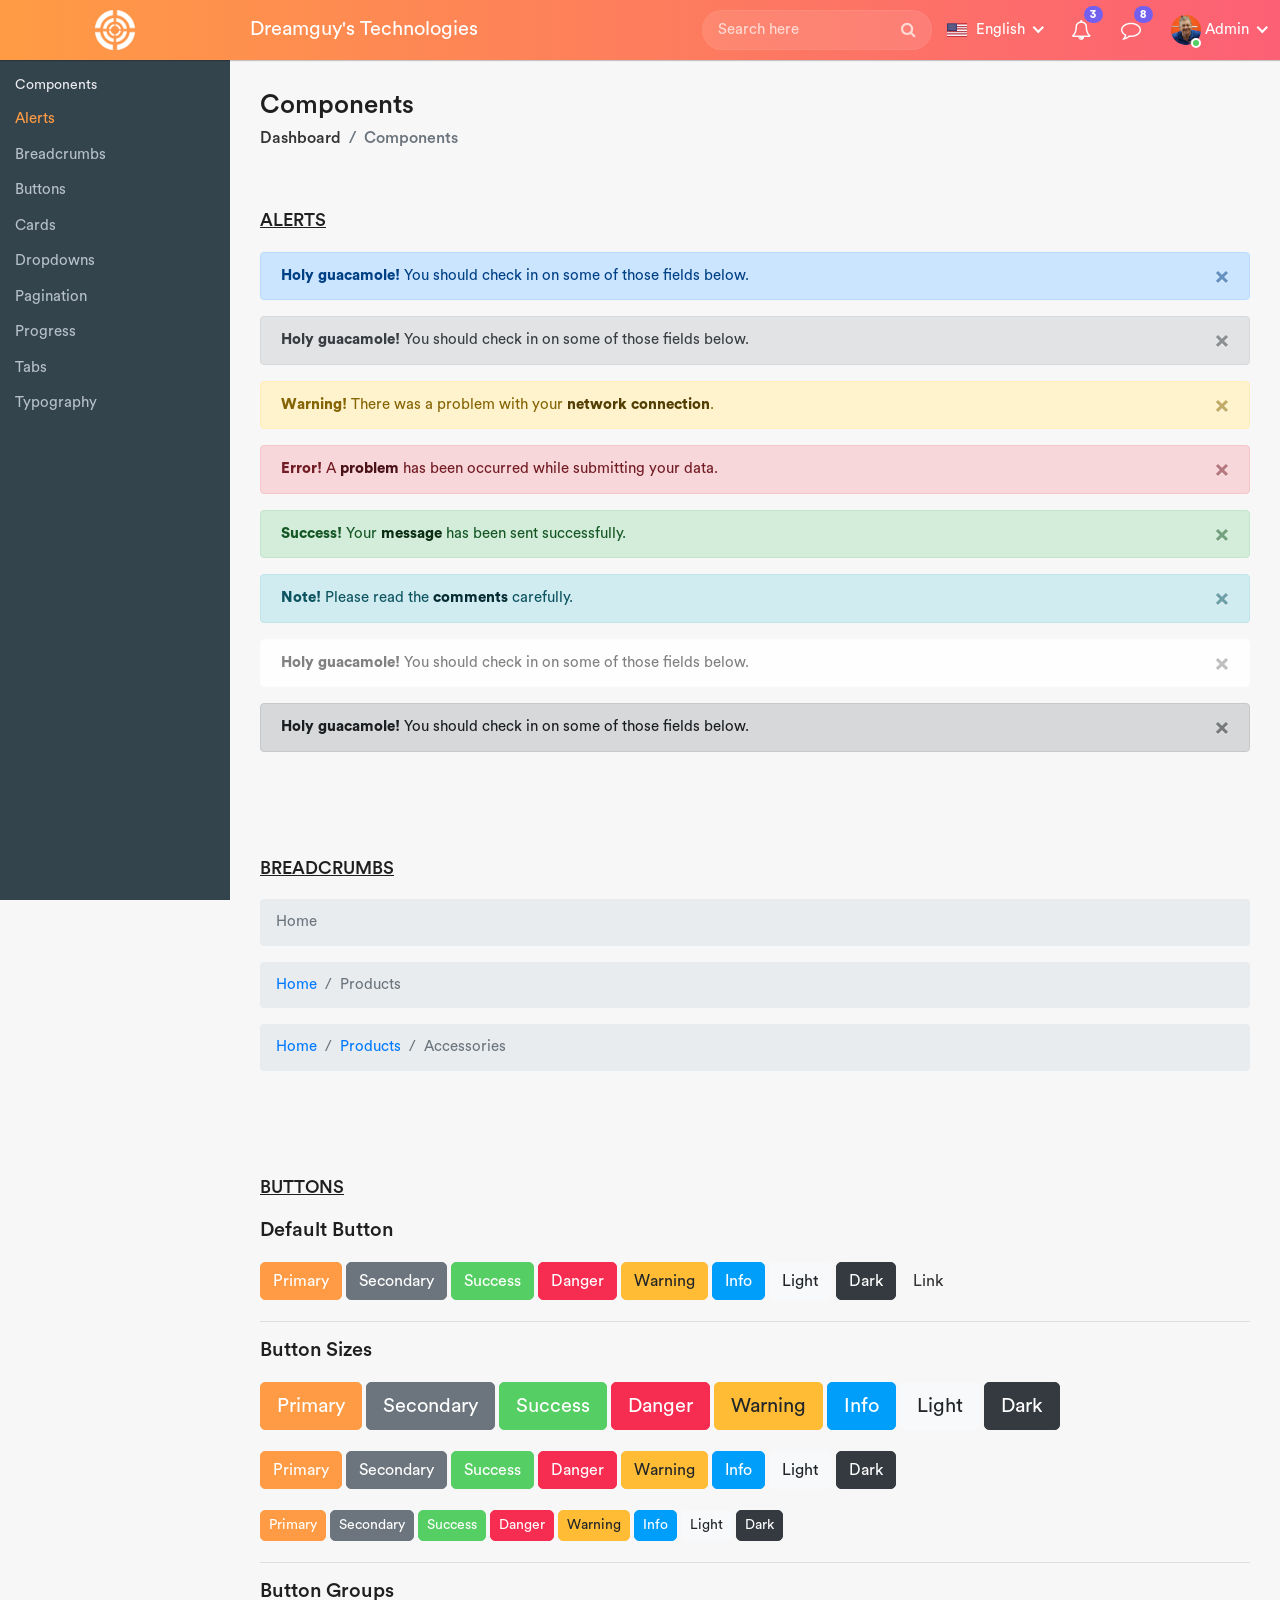
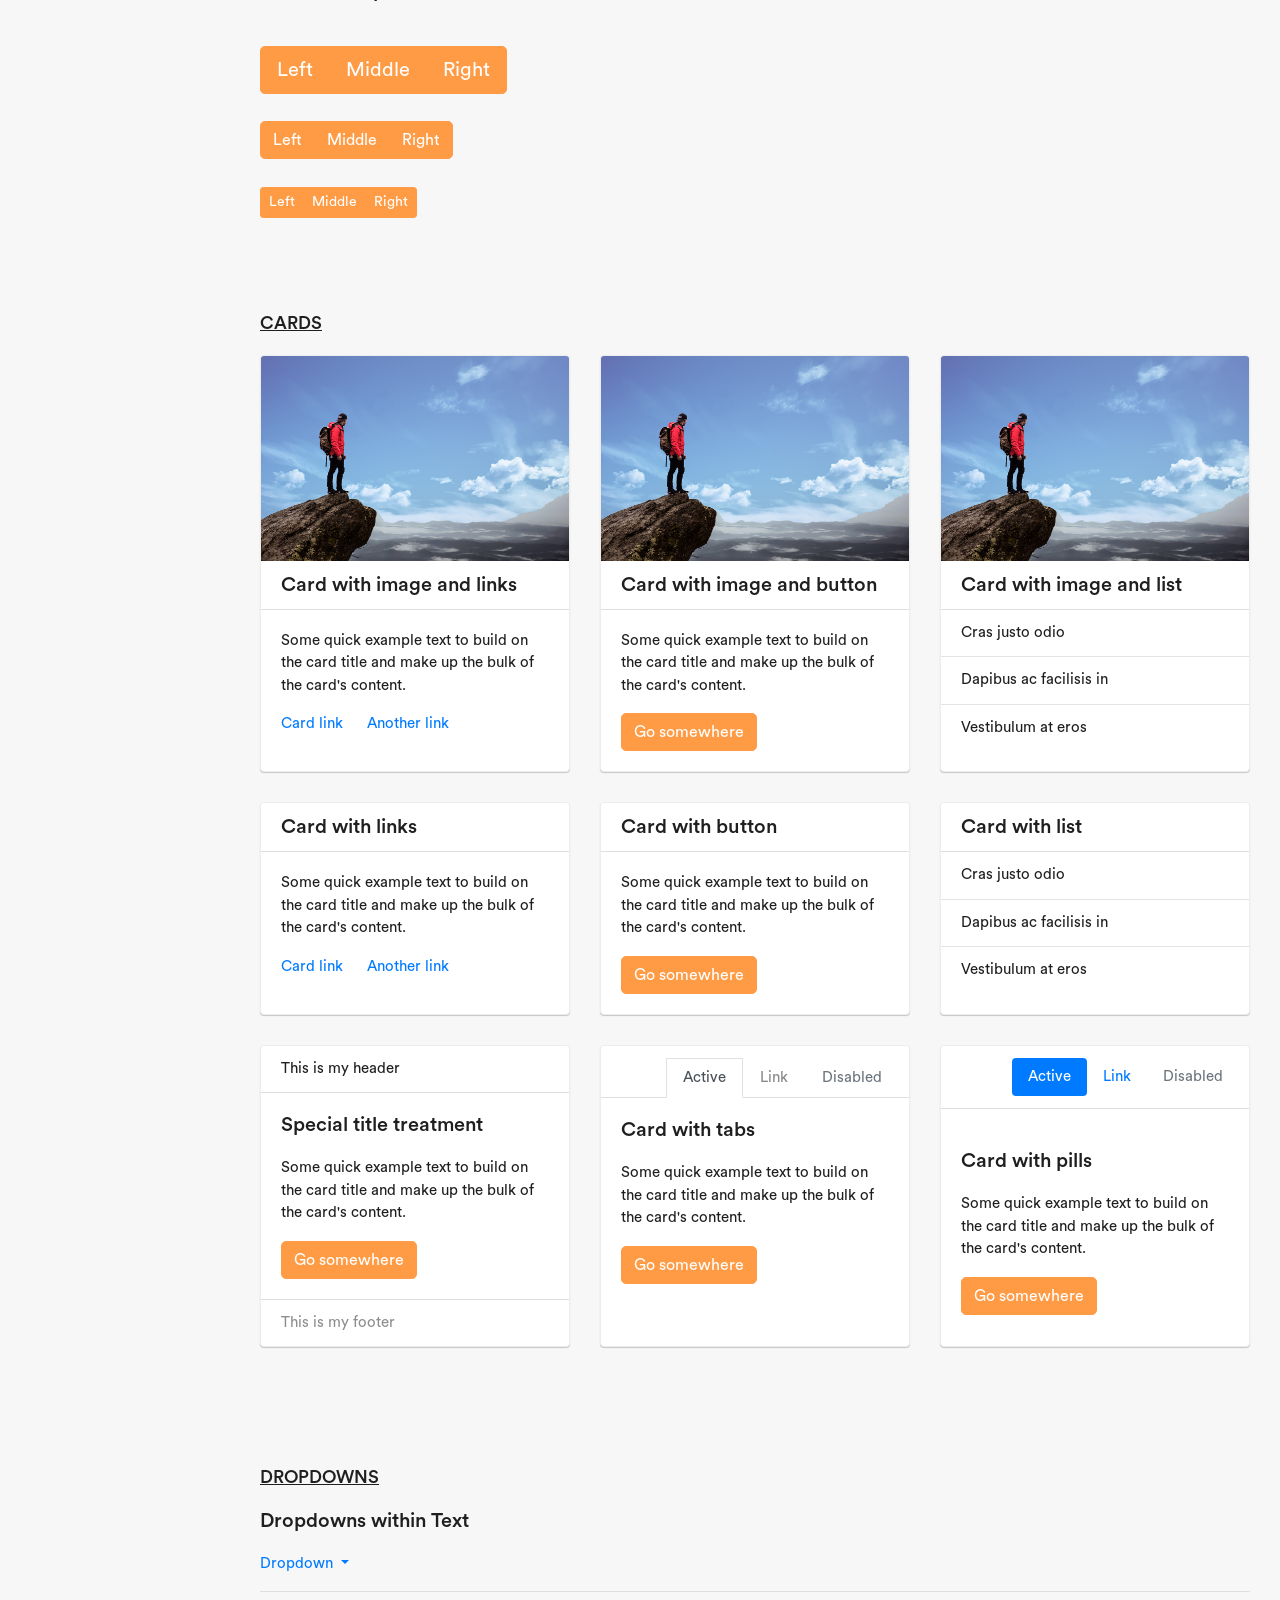
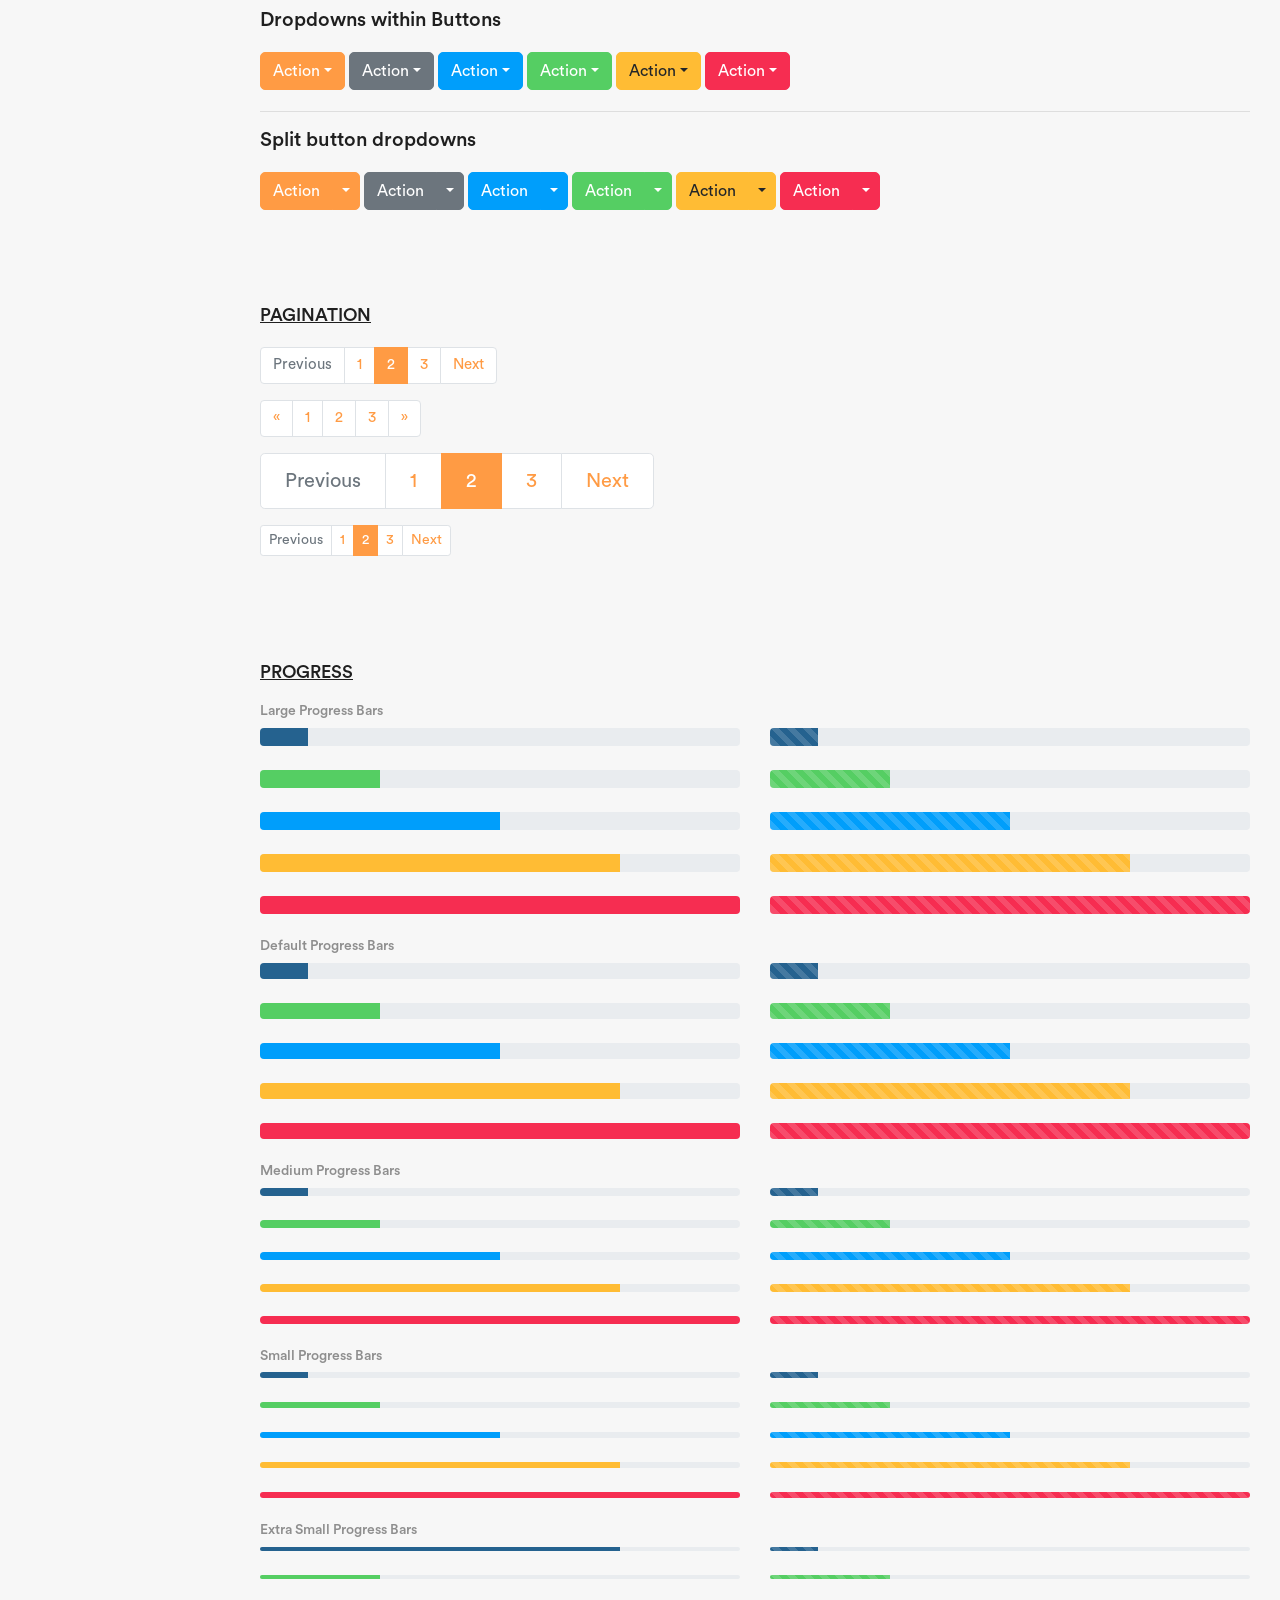
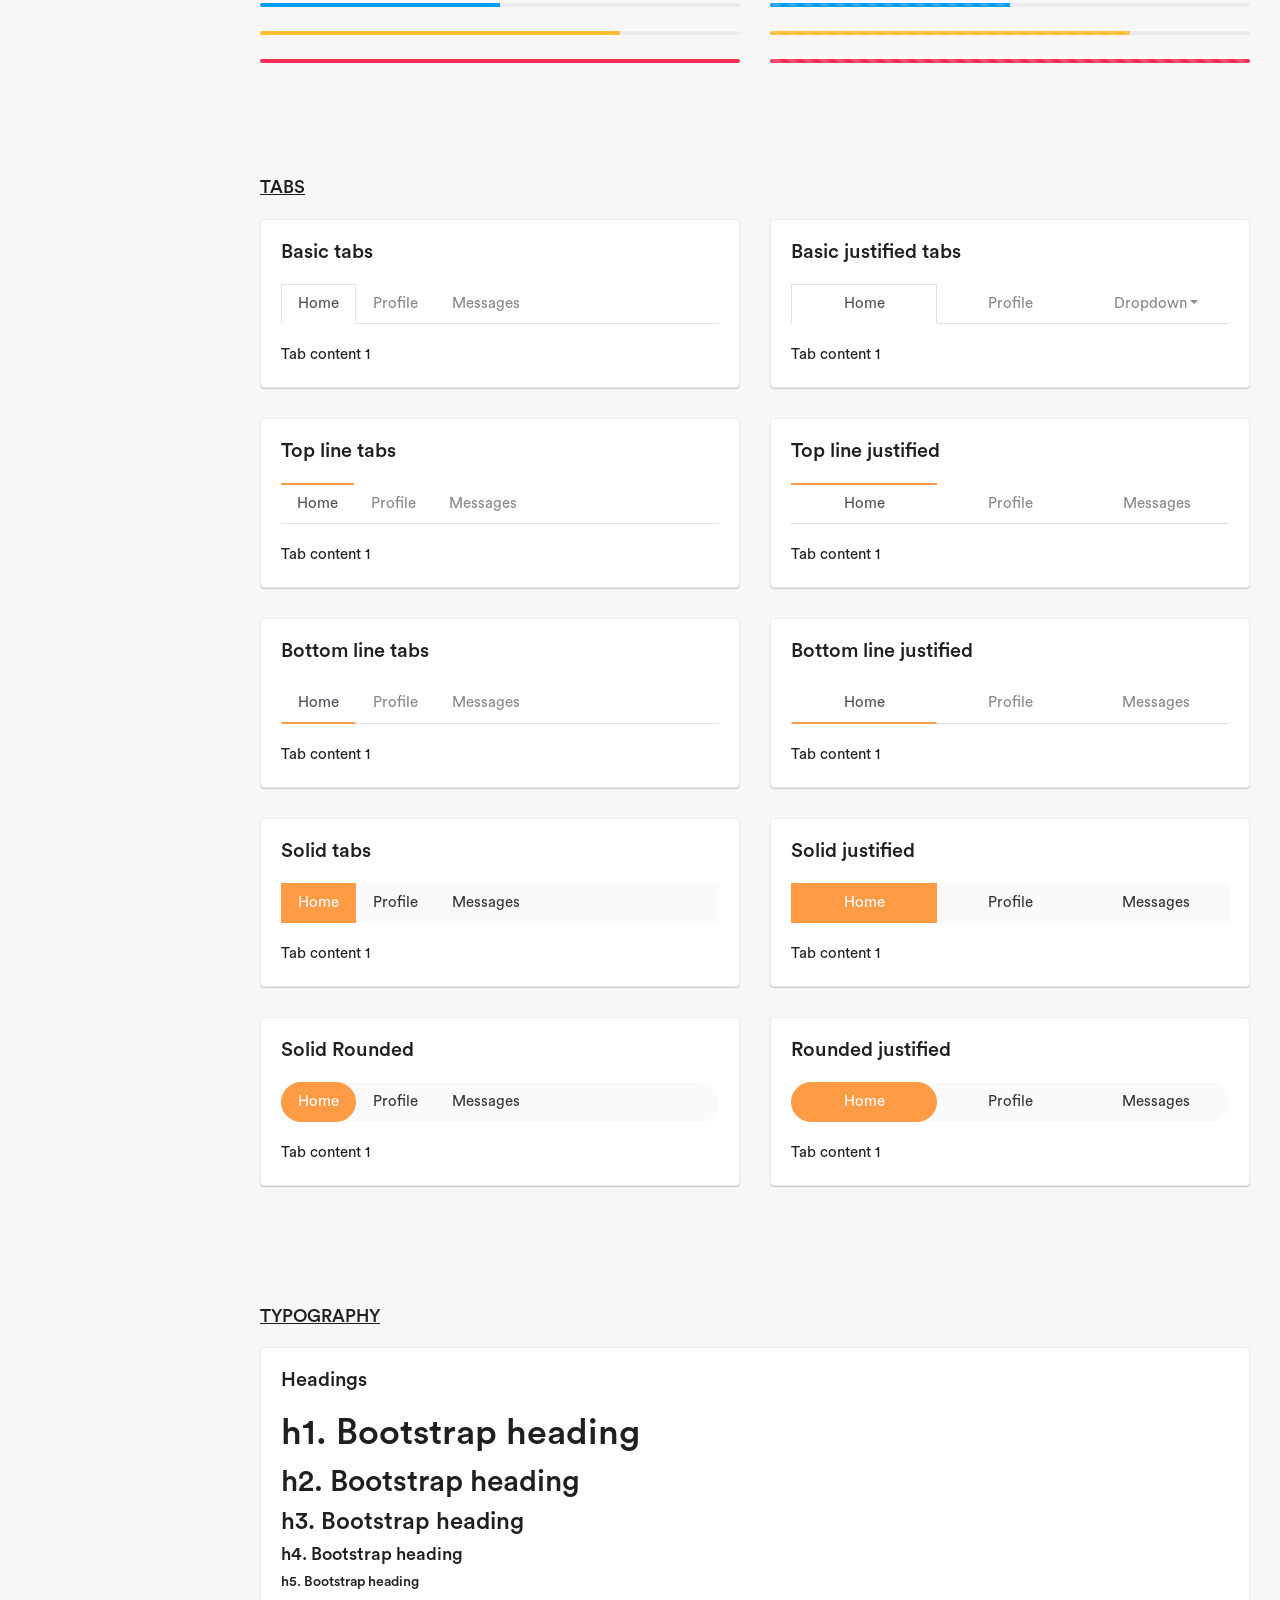
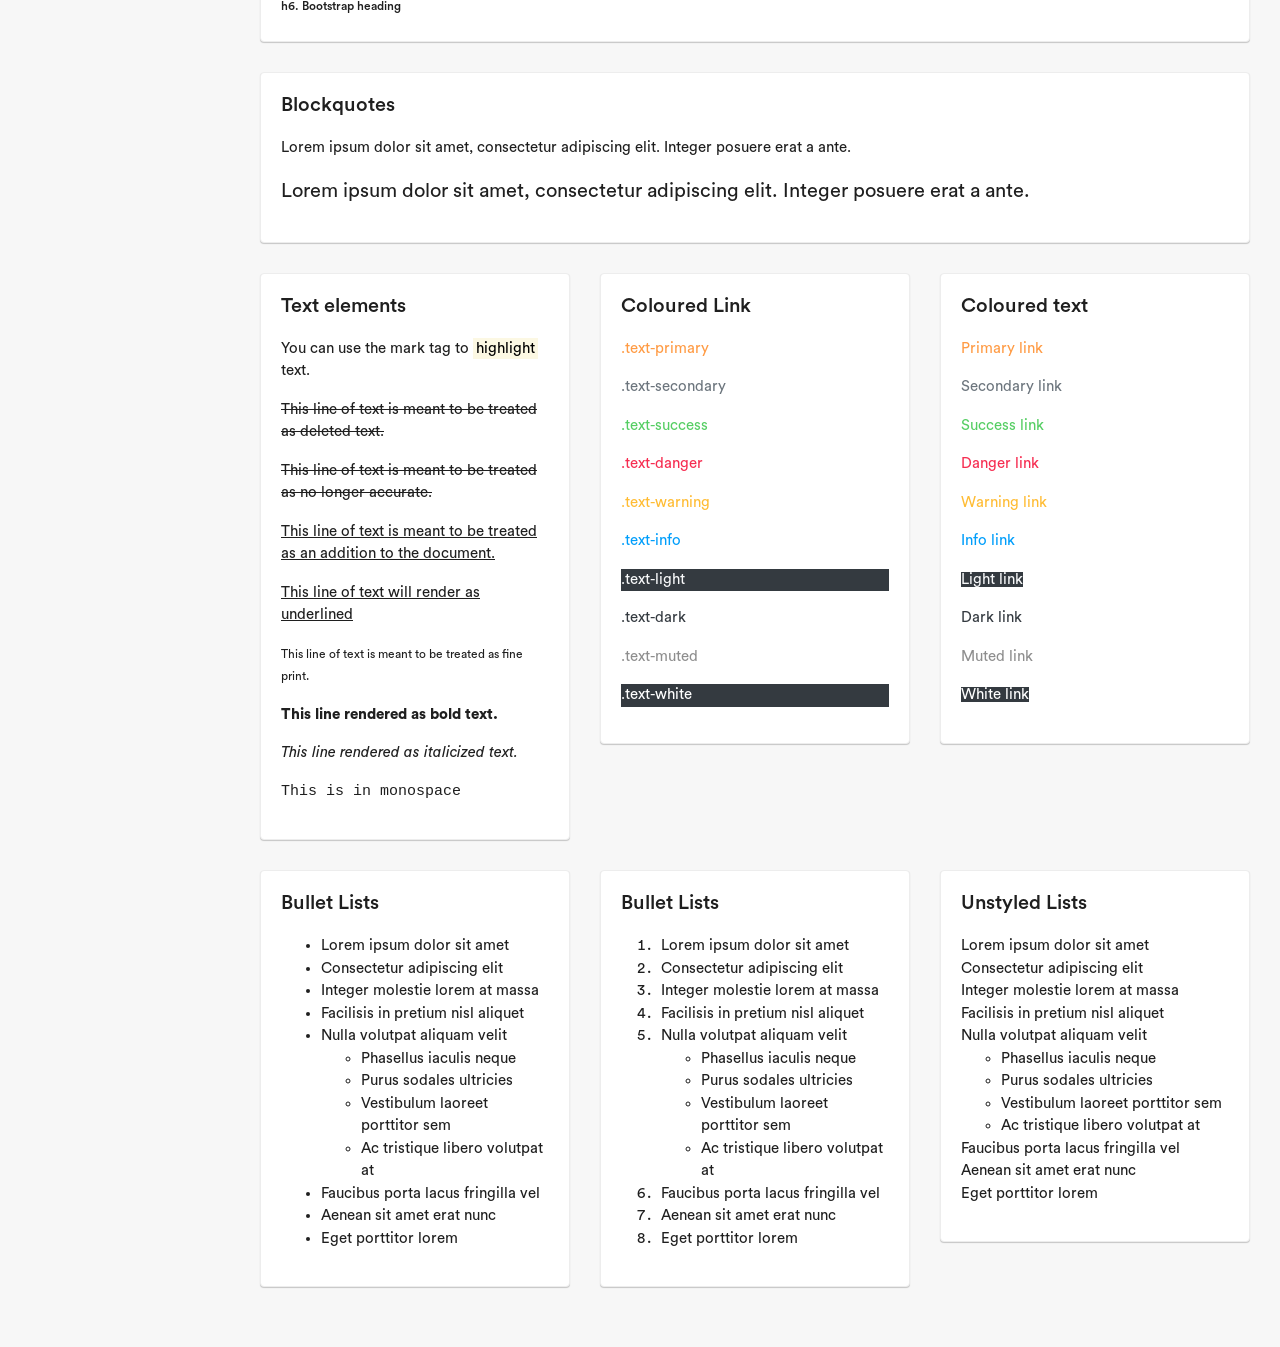
<file: web-template/orange/components.html>
﻿<!DOCTYPE html>
<html lang="en">
    <head>
        <meta charset="utf-8">
        <meta name="viewport" content="width=device-width, initial-scale=1.0, user-scalable=0">
        <meta name="description" content="Smarthr - Bootstrap Admin Template">
		<meta name="keywords" content="admin, estimates, bootstrap, business, corporate, creative, management, minimal, modern, accounts, invoice, html5, responsive, CRM, Projects">
        <meta name="author" content="Dreamguys - Bootstrap Admin Template">
        <meta name="robots" content="noindex, nofollow">
        <title>Components - HRMS admin template</title>
		
		<!-- Favicon -->
        <link rel="shortcut icon" type="image/x-icon" href="assets\img\favicon.png">
		
		<!-- Bootstrap CSS -->
        <link rel="stylesheet" href="assets\css\bootstrap.min.css">
		
		<!-- Fontawesome CSS -->
        <link rel="stylesheet" href="assets\css\font-awesome.min.css">
		
		<!-- Lineawesome CSS -->
        <link rel="stylesheet" href="assets\css\line-awesome.min.css">
		
		<!-- Select2 CSS -->
		<link rel="stylesheet" href="assets\css\select2.min.css">
		
		<!-- Datetimepicker CSS -->
		<link rel="stylesheet" href="assets\css\bootstrap-datetimepicker.min.css">
		
		<!-- Tagsinput CSS -->
		<link rel="stylesheet" href="assets\plugins\bootstrap-tagsinput\bootstrap-tagsinput.css">
		
		<!-- Main CSS -->
        <link rel="stylesheet" href="assets\css\style.css">
		
		<!-- HTML5 shim and Respond.js IE8 support of HTML5 elements and media queries -->
		<!--[if lt IE 9]>
			<script src="assets/js/html5shiv.min.js"></script>
			<script src="assets/js/respond.min.js"></script>
		<![endif]-->
    </head>
    <body>
		<!-- Main Wrapper -->
        <div class="main-wrapper">
		
			<!-- Header -->
            <div class="header">
			
				<!-- Logo -->
                <div class="header-left">
                    <a href="index.html" class="logo">
						<img src="assets\img\logo.png" width="40" height="40" alt="">
					</a>
                </div>
				<!-- /Logo -->
				
				<!-- Header Title -->
                <div class="page-title-box">
					<h3>Dreamguy's Technologies</h3>
                </div>
				<!-- /Header Title -->
				
				<a id="mobile_btn" class="mobile_btn" href="#sidebar"><i class="fa fa-bars"></i></a>
				
				<!-- Header Menu -->
				<ul class="nav user-menu">
				
					<!-- Search -->
					<li class="nav-item">
						<div class="top-nav-search">
							<a href="javascript:void(0);" class="responsive-search">
								<i class="fa fa-search"></i>
						   </a>
							<form action="search.html">
								<input class="form-control" type="text" placeholder="Search here">
								<button class="btn" type="submit"><i class="fa fa-search"></i></button>
							</form>
						</div>
					</li>
					<!-- /Search -->
				
					<!-- Flag -->
					<li class="nav-item dropdown has-arrow flag-nav">
						<a class="nav-link dropdown-toggle" data-toggle="dropdown" href="#" role="button">
							<img src="assets\img\flags\us.png" alt="" height="20"> <span>English</span>
						</a>
						<div class="dropdown-menu dropdown-menu-right">
							<a href="javascript:void(0);" class="dropdown-item">
								<img src="assets\img\flags\us.png" alt="" height="16"> English
							</a>
							<a href="javascript:void(0);" class="dropdown-item">
								<img src="assets\img\flags\fr.png" alt="" height="16"> French
							</a>
							<a href="javascript:void(0);" class="dropdown-item">
								<img src="assets\img\flags\es.png" alt="" height="16"> Spanish
							</a>
							<a href="javascript:void(0);" class="dropdown-item">
								<img src="assets\img\flags\de.png" alt="" height="16"> German
							</a>
						</div>
					</li>
					<!-- /Flag -->
				
					<!-- Notifications -->
					<li class="nav-item dropdown">
						<a href="#" class="dropdown-toggle nav-link" data-toggle="dropdown">
							<i class="fa fa-bell-o"></i> <span class="badge badge-pill">3</span>
						</a>
						<div class="dropdown-menu notifications">
							<div class="topnav-dropdown-header">
								<span class="notification-title">Notifications</span>
								<a href="javascript:void(0)" class="clear-noti"> Clear All </a>
							</div>
							<div class="noti-content">
								<ul class="notification-list">
									<li class="notification-message">
										<a href="activities.html">
											<div class="media">
												<span class="avatar">
													<img alt="" src="assets\img\profiles\avatar-02.jpg">
												</span>
												<div class="media-body">
													<p class="noti-details"><span class="noti-title">John Doe</span> added new task <span class="noti-title">Patient appointment booking</span></p>
													<p class="noti-time"><span class="notification-time">4 mins ago</span></p>
												</div>
											</div>
										</a>
									</li>
									<li class="notification-message">
										<a href="activities.html">
											<div class="media">
												<span class="avatar">
													<img alt="" src="assets\img\profiles\avatar-03.jpg">
												</span>
												<div class="media-body">
													<p class="noti-details"><span class="noti-title">Tarah Shropshire</span> changed the task name <span class="noti-title">Appointment booking with payment gateway</span></p>
													<p class="noti-time"><span class="notification-time">6 mins ago</span></p>
												</div>
											</div>
										</a>
									</li>
									<li class="notification-message">
										<a href="activities.html">
											<div class="media">
												<span class="avatar">
													<img alt="" src="assets\img\profiles\avatar-06.jpg">
												</span>
												<div class="media-body">
													<p class="noti-details"><span class="noti-title">Misty Tison</span> added <span class="noti-title">Domenic Houston</span> and <span class="noti-title">Claire Mapes</span> to project <span class="noti-title">Doctor available module</span></p>
													<p class="noti-time"><span class="notification-time">8 mins ago</span></p>
												</div>
											</div>
										</a>
									</li>
									<li class="notification-message">
										<a href="activities.html">
											<div class="media">
												<span class="avatar">
													<img alt="" src="assets\img\profiles\avatar-17.jpg">
												</span>
												<div class="media-body">
													<p class="noti-details"><span class="noti-title">Rolland Webber</span> completed task <span class="noti-title">Patient and Doctor video conferencing</span></p>
													<p class="noti-time"><span class="notification-time">12 mins ago</span></p>
												</div>
											</div>
										</a>
									</li>
									<li class="notification-message">
										<a href="activities.html">
											<div class="media">
												<span class="avatar">
													<img alt="" src="assets\img\profiles\avatar-13.jpg">
												</span>
												<div class="media-body">
													<p class="noti-details"><span class="noti-title">Bernardo Galaviz</span> added new task <span class="noti-title">Private chat module</span></p>
													<p class="noti-time"><span class="notification-time">2 days ago</span></p>
												</div>
											</div>
										</a>
									</li>
								</ul>
							</div>
							<div class="topnav-dropdown-footer">
								<a href="activities.html">View all Notifications</a>
							</div>
						</div>
					</li>
					<!-- /Notifications -->
					
					<!-- Message Notifications -->
					<li class="nav-item dropdown">
						<a href="#" class="dropdown-toggle nav-link" data-toggle="dropdown">
							<i class="fa fa-comment-o"></i> <span class="badge badge-pill">8</span>
						</a>
						<div class="dropdown-menu notifications">
							<div class="topnav-dropdown-header">
								<span class="notification-title">Messages</span>
								<a href="javascript:void(0)" class="clear-noti"> Clear All </a>
							</div>
							<div class="noti-content">
								<ul class="notification-list">
									<li class="notification-message">
										<a href="chat.html">
											<div class="list-item">
												<div class="list-left">
													<span class="avatar">
														<img alt="" src="assets\img\profiles\avatar-09.jpg">
													</span>
												</div>
												<div class="list-body">
													<span class="message-author">Richard Miles </span>
													<span class="message-time">12:28 AM</span>
													<div class="clearfix"></div>
													<span class="message-content">Lorem ipsum dolor sit amet, consectetur adipiscing</span>
												</div>
											</div>
										</a>
									</li>
									<li class="notification-message">
										<a href="chat.html">
											<div class="list-item">
												<div class="list-left">
													<span class="avatar">
														<img alt="" src="assets\img\profiles\avatar-02.jpg">
													</span>
												</div>
												<div class="list-body">
													<span class="message-author">John Doe</span>
													<span class="message-time">6 Mar</span>
													<div class="clearfix"></div>
													<span class="message-content">Lorem ipsum dolor sit amet, consectetur adipiscing</span>
												</div>
											</div>
										</a>
									</li>
									<li class="notification-message">
										<a href="chat.html">
											<div class="list-item">
												<div class="list-left">
													<span class="avatar">
														<img alt="" src="assets\img\profiles\avatar-03.jpg">
													</span>
												</div>
												<div class="list-body">
													<span class="message-author"> Tarah Shropshire </span>
													<span class="message-time">5 Mar</span>
													<div class="clearfix"></div>
													<span class="message-content">Lorem ipsum dolor sit amet, consectetur adipiscing</span>
												</div>
											</div>
										</a>
									</li>
									<li class="notification-message">
										<a href="chat.html">
											<div class="list-item">
												<div class="list-left">
													<span class="avatar">
														<img alt="" src="assets\img\profiles\avatar-05.jpg">
													</span>
												</div>
												<div class="list-body">
													<span class="message-author">Mike Litorus</span>
													<span class="message-time">3 Mar</span>
													<div class="clearfix"></div>
													<span class="message-content">Lorem ipsum dolor sit amet, consectetur adipiscing</span>
												</div>
											</div>
										</a>
									</li>
									<li class="notification-message">
										<a href="chat.html">
											<div class="list-item">
												<div class="list-left">
													<span class="avatar">
														<img alt="" src="assets\img\profiles\avatar-08.jpg">
													</span>
												</div>
												<div class="list-body">
													<span class="message-author"> Catherine Manseau </span>
													<span class="message-time">27 Feb</span>
													<div class="clearfix"></div>
													<span class="message-content">Lorem ipsum dolor sit amet, consectetur adipiscing</span>
												</div>
											</div>
										</a>
									</li>
								</ul>
							</div>
							<div class="topnav-dropdown-footer">
								<a href="chat.html">View all Messages</a>
							</div>
						</div>
					</li>
					<!-- /Message Notifications -->

					<li class="nav-item dropdown has-arrow main-drop">
						<a href="#" class="dropdown-toggle nav-link" data-toggle="dropdown">
							<span class="user-img"><img src="assets\img\profiles\avatar-21.jpg" alt="">
							<span class="status online"></span></span>
							<span>Admin</span>
						</a>
						<div class="dropdown-menu">
							<a class="dropdown-item" href="profile.html">My Profile</a>
							<a class="dropdown-item" href="settings.html">Settings</a>
							<a class="dropdown-item" href="login.html">Logout</a>
						</div>
					</li>
				</ul>
				<!-- /Header Menu -->
				
				<!-- Mobile Menu -->
				<div class="dropdown mobile-user-menu">
					<a href="#" class="nav-link dropdown-toggle" data-toggle="dropdown" aria-expanded="false"><i class="fa fa-ellipsis-v"></i></a>
					<div class="dropdown-menu dropdown-menu-right">
						<a class="dropdown-item" href="profile.html">My Profile</a>
						<a class="dropdown-item" href="settings.html">Settings</a>
						<a class="dropdown-item" href="login.html">Logout</a>
					</div>
				</div>
				<!-- /Mobile Menu -->
				
            </div>
			<!-- /Header -->
			
			<!-- Sidebar -->
            <div class="sidebar stickyside" id="sidebar">
                <div class="sidebar-inner slimscroll">
					<div id="sidebar-menu" class="sidebar-menu">
						<ul>
							<li class="menu-title"> 
								Components
							</li>
							<li> 
								<a href="#comp_alerts" class="active">Alerts</a>
							</li>
							<li> 
								<a href="#comp_breadcrumbs">Breadcrumbs</a>
							</li>
							<li> 
								<a href="#comp_buttons">Buttons</a>
							</li>
							<li> 
								<a href="#comp_cards">Cards</a>
							</li>
							<li> 
								<a href="#comp_dropdowns">Dropdowns</a>
							</li>
							<li> 
								<a href="#comp_pagination">Pagination</a>
							</li>
							<li> 
								<a href="#comp_progress">Progress</a>
							</li>
							<li> 
								<a href="#comp_tabs">Tabs</a>
							</li>
							<li> 
								<a href="#comp_typography">Typography</a>
							</li>
						</ul>
					</div>
                </div>
            </div>
			<!-- /Sidebar -->
			
			<!-- Page Wrapper -->
            <div class="page-wrapper">
			
				<!-- Page Content -->
                <div class="content container-fluid">
				
					<!-- Page Header -->
					<div class="page-header">
						<div class="row">
							<div class="col-sm-12">
								<h3 class="page-title">Components</h3>
								<ul class="breadcrumb">
									<li class="breadcrumb-item"><a href="index.html">Dashboard</a></li>
									<li class="breadcrumb-item active">Components</li>
								</ul>
							</div>
						</div>
					</div>
					<!-- /Page Header -->
					
					<!-- Alerts -->
					<section class="comp-section" id="comp_alerts">
						<h3 class="section-title">Alerts</h3>
						<div>
							<div class="alert alert-primary alert-dismissible fade show" role="alert">
								<strong>Holy guacamole!</strong> You should check in on some of those fields below.
								<button type="button" class="close" data-dismiss="alert" aria-label="Close">
									<span aria-hidden="true">&times;</span>
								</button>
							</div>
							<div class="alert alert-secondary alert-dismissible fade show" role="alert">
								<strong>Holy guacamole!</strong> You should check in on some of those fields below.
								<button type="button" class="close" data-dismiss="alert" aria-label="Close">
									<span aria-hidden="true">&times;</span>
								</button>
							</div>
							<div class="alert alert-warning alert-dismissible fade show" role="alert">
								<strong>Warning!</strong> There was a problem with your <a href="#" class="alert-link">network connection</a>.
								<button type="button" class="close" data-dismiss="alert" aria-label="Close">
									<span aria-hidden="true">&times;</span>
								</button>
							</div>
							<div class="alert alert-danger alert-dismissible fade show" role="alert">
								<strong>Error!</strong> A <a href="#" class="alert-link">problem</a> has been occurred while submitting your data.
								<button type="button" class="close" data-dismiss="alert" aria-label="Close">
									<span aria-hidden="true">&times;</span>
								</button>
							</div>
							<div class="alert alert-success alert-dismissible fade show" role="alert">
								<strong>Success!</strong> Your <a href="#" class="alert-link">message</a> has been sent successfully.
								<button type="button" class="close" data-dismiss="alert" aria-label="Close">
									<span aria-hidden="true">&times;</span>
								</button>
							</div>
							<div class="alert alert-info alert-dismissible fade show" role="alert">
								<strong>Note!</strong> Please read the <a href="#" class="alert-link">comments</a> carefully.
								<button type="button" class="close" data-dismiss="alert" aria-label="Close">
									<span aria-hidden="true">&times;</span>
								</button>
							</div>
							<div class="alert alert-light alert-dismissible fade show" role="alert">
								<strong>Holy guacamole!</strong> You should check in on some of those fields below.
								<button type="button" class="close" data-dismiss="alert" aria-label="Close">
									<span aria-hidden="true">&times;</span>
								</button>
							</div>
							<div class="alert alert-dark alert-dismissible fade show" role="alert">
								<strong>Holy guacamole!</strong> You should check in on some of those fields below.
								<button type="button" class="close" data-dismiss="alert" aria-label="Close">
									<span aria-hidden="true">&times;</span>
								</button>
							</div>
						</div>
					</section>
					<!-- /Alerts -->
					
					<!-- Breadcrumbs -->
					<section class="comp-section" id="comp_breadcrumbs">
						<h3 class="section-title">Breadcrumbs</h3>
						<div>
							<nav aria-label="breadcrumb">
								<ol class="breadcrumb">
									<li class="breadcrumb-item active" aria-current="page">Home</li>
								</ol>
							</nav>

							<nav aria-label="breadcrumb">
								<ol class="breadcrumb">
									<li class="breadcrumb-item"><a href="#">Home</a></li>
									<li class="breadcrumb-item active" aria-current="page">Products</li>
								</ol>
							</nav>

							<nav aria-label="breadcrumb">
								<ol class="breadcrumb">
									<li class="breadcrumb-item"><a href="#">Home</a></li>
									<li class="breadcrumb-item"><a href="#">Products</a></li>
									<li class="breadcrumb-item active" aria-current="page">Accessories</li>
								</ol>
							</nav>
						</div>
					</section>
					<!-- /Breadcrumbs -->
					
					<!-- Buttons -->
					<section class="comp-section comp-buttons" id="comp_buttons">
						<h3 class="section-title">Buttons</h3>
                        <div>
                            <h4 class="card-title">Default Button</h4>
							<button type="button" class="btn btn-primary">Primary</button>
							<button type="button" class="btn btn-secondary">Secondary</button>
							<button type="button" class="btn btn-success">Success</button>
							<button type="button" class="btn btn-danger">Danger</button>
							<button type="button" class="btn btn-warning">Warning</button>
							<button type="button" class="btn btn-info">Info</button>
							<button type="button" class="btn btn-light">Light</button>
							<button type="button" class="btn btn-dark">Dark</button>
							<button type="button" class="btn btn-link">Link</button>
                            <hr>
                            <h4 class="card-title">Button Sizes</h4>
                            <p>
								<button type="button" class="btn btn-primary btn-lg">Primary</button>
								<button type="button" class="btn btn-secondary btn-lg">Secondary</button>
								<button type="button" class="btn btn-success btn-lg">Success</button>
								<button type="button" class="btn btn-danger btn-lg">Danger</button>
								<button type="button" class="btn btn-warning btn-lg">Warning</button>
								<button type="button" class="btn btn-info btn-lg">Info</button>
								<button type="button" class="btn btn-light btn-lg">Light</button>
								<button type="button" class="btn btn-dark btn-lg">Dark</button>
                            </p>
                            <p>
								<button type="button" class="btn btn-primary">Primary</button>
								<button type="button" class="btn btn-secondary">Secondary</button>
								<button type="button" class="btn btn-success">Success</button>
								<button type="button" class="btn btn-danger">Danger</button>
								<button type="button" class="btn btn-warning">Warning</button>
								<button type="button" class="btn btn-info">Info</button>
								<button type="button" class="btn btn-light">Light</button>
								<button type="button" class="btn btn-dark">Dark</button>
                            </p>
                            <p>
								<button type="button" class="btn btn-primary btn-sm">Primary</button>
								<button type="button" class="btn btn-secondary btn-sm">Secondary</button>
								<button type="button" class="btn btn-success btn-sm">Success</button>
								<button type="button" class="btn btn-danger btn-sm">Danger</button>
								<button type="button" class="btn btn-warning btn-sm">Warning</button>
								<button type="button" class="btn btn-info btn-sm">Info</button>
								<button type="button" class="btn btn-light btn-sm">Light</button>
								<button type="button" class="btn btn-dark btn-sm">Dark</button>
                            </p>
                            <hr>
                            <h4 class="card-title">Button Groups</h4>
                            <br>
                            <div class="btn-toolbar">
                                <div class="btn-group btn-group-lg">
                                    <button type="button" class="btn btn-primary">Left</button>
                                    <button type="button" class="btn btn-primary">Middle</button>
                                    <button type="button" class="btn btn-primary">Right</button>
                                </div>
                            </div>
                            <br>
                            <div class="btn-toolbar">
                                <div class="btn-group">
                                    <button type="button" class="btn btn-primary">Left</button>
                                    <button type="button" class="btn btn-primary">Middle</button>
                                    <button type="button" class="btn btn-primary">Right</button>
                                </div>
                            </div>
                            <br>
                            <div class="btn-toolbar">
                                <div class="btn-group btn-group-sm">
                                    <button type="button" class="btn btn-primary">Left</button>
                                    <button type="button" class="btn btn-primary">Middle</button>
                                    <button type="button" class="btn btn-primary">Right</button>
                                </div>
                            </div>
                        </div>
					</section>
					<!-- Buttons -->
					
					<!-- Cards -->
					<section class="comp-section comp-cards" id="comp_cards">
						<h3 class="section-title">Cards</h3>
					
						<div class="row">
							<div class="col-12 col-md-6 col-lg-4 d-flex">
								<div class="card flex-fill">
									<img alt="" src="assets\img\img-01.jpg" class="card-img-top">
									<div class="card-header">
										<h5 class="card-title mb-0">Card with image and links</h5>
									</div>
									<div class="card-body">
										<p class="card-text">Some quick example text to build on the card title and make up the bulk of the card's content.</p>
										<a class="card-link" href="#">Card link</a>
										<a class="card-link" href="#">Another link</a>
									</div>
								</div>
							</div>

							<div class="col-12 col-md-6 col-lg-4 d-flex">
								<div class="card flex-fill">
									<img alt="" src="assets\img\img-01.jpg" class="card-img-top">
									<div class="card-header">
										<h5 class="card-title mb-0">Card with image and button</h5>
									</div>
									<div class="card-body">
										<p class="card-text">Some quick example text to build on the card title and make up the bulk of the card's content.</p>
										<a class="btn btn-primary" href="#">Go somewhere</a>
									</div>
								</div>
							</div>

							<div class="col-12 col-md-6 col-lg-4 d-flex">
								<div class="card flex-fill">
									<img alt="" src="assets\img\img-01.jpg" class="card-img-top">
									<div class="card-header">
										<h5 class="card-title mb-0">Card with image and list</h5>
									</div>
									<ul class="list-group list-group-flush">
										<li class="list-group-item">Cras justo odio</li>
										<li class="list-group-item">Dapibus ac facilisis in</li>
										<li class="list-group-item">Vestibulum at eros</li>
									</ul>
								</div>
							</div>
						</div>
						<div class="row">
							<div class="col-12 col-md-6 col-lg-4 d-flex">
								<div class="card flex-fill">
									<div class="card-header">
										<h5 class="card-title mb-0">Card with links</h5>
									</div>
									<div class="card-body">
										<p class="card-text">Some quick example text to build on the card title and make up the bulk of the card's content.</p>
										<a class="card-link" href="#">Card link</a>
										<a class="card-link" href="#">Another link</a>
									</div>
								</div>
							</div>

							<div class="col-12 col-md-6 col-lg-4 d-flex">
								<div class="card flex-fill">
									<div class="card-header">
										<h5 class="card-title mb-0">Card with button</h5>
									</div>
									<div class="card-body">
										<p class="card-text">Some quick example text to build on the card title and make up the bulk of the card's content.</p>
										<a class="btn btn-primary" href="#">Go somewhere</a>
									</div>
								</div>
							</div>

							<div class="col-12 col-md-6 col-lg-4 d-flex">
								<div class="card flex-fill">
									<div class="card-header">
										<h5 class="card-title mb-0">Card with list</h5>
									</div>
									<ul class="list-group list-group-flush">
										<li class="list-group-item">Cras justo odio</li>
										<li class="list-group-item">Dapibus ac facilisis in</li>
										<li class="list-group-item">Vestibulum at eros</li>
									</ul>
								</div>
							</div>
						</div>
						
						<div class="row">
							<div class="col-12 col-md-6 col-lg-4 d-flex">
								<div class="card flex-fill">
									<div class="card-header">
										This is my header
									</div>
									<div class="card-body">
										<h5 class="card-title">Special title treatment</h5>
										<p class="card-text">Some quick example text to build on the card title and make up the bulk of the card's content.</p>
										<a href="#" class="btn btn-primary">Go somewhere</a>
									</div>
									<div class="card-footer text-muted">
										This is my footer
									</div>
								</div>
							</div>

							<div class="col-12 col-md-6 col-lg-4 d-flex">
								<div class="card flex-fill">
									<div class="card-header">
										<ul role="tablist" class="nav nav-tabs card-header-tabs float-right">
											<li class="nav-item">
												<a href="#tab-1" data-toggle="tab" class="nav-link active">Active</a>
											</li>
											<li class="nav-item">
												<a href="#tab-2" data-toggle="tab" class="nav-link">Link</a>
											</li>
											<li class="nav-item">
												<a href="#tab-3" data-toggle="tab" class="nav-link disabled">Disabled</a>
											</li>
										</ul>
									</div>
									<div class="card-body">
										<div class="tab-content pt-0">
											<div role="tabpanel" id="tab-1" class="tab-pane fade show active">
												<h5 class="card-title">Card with tabs</h5>
												<p class="card-text">Some quick example text to build on the card title and make up the bulk of the card's content.</p>
												<a class="btn btn-primary" href="#">Go somewhere</a>
											</div>
											<div role="tabpanel" id="tab-2" class="tab-pane fade text-center">
												<h5 class="card-title">Card with tabs</h5>
												<p class="card-text">Some quick example text to build on the card title and make up the bulk of the card's content.</p>
												<a class="btn btn-primary" href="#">Go somewhere</a>
											</div>
											<div role="tabpanel" id="tab-3" class="tab-pane fade">
												<h5 class="card-title">Card with tabs</h5>
												<p class="card-text">Some quick example text to build on the card title and make up the bulk of the card's content.</p>
												<a class="btn btn-primary" href="#">Go somewhere</a>
											</div>
										</div>
									</div>
								</div>
							</div>
							
							<div class="col-12 col-md-6 col-lg-4 d-flex">
								<div class="card flex-fill">
									<div class="card-header">
										<ul role="tablist" class="nav nav-pills card-header-pills float-right">
											<li class="nav-item">
												<a href="#tab-4" data-toggle="tab" class="nav-link active">Active</a>
											</li>
											<li class="nav-item">
												<a href="#tab-5" data-toggle="tab" class="nav-link">Link</a>
											</li>
											<li class="nav-item">
												<a href="#tab-6" data-toggle="tab" class="nav-link disabled">Disabled</a>
											</li>
										</ul>
									</div>
									<div class="card-body">
										<div class="tab-content">
											<div role="tabpanel" id="tab-4" class="tab-pane fade show active">
												<h5 class="card-title">Card with pills</h5>
												<p class="card-text">Some quick example text to build on the card title and make up the bulk of the card's content.</p>
												<a class="btn btn-primary" href="#">Go somewhere</a>
											</div>
											<div role="tabpanel" id="tab-5" class="tab-pane fade text-center">
												<h5 class="card-title">Card with pills</h5>
												<p class="card-text">Some quick example text to build on the card title and make up the bulk of the card's content.</p>
												<a class="btn btn-primary" href="#">Go somewhere</a>
											</div>
											<div role="tabpanel" id="tab-6" class="tab-pane fade">
												<h5 class="card-title">Card with pills</h5>
												<p class="card-text">Some quick example text to build on the card title and make up the bulk of the card's content.</p>
												<a class="btn btn-primary" href="#">Go somewhere</a>
											</div>
										</div>
									</div>
								</div>
							</div>
						</div>
					</section>
					<!-- /Cards -->
					
					<!-- Dropdowns -->
					<section class="comp-section comp-dropdowns" id="comp_dropdowns">
						<h3 class="section-title">Dropdowns</h3>
						<div>
							<h4 class="card-title">Dropdowns within Text</h4>
							<div class="dropdown">
								<a class="dropdown-toggle" href="#" role="button" data-toggle="dropdown" aria-expanded="false"> Dropdown </a>
								<div class="dropdown-menu">
									<a class="dropdown-item" href="#">Action</a>
									<a class="dropdown-item" href="#">Another action</a>
								</div>
							</div>
							<hr>
							<h4 class="card-title">Dropdowns within Buttons</h4>
							<div class="btn-group">
								<button type="button" class="btn btn-primary dropdown-toggle" data-toggle="dropdown" aria-haspopup="true" aria-expanded="false">Action</button>
								<div class="dropdown-menu">
									<a class="dropdown-item" href="#">Action</a>
									<a class="dropdown-item" href="#">Another action</a>
									<div class="dropdown-divider"></div>
									<a class="dropdown-item" href="#">Separated link</a>
								</div>
							</div>
							<div class="btn-group">
								<button type="button" class="btn btn-secondary dropdown-toggle" data-toggle="dropdown" aria-haspopup="true" aria-expanded="false">Action</button>
								<div class="dropdown-menu">
									<a class="dropdown-item" href="#">Action</a>
									<a class="dropdown-item" href="#">Another action</a>
									<div class="dropdown-divider"></div>
									<a class="dropdown-item" href="#">Separated link</a>
								</div>
							</div>
							<div class="btn-group">
								<button type="button" class="btn btn-info dropdown-toggle" data-toggle="dropdown" aria-haspopup="true" aria-expanded="false">Action</button>
								<div class="dropdown-menu">
									<a class="dropdown-item" href="#">Action</a>
									<a class="dropdown-item" href="#">Another action</a>
									<div class="dropdown-divider"></div>
									<a class="dropdown-item" href="#">Separated link</a>
								</div>
							</div>
							<div class="btn-group">
								<button type="button" class="btn btn-success dropdown-toggle" data-toggle="dropdown" aria-haspopup="true" aria-expanded="false">Action</button>
								<div class="dropdown-menu">
									<a class="dropdown-item" href="#">Action</a>
									<a class="dropdown-item" href="#">Another action</a>
									<div class="dropdown-divider"></div>
									<a class="dropdown-item" href="#">Separated link</a>
								</div>
							</div>
							<div class="btn-group">
								<button type="button" class="btn btn-warning dropdown-toggle" data-toggle="dropdown" aria-haspopup="true" aria-expanded="false">Action</button>
								<div class="dropdown-menu">
									<a class="dropdown-item" href="#">Action</a>
									<a class="dropdown-item" href="#">Another action</a>
									<div class="dropdown-divider"></div>
									<a class="dropdown-item" href="#">Separated link</a>
								</div>
							</div>
							<div class="btn-group">
								<button type="button" class="btn btn-danger dropdown-toggle" data-toggle="dropdown" aria-haspopup="true" aria-expanded="false">Action</button>
								<div class="dropdown-menu">
									<a class="dropdown-item" href="#">Action</a>
									<a class="dropdown-item" href="#">Another action</a>
									<div class="dropdown-divider"></div>
									<a class="dropdown-item" href="#">Separated link</a>
								</div>
							</div>
							<hr>
							<h4 class="card-title">Split button dropdowns</h4>
							<div class="btn-group">
								<button type="button" class="btn btn-primary">Action</button>
								<button type="button" class="btn btn-primary dropdown-toggle dropdown-toggle-split" data-toggle="dropdown" aria-haspopup="true" aria-expanded="false">
									<span class="sr-only">Toggle Dropdown</span>
								</button>
								<div class="dropdown-menu">
									<a class="dropdown-item" href="#">Action</a>
									<a class="dropdown-item" href="#">Another action</a>
									<div class="dropdown-divider"></div>
									<a class="dropdown-item" href="#">Separated link</a>
								</div>
							</div>
							<div class="btn-group">
								<button type="button" class="btn btn-secondary">Action</button>
								<button type="button" class="btn btn-secondary dropdown-toggle dropdown-toggle-split" data-toggle="dropdown" aria-haspopup="true" aria-expanded="false">
									<span class="sr-only">Toggle Dropdown</span>
								</button>
								<div class="dropdown-menu">
									<a class="dropdown-item" href="#">Action</a>
									<a class="dropdown-item" href="#">Another action</a>
									<div class="dropdown-divider"></div>
									<a class="dropdown-item" href="#">Separated link</a>
								</div>
							</div>
							<div class="btn-group">
								<button type="button" class="btn btn-info">Action</button>
								<button type="button" class="btn btn-info dropdown-toggle dropdown-toggle-split" data-toggle="dropdown" aria-haspopup="true" aria-expanded="false">
									<span class="sr-only">Toggle Dropdown</span>
								</button>
								<div class="dropdown-menu">
									<a class="dropdown-item" href="#">Action</a>
									<a class="dropdown-item" href="#">Another action</a>
									<div class="dropdown-divider"></div>
									<a class="dropdown-item" href="#">Separated link</a>
								</div>
							</div>
							<div class="btn-group">
								<button type="button" class="btn btn-success">Action</button>
								<button type="button" class="btn btn-success dropdown-toggle dropdown-toggle-split" data-toggle="dropdown" aria-haspopup="true" aria-expanded="false">
									<span class="sr-only">Toggle Dropdown</span>
								</button>
								<div class="dropdown-menu">
									<a class="dropdown-item" href="#">Action</a>
									<a class="dropdown-item" href="#">Another action</a>
									<div class="dropdown-divider"></div>
									<a class="dropdown-item" href="#">Separated link</a>
								</div>
							</div>
							<div class="btn-group">
								<button type="button" class="btn btn-warning">Action</button>
								<button type="button" class="btn btn-warning dropdown-toggle dropdown-toggle-split" data-toggle="dropdown" aria-haspopup="true" aria-expanded="false">
									<span class="sr-only">Toggle Dropdown</span>
								</button>
								<div class="dropdown-menu">
									<a class="dropdown-item" href="#">Action</a>
									<a class="dropdown-item" href="#">Another action</a>
									<div class="dropdown-divider"></div>
									<a class="dropdown-item" href="#">Separated link</a>
								</div>
							</div>
							<div class="btn-group">
								<button type="button" class="btn btn-danger">Action</button>
								<button type="button" class="btn btn-danger dropdown-toggle dropdown-toggle-split" data-toggle="dropdown" aria-haspopup="true" aria-expanded="false">
									<span class="sr-only">Toggle Dropdown</span>
								</button>
								<div class="dropdown-menu">
									<a class="dropdown-item" href="#">Action</a>
									<a class="dropdown-item" href="#">Another action</a>
									<div class="dropdown-divider"></div>
									<a class="dropdown-item" href="#">Separated link</a>
								</div>
							</div>
						</div>
					</section>
					<!-- /Dropdowns -->

					<!-- Pagination -->
					<section class="comp-section" id="comp_pagination">
						<h3 class="section-title">Pagination</h3>
							<div class="pagination-box">
								<div>
									<ul class="pagination">
										<li class="page-item disabled">
											<a class="page-link" href="#" tabindex="-1">Previous</a>
										</li>
										<li class="page-item"><a class="page-link" href="#">1</a></li>
										<li class="page-item active">
											<a class="page-link" href="#">2 <span class="sr-only">(current)</span></a>
										</li>
										<li class="page-item"><a class="page-link" href="#">3</a></li>
										<li class="page-item">
											<a class="page-link" href="#">Next</a>
										</li>
									</ul>
								</div>
								<div>
									<ul class="pagination">
										<li class="page-item">
											<a class="page-link" href="#" aria-label="Previous">
												<span aria-hidden="true">&laquo;</span>
												<span class="sr-only">Previous</span>
											</a>
										</li>
										<li class="page-item"><a class="page-link" href="#">1</a></li>
										<li class="page-item"><a class="page-link" href="#">2</a></li>
										<li class="page-item"><a class="page-link" href="#">3</a></li>
										<li class="page-item">
											<a class="page-link" href="#" aria-label="Next">
												<span aria-hidden="true">&raquo;</span>
											<span class="sr-only">Next</span>
											</a>
										</li>
									</ul>
								</div>
								<div>
									<ul class="pagination pagination-lg">
										<li class="page-item disabled">
											<a class="page-link" href="#" tabindex="-1">Previous</a>
										</li>
										<li class="page-item"><a class="page-link" href="#">1</a></li>
										<li class="page-item active">
											<a class="page-link" href="#">2 <span class="sr-only">(current)</span></a>
										</li>
										<li class="page-item"><a class="page-link" href="#">3</a></li>
										<li class="page-item">
											<a class="page-link" href="#">Next</a>
										</li>
									</ul>
								</div>
								
								<div>
									<ul class="pagination pagination-sm">
										<li class="page-item disabled">
											<a class="page-link" href="#" tabindex="-1">Previous</a>
										</li>
										<li class="page-item"><a class="page-link" href="#">1</a></li>
										<li class="page-item active">
											<a class="page-link" href="#">2 <span class="sr-only">(current)</span></a>
										</li>
										<li class="page-item"><a class="page-link" href="#">3</a></li>
										<li class="page-item">
											<a class="page-link" href="#">Next</a>
										</li>
									</ul>
								</div>
							</div>
					</section>
					<!-- /Pagination -->
					
					<!-- Progress -->
					<section class="comp-section" id="comp_progress">
						<h3 class="section-title">Progress</h3>
                        <div class="progress-example">
                            <h5 class="text-muted">Large Progress Bars</h5>
                            <div class="row">
                                <div class="col-md-6">
                                    <div>
                                        <div class="progress progress-lg">
                                            <div class="progress-bar" role="progressbar" style="width: 10%" aria-valuenow="75" aria-valuemin="0" aria-valuemax="100"></div>
                                        </div>
                                        <div class="progress progress-lg">
                                            <div class="progress-bar bg-success" role="progressbar" style="width: 25%" aria-valuenow="25" aria-valuemin="0" aria-valuemax="100"></div>
                                        </div>
                                        <div class="progress progress-lg">
                                            <div class="progress-bar bg-info" role="progressbar" style="width: 50%" aria-valuenow="50" aria-valuemin="0" aria-valuemax="100"></div>
                                        </div>
                                        <div class="progress progress-lg">
                                            <div class="progress-bar bg-warning" role="progressbar" style="width: 75%" aria-valuenow="75" aria-valuemin="0" aria-valuemax="100"></div>
                                        </div>
                                        <div class="progress progress-lg">
                                            <div class="progress-bar bg-danger" role="progressbar" style="width: 100%" aria-valuenow="100" aria-valuemin="0" aria-valuemax="100"></div>
                                        </div>
                                    </div>
                                </div>
                                <div class="col-md-6">
                                    <div class="progress progress-lg">
                                        <div class="progress-bar progress-bar-striped" role="progressbar" style="width: 10%" aria-valuenow="10" aria-valuemin="0" aria-valuemax="100"></div>
                                    </div>
                                    <div class="progress progress-lg">
                                        <div class="progress-bar progress-bar-striped bg-success" role="progressbar" style="width: 25%" aria-valuenow="25" aria-valuemin="0" aria-valuemax="100"></div>
                                    </div>
                                    <div class="progress progress-lg">
                                        <div class="progress-bar progress-bar-striped bg-info" role="progressbar" style="width: 50%" aria-valuenow="50" aria-valuemin="0" aria-valuemax="100"></div>
                                    </div>
                                    <div class="progress progress-lg">
                                        <div class="progress-bar progress-bar-striped bg-warning" role="progressbar" style="width: 75%" aria-valuenow="75" aria-valuemin="0" aria-valuemax="100"></div>
                                    </div>
                                    <div class="progress progress-lg">
                                        <div class="progress-bar progress-bar-striped bg-danger" role="progressbar" style="width: 100%" aria-valuenow="100" aria-valuemin="0" aria-valuemax="100"></div>
                                    </div>
                                </div>
                            </div>
                            <h5 class="text-muted">Default Progress Bars</h5>
                            <div class="row">
                                <div class="col-md-6">
                                    <div class="progress">
                                        <div class="progress-bar" role="progressbar" style="width: 10%" aria-valuenow="75" aria-valuemin="0" aria-valuemax="100"></div>
                                    </div>
                                    <div class="progress">
                                        <div class="progress-bar bg-success" role="progressbar" style="width: 25%" aria-valuenow="25" aria-valuemin="0" aria-valuemax="100"></div>
                                    </div>
                                    <div class="progress">
                                        <div class="progress-bar bg-info" role="progressbar" style="width: 50%" aria-valuenow="50" aria-valuemin="0" aria-valuemax="100"></div>
                                    </div>
                                    <div class="progress">
                                        <div class="progress-bar bg-warning" role="progressbar" style="width: 75%" aria-valuenow="75" aria-valuemin="0" aria-valuemax="100"></div>
                                    </div>
                                    <div class="progress">
                                        <div class="progress-bar bg-danger" role="progressbar" style="width: 100%" aria-valuenow="100" aria-valuemin="0" aria-valuemax="100"></div>
                                    </div>
                                </div>
                                <div class="col-md-6">
                                    <div class="progress">
                                        <div class="progress-bar progress-bar-striped" role="progressbar" style="width: 10%" aria-valuenow="10" aria-valuemin="0" aria-valuemax="100"></div>
                                    </div>
                                    <div class="progress">
                                        <div class="progress-bar progress-bar-striped bg-success" role="progressbar" style="width: 25%" aria-valuenow="25" aria-valuemin="0" aria-valuemax="100"></div>
                                    </div>
                                    <div class="progress">
                                        <div class="progress-bar progress-bar-striped bg-info" role="progressbar" style="width: 50%" aria-valuenow="50" aria-valuemin="0" aria-valuemax="100"></div>
                                    </div>
                                    <div class="progress">
                                        <div class="progress-bar progress-bar-striped bg-warning" role="progressbar" style="width: 75%" aria-valuenow="75" aria-valuemin="0" aria-valuemax="100"></div>
                                    </div>
                                    <div class="progress">
                                        <div class="progress-bar progress-bar-striped bg-danger" role="progressbar" style="width: 100%" aria-valuenow="100" aria-valuemin="0" aria-valuemax="100"></div>
                                    </div>
                                </div>
                            </div>
                            <h5 class="text-muted">Medium Progress Bars</h5>
                            <div class="row">
                                <div class="col-md-6">
                                    <div>
                                        <div class="progress progress-md">
                                            <div class="progress-bar" role="progressbar" style="width: 10%" aria-valuenow="75" aria-valuemin="0" aria-valuemax="100"></div>
                                        </div>
                                        <div class="progress progress-md">
                                            <div class="progress-bar bg-success" role="progressbar" style="width: 25%" aria-valuenow="25" aria-valuemin="0" aria-valuemax="100"></div>
                                        </div>
                                        <div class="progress progress-md">
                                            <div class="progress-bar bg-info" role="progressbar" style="width: 50%" aria-valuenow="50" aria-valuemin="0" aria-valuemax="100"></div>
                                        </div>
                                        <div class="progress progress-md">
                                            <div class="progress-bar bg-warning" role="progressbar" style="width: 75%" aria-valuenow="75" aria-valuemin="0" aria-valuemax="100"></div>
                                        </div>
                                        <div class="progress progress-md">
                                            <div class="progress-bar bg-danger" role="progressbar" style="width: 100%" aria-valuenow="100" aria-valuemin="0" aria-valuemax="100"></div>
                                        </div>
                                    </div>
                                </div>
                                <div class="col-md-6">
                                    <div class="progress progress-md">
                                        <div class="progress-bar progress-bar-striped" role="progressbar" style="width: 10%" aria-valuenow="10" aria-valuemin="0" aria-valuemax="100"></div>
                                    </div>
                                    <div class="progress progress-md">
                                        <div class="progress-bar progress-bar-striped bg-success" role="progressbar" style="width: 25%" aria-valuenow="25" aria-valuemin="0" aria-valuemax="100"></div>
                                    </div>
                                    <div class="progress progress-md">
                                        <div class="progress-bar progress-bar-striped bg-info" role="progressbar" style="width: 50%" aria-valuenow="50" aria-valuemin="0" aria-valuemax="100"></div>
                                    </div>
                                    <div class="progress progress-md">
                                        <div class="progress-bar progress-bar-striped bg-warning" role="progressbar" style="width: 75%" aria-valuenow="75" aria-valuemin="0" aria-valuemax="100"></div>
                                    </div>
                                    <div class="progress progress-md">
                                        <div class="progress-bar progress-bar-striped bg-danger" role="progressbar" style="width: 100%" aria-valuenow="100" aria-valuemin="0" aria-valuemax="100"></div>
                                    </div>
                                </div>
                            </div>
                            <h5 class="text-muted">Small Progress Bars</h5>
                            <div class="row">
                                <div class="col-md-6">
                                    <div>
                                        <div class="progress progress-sm">
                                            <div class="progress-bar" role="progressbar" style="width: 10%" aria-valuenow="75" aria-valuemin="0" aria-valuemax="100"></div>
                                        </div>
                                        <div class="progress progress-sm">
                                            <div class="progress-bar bg-success" role="progressbar" style="width: 25%" aria-valuenow="25" aria-valuemin="0" aria-valuemax="100"></div>
                                        </div>
                                        <div class="progress progress-sm">
                                            <div class="progress-bar bg-info" role="progressbar" style="width: 50%" aria-valuenow="50" aria-valuemin="0" aria-valuemax="100"></div>
                                        </div>
                                        <div class="progress progress-sm">
                                            <div class="progress-bar bg-warning" role="progressbar" style="width: 75%" aria-valuenow="75" aria-valuemin="0" aria-valuemax="100"></div>
                                        </div>
                                        <div class="progress progress-sm">
                                            <div class="progress-bar bg-danger" role="progressbar" style="width: 100%" aria-valuenow="100" aria-valuemin="0" aria-valuemax="100"></div>
                                        </div>
                                    </div>
                                </div>
                                <div class="col-md-6">
                                    <div class="progress progress-sm">
                                        <div class="progress-bar progress-bar-striped" role="progressbar" style="width: 10%" aria-valuenow="10" aria-valuemin="0" aria-valuemax="100"></div>
                                    </div>
                                    <div class="progress progress-sm">
                                        <div class="progress-bar progress-bar-striped bg-success" role="progressbar" style="width: 25%" aria-valuenow="25" aria-valuemin="0" aria-valuemax="100"></div>
                                    </div>
                                    <div class="progress progress-sm">
                                        <div class="progress-bar progress-bar-striped bg-info" role="progressbar" style="width: 50%" aria-valuenow="50" aria-valuemin="0" aria-valuemax="100"></div>
                                    </div>
                                    <div class="progress progress-sm">
                                        <div class="progress-bar progress-bar-striped bg-warning" role="progressbar" style="width: 75%" aria-valuenow="75" aria-valuemin="0" aria-valuemax="100"></div>
                                    </div>
                                    <div class="progress progress-sm">
                                        <div class="progress-bar progress-bar-striped bg-danger" role="progressbar" style="width: 100%" aria-valuenow="100" aria-valuemin="0" aria-valuemax="100"></div>
                                    </div>
                                </div>
                            </div>
                            <h5 class="text-muted">Extra Small Progress Bars</h5>
                            <div class="row">
                                <div class="col-md-6">
                                    <div>
                                        <div class="progress progress-xs">
                                            <div class="progress-bar w-75" role="progressbar" style="width: 10%" aria-valuenow="75" aria-valuemin="0" aria-valuemax="100"></div>
                                        </div>
                                        <div class="progress progress-xs">
                                            <div class="progress-bar bg-success" role="progressbar" style="width: 25%" aria-valuenow="25" aria-valuemin="0" aria-valuemax="100"></div>
                                        </div>
                                        <div class="progress progress-xs">
                                            <div class="progress-bar bg-info" role="progressbar" style="width: 50%" aria-valuenow="50" aria-valuemin="0" aria-valuemax="100"></div>
                                        </div>
                                        <div class="progress progress-xs">
                                            <div class="progress-bar bg-warning" role="progressbar" style="width: 75%" aria-valuenow="75" aria-valuemin="0" aria-valuemax="100"></div>
                                        </div>
                                        <div class="progress progress-xs">
                                            <div class="progress-bar bg-danger" role="progressbar" style="width: 100%" aria-valuenow="100" aria-valuemin="0" aria-valuemax="100"></div>
                                        </div>
                                    </div>
                                </div>
                                <div class="col-md-6">
                                    <div class="progress progress-xs">
                                        <div class="progress-bar progress-bar-striped" role="progressbar" style="width: 10%" aria-valuenow="10" aria-valuemin="0" aria-valuemax="100"></div>
                                    </div>
                                    <div class="progress progress-xs">
                                        <div class="progress-bar progress-bar-striped bg-success" role="progressbar" style="width: 25%" aria-valuenow="25" aria-valuemin="0" aria-valuemax="100"></div>
                                    </div>
                                    <div class="progress progress-xs">
                                        <div class="progress-bar progress-bar-striped bg-info" role="progressbar" style="width: 50%" aria-valuenow="50" aria-valuemin="0" aria-valuemax="100"></div>
                                    </div>
                                    <div class="progress progress-xs">
                                        <div class="progress-bar progress-bar-striped bg-warning" role="progressbar" style="width: 75%" aria-valuenow="75" aria-valuemin="0" aria-valuemax="100"></div>
                                    </div>
                                    <div class="progress progress-xs">
                                        <div class="progress-bar progress-bar-striped bg-danger" role="progressbar" style="width: 100%" aria-valuenow="100" aria-valuemin="0" aria-valuemax="100"></div>
                                    </div>
                                </div>
                            </div>
                        </div>
					</section>
					<!-- /Progress -->
					
					<!-- Tabs -->
					<section class="comp-section" id="comp_tabs">
						<h3 class="section-title">Tabs</h3>
						<div class="row">
							<div class="col-md-6">
								<div class="card">
									<div class="card-body">
										<h4 class="card-title">Basic tabs</h4>
										<ul class="nav nav-tabs">
											<li class="nav-item"><a class="nav-link active" href="#basictab1" data-toggle="tab">Home</a></li>
											<li class="nav-item"><a class="nav-link" href="#basictab2" data-toggle="tab">Profile</a></li>
											<li class="nav-item"><a class="nav-link" href="#basictab3" data-toggle="tab">Messages</a></li>
										</ul>
										<div class="tab-content">
											<div class="tab-pane show active" id="basictab1">
												Tab content 1
											</div>
											<div class="tab-pane" id="basictab2">
												Tab content 2
											</div>
											<div class="tab-pane" id="basictab3">
												Tab content 3
											</div>
										</div>
									</div>
								</div>
							</div>
							<div class="col-md-6">
								<div class="card">
									<div class="card-body">
										<h4 class="card-title">Basic justified tabs</h4>
										<ul class="nav nav-tabs nav-justified">
											<li class="nav-item"><a class="nav-link active" href="#basic-justified-tab1" data-toggle="tab">Home</a></li>
											<li class="nav-item"><a class="nav-link" href="#basic-justified-tab2" data-toggle="tab">Profile</a></li>
											<li class="nav-item dropdown">
												<a href="#" class="dropdown-toggle nav-link" data-toggle="dropdown">Dropdown</a>
												<div class="dropdown-menu dropdown-menu-right">
													<a class="dropdown-item" href="#basic-justified-tab3" data-toggle="tab">Dropdown 1</a>
													<a class="dropdown-item" href="#basic-justified-tab4" data-toggle="tab">Dropdown 2</a>
												</div>
											</li>
										</ul>
										<div class="tab-content">
											<div class="tab-pane show active" id="basic-justified-tab1">
												Tab content 1
											</div>
											<div class="tab-pane" id="basic-justified-tab2">
												Tab content 2
											</div>
											<div class="tab-pane" id="basic-justified-tab3">
												Tab content 3
											</div>
											<div class="tab-pane" id="basic-justified-tab4">
												Tab content 4
											</div>
										</div>
									</div>
								</div>
							</div>
						</div>

						<div class="row">
							<div class="col-md-6">
								<div class="card">
									<div class="card-body">
										<h4 class="card-title">Top line tabs</h4>
										<ul class="nav nav-tabs nav-tabs-top">
											<li class="nav-item"><a class="nav-link active" href="#top-tab1" data-toggle="tab">Home</a></li>
											<li class="nav-item"><a class="nav-link" href="#top-tab2" data-toggle="tab">Profile</a></li>
											<li class="nav-item"><a class="nav-link" href="#top-tab3" data-toggle="tab">Messages</a></li>
										</ul>
										<div class="tab-content">
											<div class="tab-pane show active" id="top-tab1">
												Tab content 1
											</div>
											<div class="tab-pane" id="top-tab2">
												Tab content 2
											</div>
											<div class="tab-pane" id="top-tab3">
												Tab content 3
											</div>
										</div>
									</div>
								</div>
							</div>

							<div class="col-md-6">
								<div class="card">
									<div class="card-body">
										<h4 class="card-title">Top line justified</h4>
										<ul class="nav nav-tabs nav-tabs-top nav-justified">
											<li class="nav-item"><a class="nav-link active" href="#top-justified-tab1" data-toggle="tab">Home</a></li>
											<li class="nav-item"><a class="nav-link" href="#top-justified-tab2" data-toggle="tab">Profile</a></li>
											<li class="nav-item"><a class="nav-link" href="#top-justified-tab3" data-toggle="tab">Messages</a></li>
										</ul>
										<div class="tab-content">
											<div class="tab-pane show active" id="top-justified-tab1">
												Tab content 1
											</div>
											<div class="tab-pane" id="top-justified-tab2">
												Tab content 2
											</div>

											<div class="tab-pane" id="top-justified-tab3">
												Tab content 3
											</div>
										</div>
									</div>
								</div>
							</div>
						</div>

						<div class="row">
							<div class="col-md-6">
								<div class="card">
									<div class="card-body">
										<h6 class="card-title">Bottom line tabs</h6>
										<ul class="nav nav-tabs nav-tabs-bottom">
											<li class="nav-item"><a class="nav-link active" href="#bottom-tab1" data-toggle="tab">Home</a></li>
											<li class="nav-item"><a class="nav-link" href="#bottom-tab2" data-toggle="tab">Profile</a></li>
											<li class="nav-item"><a class="nav-link" href="#bottom-tab3" data-toggle="tab">Messages</a></li>
										</ul>

										<div class="tab-content">
											<div class="tab-pane show active" id="bottom-tab1">
												Tab content 1
											</div>
											<div class="tab-pane" id="bottom-tab2">
												Tab content 2
											</div>
											<div class="tab-pane" id="bottom-tab3">
												Tab content 3
											</div>
										</div>
									</div>
								</div>
							</div>
							<div class="col-md-6">
								<div class="card">
									<div class="card-body">
										<h6 class="card-title">Bottom line justified</h6>
										<ul class="nav nav-tabs nav-tabs-bottom nav-justified">
											<li class="nav-item"><a class="nav-link active" href="#bottom-justified-tab1" data-toggle="tab">Home</a></li>
											<li class="nav-item"><a class="nav-link" href="#bottom-justified-tab2" data-toggle="tab">Profile</a></li>
											<li class="nav-item"><a class="nav-link" href="#bottom-justified-tab3" data-toggle="tab">Messages</a></li>
										</ul>
										<div class="tab-content">
											<div class="tab-pane show active" id="bottom-justified-tab1">
												Tab content 1
											</div>
											<div class="tab-pane" id="bottom-justified-tab2">
												Tab content 2
											</div>
											<div class="tab-pane" id="bottom-justified-tab3">
												Tab content 3
											</div>
										</div>
									</div>
								</div>
							</div>
						</div>
						<div class="row">
							<div class="col-md-6">
								<div class="card">
									<div class="card-body">
										<h4 class="card-title">Solid tabs</h4>
										<ul class="nav nav-tabs nav-tabs-solid">
											<li class="nav-item"><a class="nav-link active" href="#solid-tab1" data-toggle="tab">Home</a></li>
											<li class="nav-item"><a class="nav-link" href="#solid-tab2" data-toggle="tab">Profile</a></li>
											<li class="nav-item"><a class="nav-link" href="#solid-tab3" data-toggle="tab">Messages</a></li>
										</ul>
										<div class="tab-content">
											<div class="tab-pane show active" id="solid-tab1">
												Tab content 1
											</div>
											<div class="tab-pane" id="solid-tab2">
												Tab content 2
											</div>
											<div class="tab-pane" id="solid-tab3">
												Tab content 3
											</div>
										</div>
									</div>
								</div>
							</div>

							<div class="col-md-6">
								<div class="card">
									<div class="card-body">
										<h4 class="card-title">Solid justified</h4>
										<ul class="nav nav-tabs nav-tabs-solid nav-justified">
											<li class="nav-item"><a class="nav-link active" href="#solid-justified-tab1" data-toggle="tab">Home</a></li>
											<li class="nav-item"><a class="nav-link" href="#solid-justified-tab2" data-toggle="tab">Profile</a></li>
											<li class="nav-item"><a class="nav-link" href="#solid-justified-tab3" data-toggle="tab">Messages</a></li>
										</ul>
										<div class="tab-content">
											<div class="tab-pane show active" id="solid-justified-tab1">
												Tab content 1
											</div>
											<div class="tab-pane" id="solid-justified-tab2">
												Tab content 2
											</div>
											<div class="tab-pane" id="solid-justified-tab3">
												Tab content 3
											</div>
										</div>
									</div>
								</div>
							</div>
						</div>
						<div class="row">
							<div class="col-md-6">
								<div class="card">
									<div class="card-body">
										<h4 class="card-title">Solid Rounded</h4>
										<ul class="nav nav-tabs nav-tabs-solid nav-tabs-rounded">
											<li class="nav-item"><a class="nav-link active" href="#solid-rounded-tab1" data-toggle="tab">Home</a></li>
											<li class="nav-item"><a class="nav-link" href="#solid-rounded-tab2" data-toggle="tab">Profile</a></li>
											<li class="nav-item"><a class="nav-link" href="#solid-rounded-tab3" data-toggle="tab">Messages</a></li>
										</ul>
										<div class="tab-content">
											<div class="tab-pane show active" id="solid-rounded-tab1">
												Tab content 1
											</div>
											<div class="tab-pane" id="solid-rounded-tab2">
												Tab content 2
											</div>
											<div class="tab-pane" id="solid-rounded-tab3">
												Tab content 3
											</div>
										</div>
									</div>
								</div>
							</div>
							<div class="col-md-6">
								<div class="card">
									<div class="card-body">
										<h4 class="card-title">Rounded justified</h4>
										<ul class="nav nav-tabs nav-tabs-solid nav-tabs-rounded nav-justified">
											<li class="nav-item"><a class="nav-link active" href="#solid-rounded-justified-tab1" data-toggle="tab">Home</a></li>
											<li class="nav-item"><a class="nav-link" href="#solid-rounded-justified-tab2" data-toggle="tab">Profile</a></li>
											<li class="nav-item"><a class="nav-link" href="#solid-rounded-justified-tab3" data-toggle="tab">Messages</a></li>
										</ul>
										<div class="tab-content">
											<div class="tab-pane show active" id="solid-rounded-justified-tab1">
												Tab content 1
											</div>
											<div class="tab-pane" id="solid-rounded-justified-tab2">
												Tab content 2
											</div>
											<div class="tab-pane" id="solid-rounded-justified-tab3">
												Tab content 3
											</div>
										</div>
									</div>
								</div>
							</div>
						</div>
					</section>
					<!-- /Tabs -->

					<!-- Typography -->
					<section class="comp-section" id="comp_typography">
						<h3 class="section-title">Typography</h3>
						<div class="row">
							<div class="col-md-12">
								<div class="card">
									<div class="card-body">
										<h4 class="card-title">Headings</h4>
										<h1>h1. Bootstrap heading</h1>
										<h2>h2. Bootstrap heading</h2>
										<h3>h3. Bootstrap heading</h3>
										<h4>h4. Bootstrap heading</h4>
										<h5>h5. Bootstrap heading</h5>
										<h6>h6. Bootstrap heading</h6>
									</div>
								</div>
								
								<div class="card">
									<div class="card-body">
										<h4 class="card-title">Blockquotes</h4>
										<blockquote>
											<p class="mb-0">Lorem ipsum dolor sit amet, consectetur adipiscing elit. Integer posuere erat a ante.</p>
										</blockquote>
										<blockquote class="blockquote">
											<p class="mb-0">Lorem ipsum dolor sit amet, consectetur adipiscing elit. Integer posuere erat a ante.</p>
										</blockquote>
									</div>
								</div>
							</div>
						</div>
						<div class="row">
							<div class="col-md-4">
								<div class="card">
									<div class="card-body">
										<h4 class="card-title">Text elements</h4>
										<p>You can use the mark tag to <mark>highlight</mark> text.</p>
										<p><del>This line of text is meant to be treated as deleted text.</del></p>
										<p><s>This line of text is meant to be treated as no longer accurate.</s></p>
										<p><ins>This line of text is meant to be treated as an addition to the document.</ins></p>
										<p><u>This line of text will render as underlined</u></p>
										<p><small>This line of text is meant to be treated as fine print.</small></p>
										<p><strong>This line rendered as bold text.</strong></p>
										<p><em>This line rendered as italicized text.</em></p>
										<p class="text-monospace">This is in monospace</p>
									</div>
								</div>
							</div>
							<div class="col-md-4">
								<div class="card">
									<div class="card-body">
										<h4 class="card-title">Coloured Link</h4>
										<p class="text-primary">.text-primary</p>
										<p class="text-secondary">.text-secondary</p>
										<p class="text-success">.text-success</p>
										<p class="text-danger">.text-danger</p>
										<p class="text-warning">.text-warning</p>
										<p class="text-info">.text-info</p>
										<p class="text-light bg-dark">.text-light</p>
										<p class="text-dark">.text-dark</p>
										<p class="text-muted">.text-muted</p>
										<p class="text-white bg-dark">.text-white</p>
									</div>
								</div>
							</div>
							<div class="col-md-4">
								<div class="card">
									<div class="card-body">
										<h4 class="card-title">Coloured text</h4>
										<p><a href="#" class="text-primary">Primary link</a></p>
										<p><a href="#" class="text-secondary">Secondary link</a></p>
										<p><a href="#" class="text-success">Success link</a></p>
										<p><a href="#" class="text-danger">Danger link</a></p>
										<p><a href="#" class="text-warning">Warning link</a></p>
										<p><a href="#" class="text-info">Info link</a></p>
										<p><a href="#" class="text-light bg-dark">Light link</a></p>
										<p><a href="#" class="text-dark">Dark link</a></p>
										<p><a href="#" class="text-muted">Muted link</a></p>
										<p><a href="#" class="text-white bg-dark">White link</a></p>
									</div>
								</div>
							</div>
						</div>
						<div class="row">
							<div class="col-md-4">
								<div class="card">
									<div class="card-body">
										<h4 class="card-title">Bullet Lists</h4>
										<ul>
											<li>Lorem ipsum dolor sit amet</li>
											<li>Consectetur adipiscing elit</li>
											<li>Integer molestie lorem at massa</li>
											<li>Facilisis in pretium nisl aliquet</li>
											<li>Nulla volutpat aliquam velit
												<ul>
													<li>Phasellus iaculis neque</li>
													<li>Purus sodales ultricies</li>
													<li>Vestibulum laoreet porttitor sem</li>
													<li>Ac tristique libero volutpat at</li>
												</ul>
											</li>
											<li>Faucibus porta lacus fringilla vel</li>
											<li>Aenean sit amet erat nunc</li>
											<li>Eget porttitor lorem</li>
										</ul>
									</div>
								</div>
							</div>
							<div class="col-md-4">
								<div class="card">
									<div class="card-body">
										<h4 class="card-title">Bullet Lists</h4>
										<ol>
											<li>Lorem ipsum dolor sit amet</li>
											<li>Consectetur adipiscing elit</li>
											<li>Integer molestie lorem at massa</li>
											<li>Facilisis in pretium nisl aliquet</li>
											<li>Nulla volutpat aliquam velit
												<ul>
													<li>Phasellus iaculis neque</li>
													<li>Purus sodales ultricies</li>
													<li>Vestibulum laoreet porttitor sem</li>
													<li>Ac tristique libero volutpat at</li>
												</ul>
											</li>
											<li>Faucibus porta lacus fringilla vel</li>
											<li>Aenean sit amet erat nunc</li>
											<li>Eget porttitor lorem</li>
										</ol>
									</div>
								</div>
							</div>
							<div class="col-md-4">
								<div class="card">
									<div class="card-body">
										<h4 class="card-title">Unstyled Lists</h4>
										<ul class="list-unstyled">
											<li>Lorem ipsum dolor sit amet</li>
											<li>Consectetur adipiscing elit</li>
											<li>Integer molestie lorem at massa</li>
											<li>Facilisis in pretium nisl aliquet</li>
											<li>Nulla volutpat aliquam velit
												<ul>
													<li>Phasellus iaculis neque</li>
													<li>Purus sodales ultricies</li>
													<li>Vestibulum laoreet porttitor sem</li>
													<li>Ac tristique libero volutpat at</li>
												</ul>
											</li>
											<li>Faucibus porta lacus fringilla vel</li>
											<li>Aenean sit amet erat nunc</li>
											<li>Eget porttitor lorem</li>
										</ul>
									</div>
								</div>
							</div>
						</div>
					</section>
					<!-- /Typography -->
					
                </div>
				<!-- /Page Content -->
				
            </div>
			<!-- /Page Wrapper -->

        </div>
		<!-- /Main Wrapper -->

		<!-- jQuery -->
        <script src="assets\js\jquery-3.2.1.min.js"></script>

		<!-- Bootstrap Core JS -->
        <script src="assets\js\popper.min.js"></script>
        <script src="assets\js\bootstrap.min.js"></script>

		<!-- Slimscroll JS -->
		<script src="assets\js\jquery.slimscroll.min.js"></script>
		
		<!-- Select2 JS -->
		<script src="assets\js\select2.min.js"></script>
		
		<!-- Datetimepicker JS -->
		<script src="assets\js\moment.min.js"></script>
		<script src="assets\js\bootstrap-datetimepicker.min.js"></script>
		
		<!-- Tagsinput JS -->
		<script src="assets\plugins\bootstrap-tagsinput\bootstrap-tagsinput.min.js"></script>
		
		
		<script src="assets\plugins\sticky-kit-master\dist\sticky-kit.min.js"></script>

		<!-- Custom JS -->
		<script src="assets\js\app.js"></script>
		
		<!-- Sticky JS -->
		<script>
		$(".header").stick_in_parent({
			
		});
		// This is for the sticky sidebar    
		$(".stickyside").stick_in_parent({
			offset_top: 60
		});
		$('.stickyside a').click(function() {
			$('html, body').animate({
				scrollTop: $($(this).attr('href')).offset().top - 60
			}, 500);
			return false;
		});
		// This is auto select left sidebar
		// Cache selectors
		// Cache selectors
		var lastId,
			topMenu = $(".stickyside"),
			topMenuHeight = topMenu.outerHeight(),
			// All list items
			menuItems = topMenu.find("a"),
			// Anchors corresponding to menu items
			scrollItems = menuItems.map(function() {
				var item = $($(this).attr("href"));
				if (item.length) {
					return item;
				}
			});

		// Bind click handler to menu items


		// Bind to scroll
		$(window).scroll(function() {
			// Get container scroll position
			var fromTop = $(this).scrollTop() + topMenuHeight - 250;

			// Get id of current scroll item
			var cur = scrollItems.map(function() {
				if ($(this).offset().top < fromTop)
					return this;
			});
			// Get the id of the current element
			cur = cur[cur.length - 1];
			var id = cur && cur.length ? cur[0].id : "";

			if (lastId !== id) {
				lastId = id;
				// Set/remove active class
				menuItems
					.removeClass("active")
					.filter("[href='#" + id + "']").addClass("active");
			}
		});
		</script>
		
    </body>
</html>
</file>
<file: web-template/html/sm.css>
*{
    margin: 0;
    padding: 0;
}

.main{
    width: 100%;
    background:url(smit.jpg);
    background-position: center;
    background-size: cover;
    height: 100vh;
}
.navbar{
    width: 1200px;
    height: 75px;
    margin: auto;
}
.icon{
    width: 200px;
    float: left;
    height: 70px;
}
.logo{
    color: #ff7200;
    font-size: 35px;
    font-family: Arial;
    padding-left: 20px;
    float: left;
    padding-top: 10px;
    margin-top: 5px
}
.menu{
    width: 400px;
    float: left;
    height: 70px;
}
ul{
    float: left;
    display: flex;
    justify-content: center;
    align-items: center;
}
ul li{
    list-style: none;
    margin-left: 62px;
    margin-top: 27px;
    font-size: 14px;
}
ul li a{
    text-decoration: none;
    color: #fff;
    font-family: Arial;
    font-weight: bold;
    transition: 0.4s ease-in-out;
}
ul li a:hover{
    color: #ff7200;
}
.search{
    width: 330px;
    float: left;
    margin-left: 270px;
}
.srch{
    font-family: 'Times New Roman';
    width: 200px;
    height: 40px;
    background: transparent;
    border: 1px solid #ff7200;
    margin-top: 13px;
    color: #fff;
    border-right: none;
    font-size: 16px;
    float: left;
    padding: 10px;
    border-bottom-left-radius: 5px;
    border-top-left-radius: 5px;
}
.btn{
    width: 100px;
    height: 40px;
    background: #ff7200;
    border: 2px solid #ff7200;
    margin-top: 13px;
    color: #fff;
    font-size: 15px;
    border-bottom-right-radius: 5px;
    border-bottom-right-radius: 5px;
    transition: 0.2s ease;
    cursor: pointer;
}
.btn:hover{
    color: #000;
}
.btn:focus{
    outline: none;
}
.srch:focus{
    outline: none;
}
.content{
    width: 1200px;
    height: auto;
    margin: auto;
    color: #fff;
    position: relative;
}
.content .par{
    padding-left: 20px;
    padding-bottom: 25px;
    font-family: Arial;
    letter-spacing: 1.2px;
    line-height: 30px;
}
.content h1{
    font-family: 'Times New Roman';
    font-size: 50px;
    padding-left: 20px;
    margin-top: 9%;
    letter-spacing: 2px;
}
.content .cn{
    width: 160px;
    height: 40px;
    background: #ff7200;
    border: none;
    margin-bottom: 10px;
    margin-left: 20px;
    font-size: 18px;
    border-radius: 10px;
    cursor: pointer;
    transition: .4s ease;
    
}
.content .cn a{
    text-decoration: none;
    color: #000;
    transition: .3s ease;
}
.cn:hover{
    background-color: #fff;
}
.content span{
    color: #ff7200;
    font-size: 65px
}
.form{
    width: 250px;
    height: 380px;
    background: linear-gradient(to top, rgba(0,0,0,0.8)50%,rgba(0,0,0,0.8)50%);
    position: absolute;
    top: -20px;
    left: 870px;
    transform: translate(0%,-5%);
    border-radius: 10px;
    padding: 25px;
}
.form h2{
    width: 220px;
    font-family: sans-serif;
    text-align: center;
    color: #ff7200;
    font-size: 22px;
    background-color: #fff;
    border-radius: 10px;
    margin: 2px;
    padding: 8px;
}
.form input{
    width: 240px;
    height: 35px;
    background: transparent;
    border-bottom: 1px solid #ff7200;
    border-top: none;
    border-right: none;
    border-left: none;
    color: #fff;
    font-size: 15px;
    letter-spacing: 1px;
    margin-top: 30px;
    font-family: sans-serif;
}
.form input:focus{
    outline: none;
}
::placeholder{
    color: #fff;
    font-family: Arial;
}
.btnn{
    width: 240px;
    height: 40px;
    background: #ff7200;
    border: none;
    margin-top: 30px;
    font-size: 18px;
    border-radius: 10px;
    cursor: pointer;
    color: #fff;
    transition: 0.4s ease;
}
.btnn:hover{
    background: #fff;
    color: #ff7200;
}
.btnn a{
    text-decoration: none;
    color: #000;
    font-weight: bold;
}
.form .link{
    font-family: Arial, Helvetica, sans-serif;
    font-size: 17px;
    padding-top: 20px;
    text-align: center;
}
.form .link a{
    text-decoration: none;
    color: #ff7200;
}
.liw{
    padding-top: 15px;
    padding-bottom: 10px;
    text-align: center;
}
.icons a{
    text-decoration: none;
    color: #fff;
}
.icons ion-icon{
    color: #fff;
    font-size: 30px;
    padding-left: 14px;
    padding-top: 5px;
    transition: 0.3s ease;
}
.icons ion-icon:hover{
    color: #ff7200;
}


@media screen and (max-width:1200px) {
    /*Normal Screen*/

    .navbar{
        width: 100%;
        height: 100px;
    }
    ul{
        margin-left: 30px;
    }   
    ul li{
        margin-left: 60px;
    }
    ul li a{
       font-size: 1.6vw; 
    }
    .search{
        margin-top: 3px;
        margin-left: 290px;
    }
    .srch{
        height: 40px;
        width: 190px;
        font-size: 14px;
    }
    .btn{
        height:40px;
        width: 80px;
    }
    .content{
        width: 100%;
    }
    .content h1, .content span{
        font-size: 4.5vw; 
    }
    .content .par{
        width: 90%;
        font-size: 1.5vw;
    }
    .content .cn{
        width: 13%;
        height: 3.5vw;
        font-size: 1.8vw;
    }
    .content a{
        font-size: 1.6vw
    }
}

@media screen and (max-width:1170px) {
    /*Login-box*/
    .main{
        padding-left: 20px;
        height: 180vh;
    }
    .form{
        margin-left: -30px;
        width: 250px;
        height: 370px;
        background: linear-gradient(to top, rgba(0,0,0,0.8)50%,rgba(0,0,0,0.8)50%);
        position: absolute;
        top: 420px;
        left: 50px;
        transform: translate(0%,-5%);
        border-radius: 10px;
        padding: 25px;
    }
    .form input{
        width: 240px;
        height: 35px;
        background: transparent;
        border-bottom: 1px solid #ff7200;
        border-top: none;
        border-right: none;
        border-left: none;
        color: #fff;
        font-size: 15px;
        letter-spacing: 1px;
        margin-top: 30px;
        font-family: sans-serif;
    }
    .btnn a{
        font-size: 16px;
    }
    .form .link a{
        font-size: 16px;
    }
}

@media screen and (max-width: 830px){
    /*For tablet*/
   
    .content{
        margin-top: 120px;
        width: 80%;   
        margin-left: 40px;  
    }
    .content h1, .content span{
        font-size: 6vw; 
    }
    .content .par{
        width: 90%;
        font-size: 1.8vw;
    }
    .content .cn{
        width: 15%;
        height: 4.5vw;
        font-size: 2vw;
    }
    .content a{
        font-size: 2vw
    }
    .logo{
        margin-left: 240px;
        width: 100%;
        margin-top: 15px;
        font-size: 5vw;
    }
    .menu{
        width: 100%;
    }
    ul{
        margin-top: -5px;
        margin-left: 5px;
    }
    ul li{
        margin-left: 60px;
    }
    ul li a{
       font-size: 2vw; 
    }
    .search{
        margin-top: -20px;
        margin-left: 60px;   
    }   
    .srch{
        height: 30px;
        width: 160px;
        font-size: 12px;
    }
    .btn{
        height:30px;
        width: 70px;
    }
    .main{
        padding-left: 20px;
        height: 180vh;
    }
    .form{
        margin-left: -30px;
        width: 250px;
        height: 370px;
        background: linear-gradient(to top, rgba(0,0,0,0.8)50%,rgba(0,0,0,0.8)50%);
        position: absolute;
        top: 430px;
        left: 50px;
        transform: translate(0%,-5%);
        border-radius: 10px;
        padding: 25px;
    }
    .form input{
        width: 240px;
        height: 35px;
        background: transparent;
        border-bottom: 1px solid #ff7200;
        border-top: none;
        border-right: none;
        border-left: none;
        color: #fff;
        font-size: 15px;
        letter-spacing: 1px;
        margin-top: 30px;
        font-family: sans-serif;
    }
    .btnn a{
        font-size: 16px;
    }
    .form .link a{
        font-size: 16px;
    }
}

@media screen and (max-width: 600px){
    /*IPAD*/
    
    .content{
        margin-top: 80px;
        margin-left: 20px;
    }
    .search{
        margin-top: -40px;
        margin-left: 42px;
    }
    .logo{
        margin-left: 180px;
        font-size: 4vw;
    }
    ul{
        margin-top: -25px;
        margin-left: -5px;
    }
    ul li {
        margin-left: 50px;
    }
    ul li a{
        font-size: 2vw;
    }   
}

@media screen and (max-width: 450px){
    /*mobile*/
    .logo{
        margin-left: 140px;
        font-size: 4vw;
    }
    ul{
        margin-top: -25px;
    }
    ul li {
        margin-left: 42px;
    }
    ul li a{
        font-size: 2vw;
    }  
    .search{
        margin-top: -40px;
        margin-left: 38px;
    } 

}
</file>
